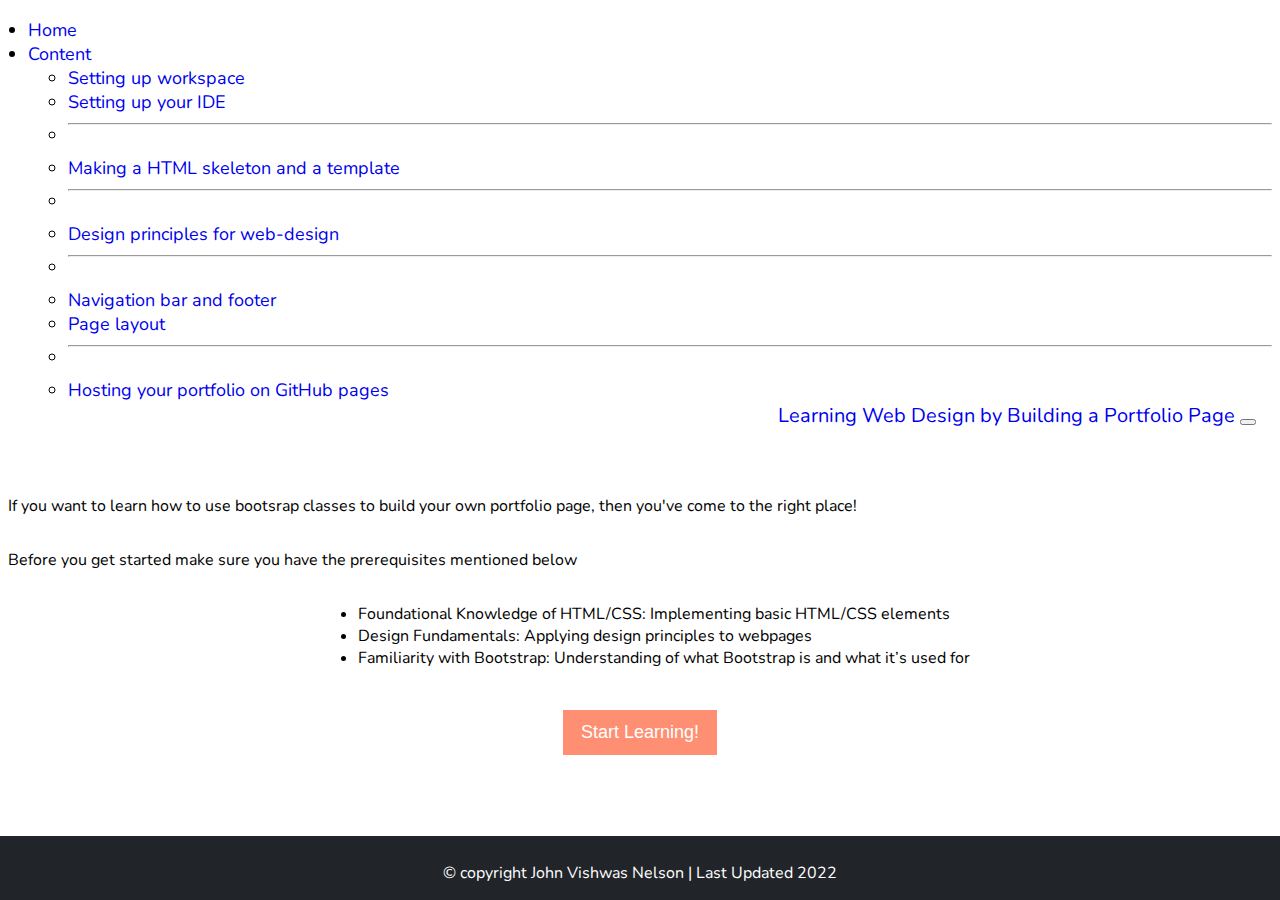
<file: index.html>
<!doctype html>

<html lang="en">

  <head>
    <!-- Required meta tags -->
    <meta charset="utf-8">
    <meta name="viewport" content="width=device-width, initial-scale=1">

    <!--Fonts-->

    <link rel="preconnect" href="https://fonts.googleapis.com">
    <link rel="preconnect" href="https://fonts.gstatic.com" crossorigin>
    <link href="https://fonts.googleapis.com/css2?family=Nunito:ital,wght@0,200;0,300;0,400;0,500;0,600;0,700;0,800;0,900;1,200;1,300;1,400;1,500;1,600;1,700;1,800;1,900&display=swap" rel="stylesheet"> 

    <!-- Bootstrap CSS -->
    <link href="https://cdn.jsdelivr.net/npm/bootstrap@5.1.1/dist/css/bootstrap.min.css" rel="stylesheet" integrity="sha384-F3w7mX95PdgyTmZZMECAngseQB83DfGTowi0iMjiWaeVhAn4FJkqJByhZMI3AhiU" crossorigin="anonymous">
    <link href="css/stylesheet.css" rel="stylesheet">

    <!-- Favicon -->

    

    <title>Learning Web Design by Building a Portfolio Page</title>

  </head>

  <body>

    <nav class="navbar navbar-expand-lg navbar-dark bg-dark">
      <div class="container-fluid">
        
        <div class="collapse navbar-collapse" id="navbarScroll">
          <ul class="navbar-nav me-auto my-2 my-lg-0 navbar-nav-scroll" style="--bs-scroll-height: 100px;">
            <li class="nav-item">
              <a class="nav-link active" aria-current="page" href="#">Home</a>
            </li>
            <li class="nav-item dropdown">
              <a class="nav-link dropdown-toggle" href="#" id="navbarScrollingDropdown" role="button" data-bs-toggle="dropdown" aria-expanded="false">
                Content
              </a>
              <ul class="dropdown-menu" aria-labelledby="navbarScrollingDropdown">
                <li><a class="dropdown-item" href="Pages/p1.html">Setting up workspace</a></li>
                <li><a class="dropdown-item" href="Pages/p2.html">Setting up your IDE</a></li>
                <li><hr class="dropdown-divider"></li>
                <li><a class="dropdown-item" href="Pages/p3.html">Making a HTML skeleton and a template</a></li>
                <li><hr class="dropdown-divider"></li>
                <li><a class="dropdown-item" href="Pages/p4.html">Design principles for web-design</a></li>
                <li><hr class="dropdown-divider"></li>
                <li><a class="dropdown-item" href="Pages/p5.html">Navigation bar and footer</a></li>
                <li><a class="dropdown-item" href="#">Page layout</a></li>
                <li><hr class="dropdown-divider"></li>
                <li><a class="dropdown-item" href="#">Hosting your portfolio on GitHub pages</a></li>
              </ul>
            </li>

            <a class="navbar-brand" href="#">Learning Web Design by Building a Portfolio Page</a>
        <button class="navbar-toggler" type="button" data-bs-toggle="collapse" data-bs-target="#navbarScroll" aria-controls="navbarScroll" aria-expanded="false" aria-label="Toggle navigation">
          <span class="navbar-toggler-icon"></span>
        </button>
          </ul>
        </div>
      </div>
    </nav>

    <div class="container">

      <p>If you want to learn how to use bootsrap classes to build your own portfolio page, then you've come to the right place!</p>
      <p>Before you get started make sure you have the prerequisites mentioned below</p>
      <ul class="full-width pre-reqs">
        <li>Foundational Knowledge of HTML/CSS: Implementing basic HTML/CSS elements</li>
        <li>Design Fundamentals: Applying design principles to webpages</li>
        <li>Familiarity with Bootstrap: Understanding of what Bootstrap is and what it’s used for</li>
      </ul>

      <a href="Pages/p1.html"><button class="button2 center"><span>Start Learning!</span></button></a>

    </div>

    <footer class="footer-fixed">

        <p class="footer-text">© copyright John Vishwas Nelson | Last Updated 2022</p>

    </footer>

    <!-- Optional JavaScript; choose one of the two! -->

    <!-- Option 1: Bootstrap Bundle with Popper -->
    <script src="https://cdn.jsdelivr.net/npm/bootstrap@5.1.1/dist/js/bootstrap.bundle.min.js" integrity="sha384-/bQdsTh/da6pkI1MST/rWKFNjaCP5gBSY4sEBT38Q/9RBh9AH40zEOg7Hlq2THRZ" crossorigin="anonymous"></script>

    <!-- Option 2: Separate Popper and Bootstrap JS -->
    <!--
    <script src="https://cdn.jsdelivr.net/npm/@popperjs/core@2.9.3/dist/umd/popper.min.js" integrity="sha384-W8fXfP3gkOKtndU4JGtKDvXbO53Wy8SZCQHczT5FMiiqmQfUpWbYdTil/SxwZgAN" crossorigin="anonymous"></script>
    <script src="https://cdn.jsdelivr.net/npm/bootstrap@5.1.1/dist/js/bootstrap.min.js" integrity="sha384-skAcpIdS7UcVUC05LJ9Dxay8AXcDYfBJqt1CJ85S/CFujBsIzCIv+l9liuYLaMQ/" crossorigin="anonymous"></script>
    -->
  </body>

</html>
</file>
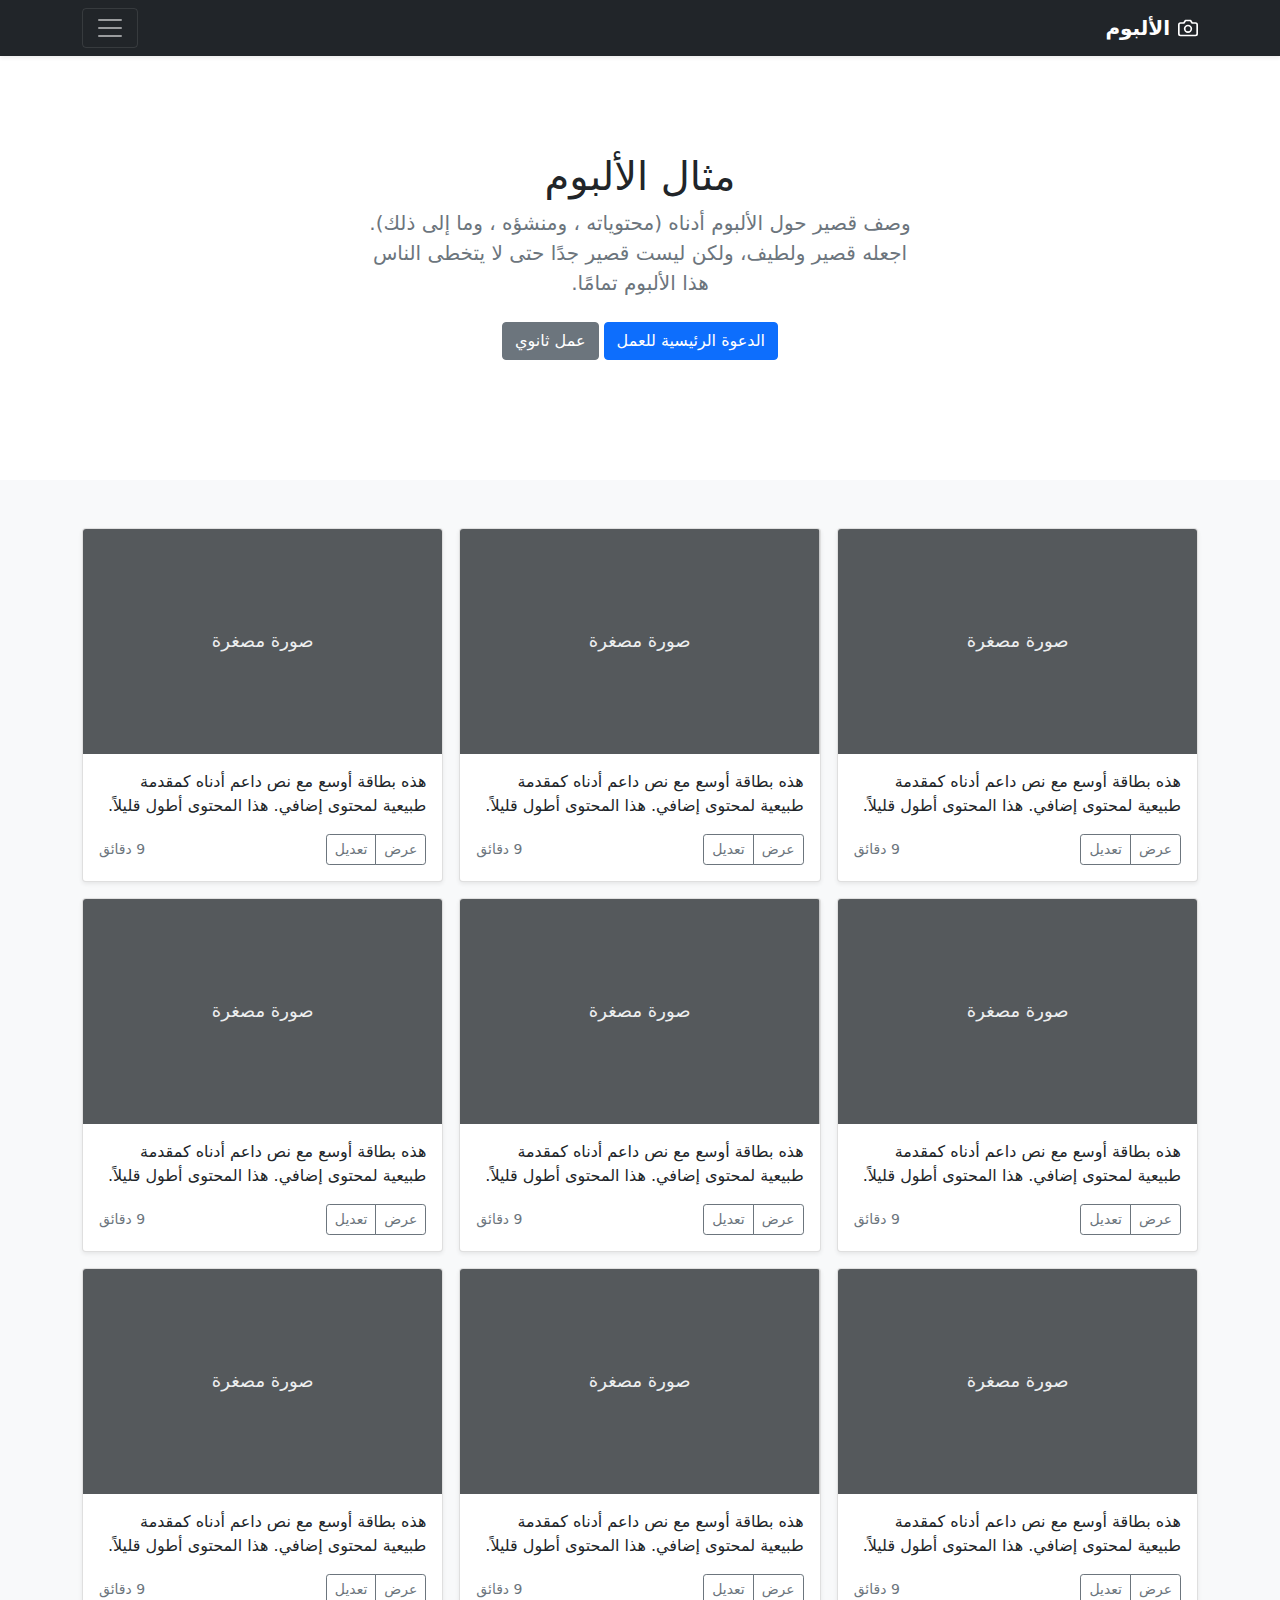
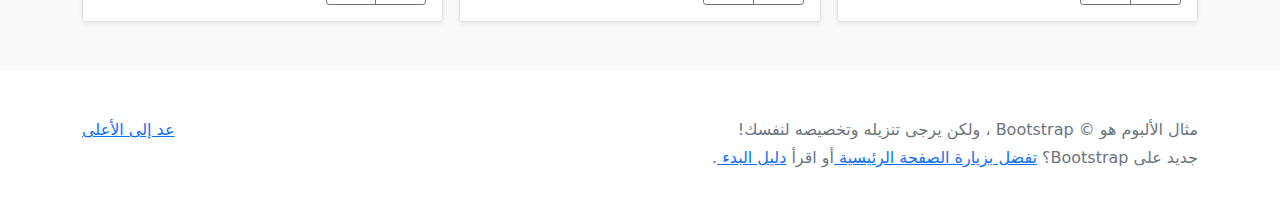
<file: bootstrap-5.1.3-examples/album-rtl/index.html>
<!doctype html>
<html lang="ar" dir="rtl">
  <head>
    <meta charset="utf-8">
    <meta name="viewport" content="width=device-width, initial-scale=1">
    <meta name="description" content="">
    <meta name="author" content="Mark Otto, Jacob Thornton, and Bootstrap contributors">
    <meta name="generator" content="Hugo 0.88.1">
    <title>مثال الألبوم · Bootstrap v5.1</title>

    <link rel="canonical" href="https://getbootstrap.com/docs/5.1/examples/album-rtl/">

    

    <!-- Bootstrap core CSS -->
<link href="../assets/dist/css/bootstrap.rtl.min.css" rel="stylesheet">

    <style>
      .bd-placeholder-img {
        font-size: 1.125rem;
        text-anchor: middle;
        -webkit-user-select: none;
        -moz-user-select: none;
        user-select: none;
      }

      @media (min-width: 768px) {
        .bd-placeholder-img-lg {
          font-size: 3.5rem;
        }
      }
    </style>

    
  </head>
  <body>
    
<header>
  <div class="collapse bg-dark" id="navbarHeader">
    <div class="container">
      <div class="row">
        <div class="col-sm-8 col-md-7 py-4">
          <h4 class="text-white">حول</h4>
          <p class="text-muted">أضف بعض المعلومات حول الألبوم، المؤلف، أو أي سياق خلفية آخر. اجعلها بضع جمل حتى يتمكن الزوار من التقاط بعض التلميحات المفيدة. ثم اربطها ببعض مواقع التواصل الاجتماعي أو معلومات الاتصال.</p>
        </div>
        <div class="col-sm-4 offset-md-1 py-4">
          <h4 class="text-white">تواصل معي</h4>
          <ul class="list-unstyled">
            <li><a href="#" class="text-white">تابعني على تويتر</a></li>
            <li><a href="#" class="text-white">شاركني الإعجاب في فيسبوك</a></li>
            <li><a href="#" class="text-white">راسلني على البريد الإلكتروني</a></li>
          </ul>
        </div>
      </div>
    </div>
  </div>
  <div class="navbar navbar-dark bg-dark shadow-sm">
    <div class="container">
      <a href="#" class="navbar-brand d-flex align-items-center">
        <svg xmlns="http://www.w3.org/2000/svg" width="20" height="20" fill="none" stroke="currentColor" stroke-linecap="round" stroke-linejoin="round" stroke-width="2" aria-hidden="true" class="me-2" viewBox="0 0 24 24"><path d="M23 19a2 2 0 0 1-2 2H3a2 2 0 0 1-2-2V8a2 2 0 0 1 2-2h4l2-3h6l2 3h4a2 2 0 0 1 2 2z"/><circle cx="12" cy="13" r="4"/></svg>
        <strong>الألبوم</strong>
      </a>
      <button class="navbar-toggler" type="button" data-bs-toggle="collapse" data-bs-target="#navbarHeader" aria-controls="navbarHeader" aria-expanded="false" aria-label="تبديل التنقل">
        <span class="navbar-toggler-icon"></span>
      </button>
    </div>
  </div>
</header>

<main>

  <section class="py-5 text-center container">
    <div class="row py-lg-5">
      <div class="col-lg-6 col-md-8 mx-auto">
        <h1 class="fw-light">مثال الألبوم</h1>
        <p class="lead text-muted">وصف قصير حول الألبوم أدناه (محتوياته ، ومنشؤه ، وما إلى ذلك). اجعله قصير ولطيف، ولكن ليست قصير جدًا حتى لا يتخطى الناس هذا الألبوم تمامًا.</p>
        <p>
          <a href="#" class="btn btn-primary my-2">الدعوة الرئيسية للعمل</a>
          <a href="#" class="btn btn-secondary my-2">عمل ثانوي</a>
        </p>
      </div>
    </div>
  </section>

  <div class="album py-5 bg-light">
    <div class="container">

      <div class="row row-cols-1 row-cols-sm-2 row-cols-md-3 g-3">
        <div class="col">
          <div class="card shadow-sm">
            <svg class="bd-placeholder-img card-img-top" width="100%" height="225" xmlns="http://www.w3.org/2000/svg" role="img" aria-label="Placeholder: صورة مصغرة" preserveAspectRatio="xMidYMid slice" focusable="false"><title>Placeholder</title><rect width="100%" height="100%" fill="#55595c"/><text x="50%" y="50%" fill="#eceeef" dy=".3em">صورة مصغرة</text></svg>

            <div class="card-body">
              <p class="card-text">هذه بطاقة أوسع مع نص داعم أدناه كمقدمة طبيعية لمحتوى إضافي. هذا المحتوى أطول قليلاً.</p>
              <div class="d-flex justify-content-between align-items-center">
                <div class="btn-group">
                  <button type="button" class="btn btn-sm btn-outline-secondary">عرض</button>
                  <button type="button" class="btn btn-sm btn-outline-secondary">تعديل</button>
                </div>
                <small class="text-muted">9 دقائق</small>
              </div>
            </div>
          </div>
        </div>
        <div class="col">
          <div class="card shadow-sm">
            <svg class="bd-placeholder-img card-img-top" width="100%" height="225" xmlns="http://www.w3.org/2000/svg" role="img" aria-label="Placeholder: صورة مصغرة" preserveAspectRatio="xMidYMid slice" focusable="false"><title>Placeholder</title><rect width="100%" height="100%" fill="#55595c"/><text x="50%" y="50%" fill="#eceeef" dy=".3em">صورة مصغرة</text></svg>

            <div class="card-body">
              <p class="card-text">هذه بطاقة أوسع مع نص داعم أدناه كمقدمة طبيعية لمحتوى إضافي. هذا المحتوى أطول قليلاً.</p>
              <div class="d-flex justify-content-between align-items-center">
                <div class="btn-group">
                  <button type="button" class="btn btn-sm btn-outline-secondary">عرض</button>
                  <button type="button" class="btn btn-sm btn-outline-secondary">تعديل</button>
                </div>
                <small class="text-muted">9 دقائق</small>
              </div>
            </div>
          </div>
        </div>
        <div class="col">
          <div class="card shadow-sm">
            <svg class="bd-placeholder-img card-img-top" width="100%" height="225" xmlns="http://www.w3.org/2000/svg" role="img" aria-label="Placeholder: صورة مصغرة" preserveAspectRatio="xMidYMid slice" focusable="false"><title>Placeholder</title><rect width="100%" height="100%" fill="#55595c"/><text x="50%" y="50%" fill="#eceeef" dy=".3em">صورة مصغرة</text></svg>

            <div class="card-body">
              <p class="card-text">هذه بطاقة أوسع مع نص داعم أدناه كمقدمة طبيعية لمحتوى إضافي. هذا المحتوى أطول قليلاً.</p>
              <div class="d-flex justify-content-between align-items-center">
                <div class="btn-group">
                  <button type="button" class="btn btn-sm btn-outline-secondary">عرض</button>
                  <button type="button" class="btn btn-sm btn-outline-secondary">تعديل</button>
                </div>
                <small class="text-muted">9 دقائق</small>
              </div>
            </div>
          </div>
        </div>

        <div class="col">
          <div class="card shadow-sm">
            <svg class="bd-placeholder-img card-img-top" width="100%" height="225" xmlns="http://www.w3.org/2000/svg" role="img" aria-label="Placeholder: صورة مصغرة" preserveAspectRatio="xMidYMid slice" focusable="false"><title>Placeholder</title><rect width="100%" height="100%" fill="#55595c"/><text x="50%" y="50%" fill="#eceeef" dy=".3em">صورة مصغرة</text></svg>

            <div class="card-body">
              <p class="card-text">هذه بطاقة أوسع مع نص داعم أدناه كمقدمة طبيعية لمحتوى إضافي. هذا المحتوى أطول قليلاً.</p>
              <div class="d-flex justify-content-between align-items-center">
                <div class="btn-group">
                  <button type="button" class="btn btn-sm btn-outline-secondary">عرض</button>
                  <button type="button" class="btn btn-sm btn-outline-secondary">تعديل</button>
                </div>
                <small class="text-muted">9 دقائق</small>
              </div>
            </div>
          </div>
        </div>
        <div class="col">
          <div class="card shadow-sm">
            <svg class="bd-placeholder-img card-img-top" width="100%" height="225" xmlns="http://www.w3.org/2000/svg" role="img" aria-label="Placeholder: صورة مصغرة" preserveAspectRatio="xMidYMid slice" focusable="false"><title>Placeholder</title><rect width="100%" height="100%" fill="#55595c"/><text x="50%" y="50%" fill="#eceeef" dy=".3em">صورة مصغرة</text></svg>

            <div class="card-body">
              <p class="card-text">هذه بطاقة أوسع مع نص داعم أدناه كمقدمة طبيعية لمحتوى إضافي. هذا المحتوى أطول قليلاً.</p>
              <div class="d-flex justify-content-between align-items-center">
                <div class="btn-group">
                  <button type="button" class="btn btn-sm btn-outline-secondary">عرض</button>
                  <button type="button" class="btn btn-sm btn-outline-secondary">تعديل</button>
                </div>
                <small class="text-muted">9 دقائق</small>
              </div>
            </div>
          </div>
        </div>
        <div class="col">
          <div class="card shadow-sm">
            <svg class="bd-placeholder-img card-img-top" width="100%" height="225" xmlns="http://www.w3.org/2000/svg" role="img" aria-label="Placeholder: صورة مصغرة" preserveAspectRatio="xMidYMid slice" focusable="false"><title>Placeholder</title><rect width="100%" height="100%" fill="#55595c"/><text x="50%" y="50%" fill="#eceeef" dy=".3em">صورة مصغرة</text></svg>

            <div class="card-body">
              <p class="card-text">هذه بطاقة أوسع مع نص داعم أدناه كمقدمة طبيعية لمحتوى إضافي. هذا المحتوى أطول قليلاً.</p>
              <div class="d-flex justify-content-between align-items-center">
                <div class="btn-group">
                  <button type="button" class="btn btn-sm btn-outline-secondary">عرض</button>
                  <button type="button" class="btn btn-sm btn-outline-secondary">تعديل</button>
                </div>
                <small class="text-muted">9 دقائق</small>
              </div>
            </div>
          </div>
        </div>

        <div class="col">
          <div class="card shadow-sm">
            <svg class="bd-placeholder-img card-img-top" width="100%" height="225" xmlns="http://www.w3.org/2000/svg" role="img" aria-label="Placeholder: صورة مصغرة" preserveAspectRatio="xMidYMid slice" focusable="false"><title>Placeholder</title><rect width="100%" height="100%" fill="#55595c"/><text x="50%" y="50%" fill="#eceeef" dy=".3em">صورة مصغرة</text></svg>

            <div class="card-body">
              <p class="card-text">هذه بطاقة أوسع مع نص داعم أدناه كمقدمة طبيعية لمحتوى إضافي. هذا المحتوى أطول قليلاً.</p>
              <div class="d-flex justify-content-between align-items-center">
                <div class="btn-group">
                  <button type="button" class="btn btn-sm btn-outline-secondary">عرض</button>
                  <button type="button" class="btn btn-sm btn-outline-secondary">تعديل</button>
                </div>
                <small class="text-muted">9 دقائق</small>
              </div>
            </div>
          </div>
        </div>
        <div class="col">
          <div class="card shadow-sm">
            <svg class="bd-placeholder-img card-img-top" width="100%" height="225" xmlns="http://www.w3.org/2000/svg" role="img" aria-label="Placeholder: صورة مصغرة" preserveAspectRatio="xMidYMid slice" focusable="false"><title>Placeholder</title><rect width="100%" height="100%" fill="#55595c"/><text x="50%" y="50%" fill="#eceeef" dy=".3em">صورة مصغرة</text></svg>

            <div class="card-body">
              <p class="card-text">هذه بطاقة أوسع مع نص داعم أدناه كمقدمة طبيعية لمحتوى إضافي. هذا المحتوى أطول قليلاً.</p>
              <div class="d-flex justify-content-between align-items-center">
                <div class="btn-group">
                  <button type="button" class="btn btn-sm btn-outline-secondary">عرض</button>
                  <button type="button" class="btn btn-sm btn-outline-secondary">تعديل</button>
                </div>
                <small class="text-muted">9 دقائق</small>
              </div>
            </div>
          </div>
        </div>
        <div class="col">
          <div class="card shadow-sm">
            <svg class="bd-placeholder-img card-img-top" width="100%" height="225" xmlns="http://www.w3.org/2000/svg" role="img" aria-label="Placeholder: صورة مصغرة" preserveAspectRatio="xMidYMid slice" focusable="false"><title>Placeholder</title><rect width="100%" height="100%" fill="#55595c"/><text x="50%" y="50%" fill="#eceeef" dy=".3em">صورة مصغرة</text></svg>

            <div class="card-body">
              <p class="card-text">هذه بطاقة أوسع مع نص داعم أدناه كمقدمة طبيعية لمحتوى إضافي. هذا المحتوى أطول قليلاً.</p>
              <div class="d-flex justify-content-between align-items-center">
                <div class="btn-group">
                  <button type="button" class="btn btn-sm btn-outline-secondary">عرض</button>
                  <button type="button" class="btn btn-sm btn-outline-secondary">تعديل</button>
                </div>
                <small class="text-muted">9 دقائق</small>
              </div>
            </div>
          </div>
        </div>
      </div>
    </div>
  </div>

</main>

<footer class="text-muted py-5">
  <div class="container">
    <p class="float-end mb-1">
      <a href="#">عد إلى الأعلى</a>
    </p>
    <p class="mb-1">مثال الألبوم هو © Bootstrap ، ولكن يرجى تنزيله وتخصيصه لنفسك!</p>
    <p class="mb-0">جديد على Bootstrap؟ <a href="/"> تفضل بزيارة الصفحة الرئيسية </a> أو اقرأ <a href="../getting-started/introduction/ "> دليل البدء </a>.</p>
  </div>
</footer>


    <script src="../assets/dist/js/bootstrap.bundle.min.js"></script>

      
  </body>
</html>
</file>
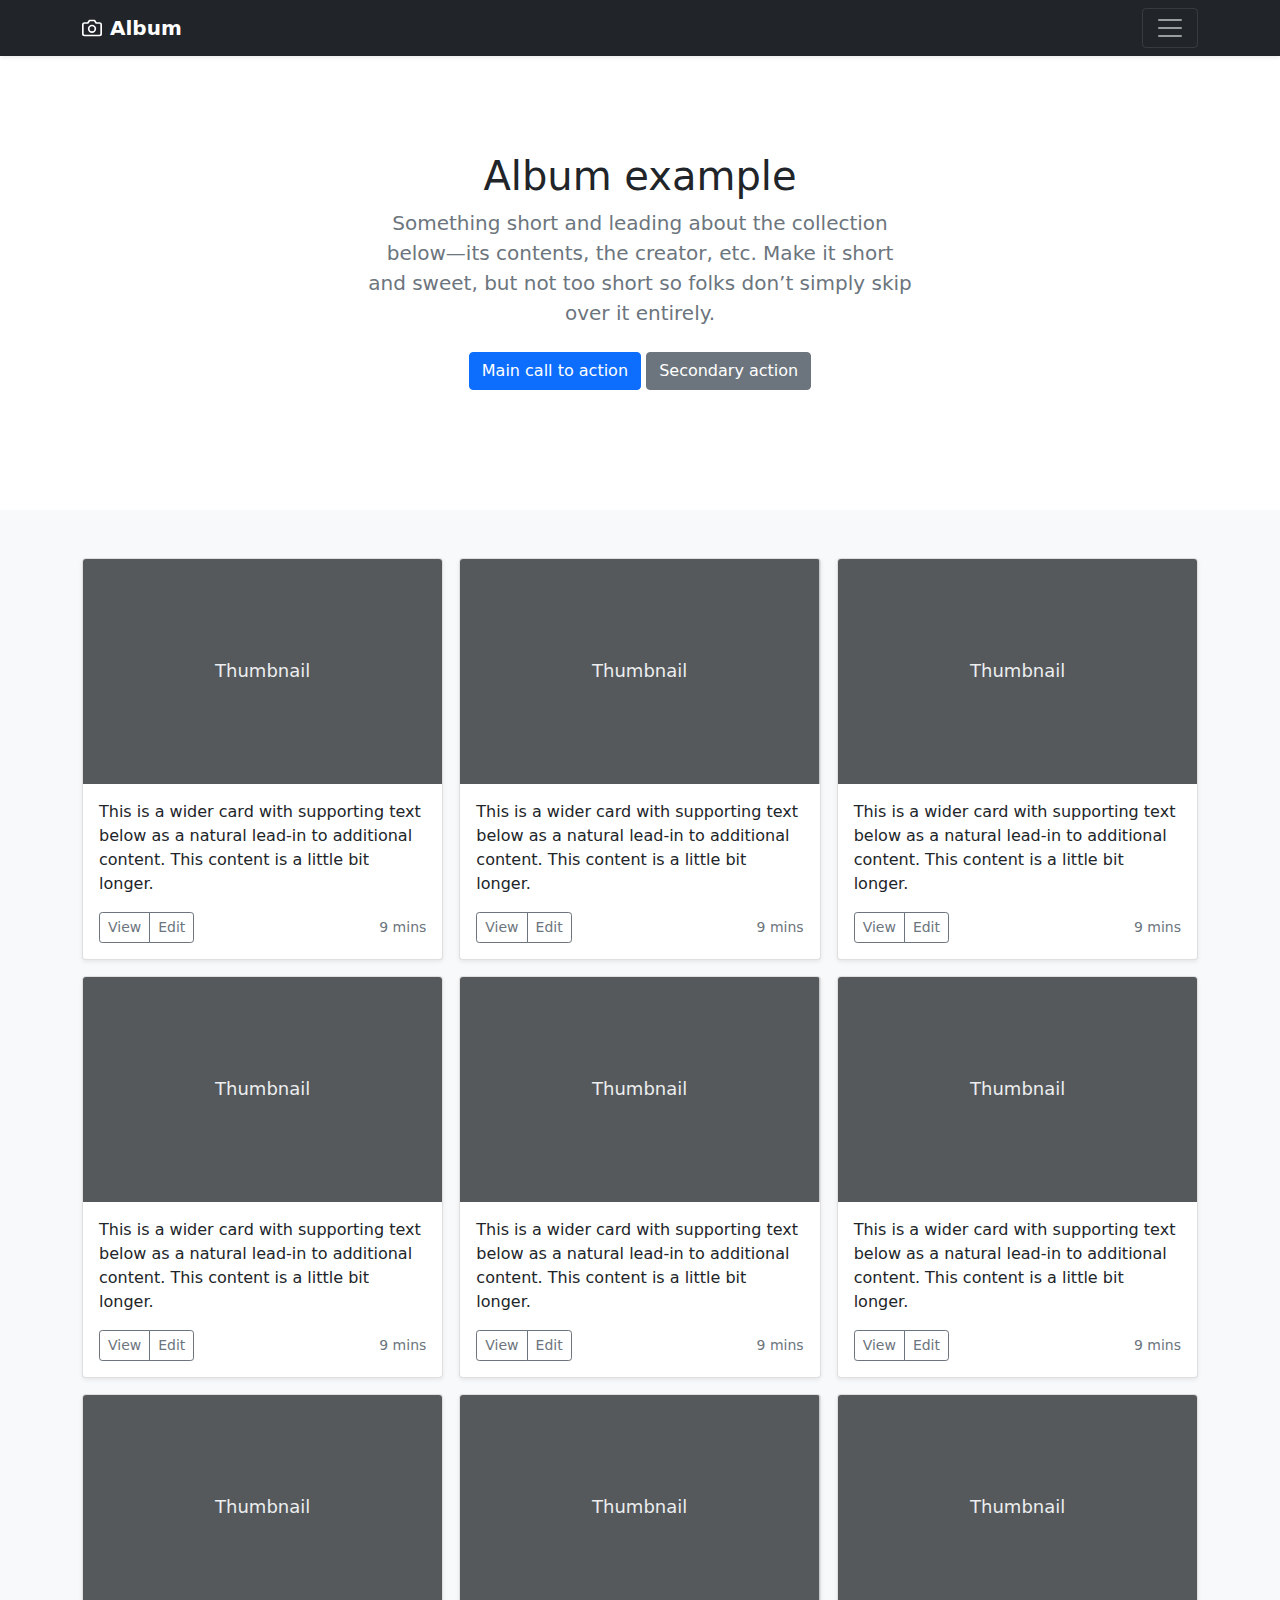
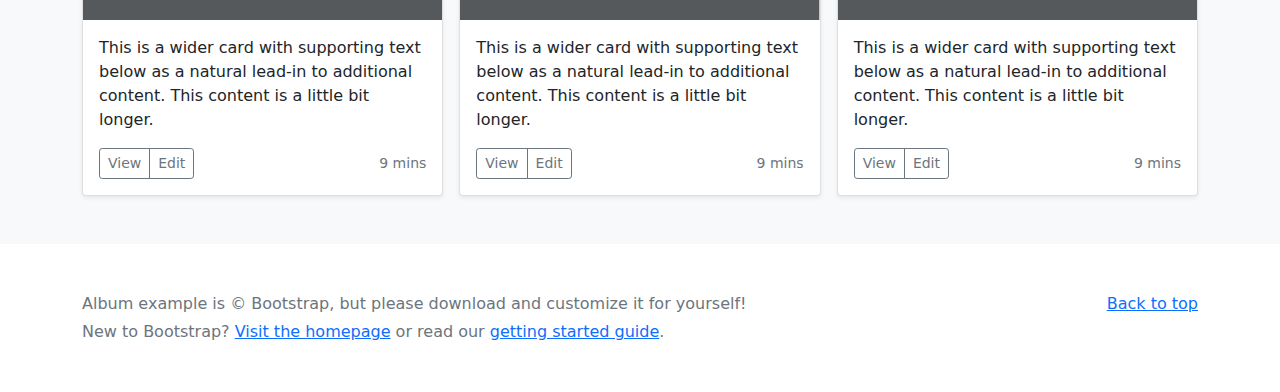
<file: bootstrap-5.1.3-examples/album/index.html>
<!doctype html>
<html lang="en">
  <head>
    <meta charset="utf-8">
    <meta name="viewport" content="width=device-width, initial-scale=1">
    <meta name="description" content="">
    <meta name="author" content="Mark Otto, Jacob Thornton, and Bootstrap contributors">
    <meta name="generator" content="Hugo 0.88.1">
    <title>Album example · Bootstrap v5.1</title>

    <link rel="canonical" href="https://getbootstrap.com/docs/5.1/examples/album/">

    

    <!-- Bootstrap core CSS -->
<link href="../assets/dist/css/bootstrap.min.css" rel="stylesheet">

    <style>
      .bd-placeholder-img {
        font-size: 1.125rem;
        text-anchor: middle;
        -webkit-user-select: none;
        -moz-user-select: none;
        user-select: none;
      }

      @media (min-width: 768px) {
        .bd-placeholder-img-lg {
          font-size: 3.5rem;
        }
      }
    </style>

    
  </head>
  <body>
    
<header>
  <div class="collapse bg-dark" id="navbarHeader">
    <div class="container">
      <div class="row">
        <div class="col-sm-8 col-md-7 py-4">
          <h4 class="text-white">About</h4>
          <p class="text-muted">Add some information about the album below, the author, or any other background context. Make it a few sentences long so folks can pick up some informative tidbits. Then, link them off to some social networking sites or contact information.</p>
        </div>
        <div class="col-sm-4 offset-md-1 py-4">
          <h4 class="text-white">Contact</h4>
          <ul class="list-unstyled">
            <li><a href="#" class="text-white">Follow on Twitter</a></li>
            <li><a href="#" class="text-white">Like on Facebook</a></li>
            <li><a href="#" class="text-white">Email me</a></li>
          </ul>
        </div>
      </div>
    </div>
  </div>
  <div class="navbar navbar-dark bg-dark shadow-sm">
    <div class="container">
      <a href="#" class="navbar-brand d-flex align-items-center">
        <svg xmlns="http://www.w3.org/2000/svg" width="20" height="20" fill="none" stroke="currentColor" stroke-linecap="round" stroke-linejoin="round" stroke-width="2" aria-hidden="true" class="me-2" viewBox="0 0 24 24"><path d="M23 19a2 2 0 0 1-2 2H3a2 2 0 0 1-2-2V8a2 2 0 0 1 2-2h4l2-3h6l2 3h4a2 2 0 0 1 2 2z"/><circle cx="12" cy="13" r="4"/></svg>
        <strong>Album</strong>
      </a>
      <button class="navbar-toggler" type="button" data-bs-toggle="collapse" data-bs-target="#navbarHeader" aria-controls="navbarHeader" aria-expanded="false" aria-label="Toggle navigation">
        <span class="navbar-toggler-icon"></span>
      </button>
    </div>
  </div>
</header>

<main>

  <section class="py-5 text-center container">
    <div class="row py-lg-5">
      <div class="col-lg-6 col-md-8 mx-auto">
        <h1 class="fw-light">Album example</h1>
        <p class="lead text-muted">Something short and leading about the collection below—its contents, the creator, etc. Make it short and sweet, but not too short so folks don’t simply skip over it entirely.</p>
        <p>
          <a href="#" class="btn btn-primary my-2">Main call to action</a>
          <a href="#" class="btn btn-secondary my-2">Secondary action</a>
        </p>
      </div>
    </div>
  </section>

  <div class="album py-5 bg-light">
    <div class="container">

      <div class="row row-cols-1 row-cols-sm-2 row-cols-md-3 g-3">
        <div class="col">
          <div class="card shadow-sm">
            <svg class="bd-placeholder-img card-img-top" width="100%" height="225" xmlns="http://www.w3.org/2000/svg" role="img" aria-label="Placeholder: Thumbnail" preserveAspectRatio="xMidYMid slice" focusable="false"><title>Placeholder</title><rect width="100%" height="100%" fill="#55595c"/><text x="50%" y="50%" fill="#eceeef" dy=".3em">Thumbnail</text></svg>

            <div class="card-body">
              <p class="card-text">This is a wider card with supporting text below as a natural lead-in to additional content. This content is a little bit longer.</p>
              <div class="d-flex justify-content-between align-items-center">
                <div class="btn-group">
                  <button type="button" class="btn btn-sm btn-outline-secondary">View</button>
                  <button type="button" class="btn btn-sm btn-outline-secondary">Edit</button>
                </div>
                <small class="text-muted">9 mins</small>
              </div>
            </div>
          </div>
        </div>
        <div class="col">
          <div class="card shadow-sm">
            <svg class="bd-placeholder-img card-img-top" width="100%" height="225" xmlns="http://www.w3.org/2000/svg" role="img" aria-label="Placeholder: Thumbnail" preserveAspectRatio="xMidYMid slice" focusable="false"><title>Placeholder</title><rect width="100%" height="100%" fill="#55595c"/><text x="50%" y="50%" fill="#eceeef" dy=".3em">Thumbnail</text></svg>

            <div class="card-body">
              <p class="card-text">This is a wider card with supporting text below as a natural lead-in to additional content. This content is a little bit longer.</p>
              <div class="d-flex justify-content-between align-items-center">
                <div class="btn-group">
                  <button type="button" class="btn btn-sm btn-outline-secondary">View</button>
                  <button type="button" class="btn btn-sm btn-outline-secondary">Edit</button>
                </div>
                <small class="text-muted">9 mins</small>
              </div>
            </div>
          </div>
        </div>
        <div class="col">
          <div class="card shadow-sm">
            <svg class="bd-placeholder-img card-img-top" width="100%" height="225" xmlns="http://www.w3.org/2000/svg" role="img" aria-label="Placeholder: Thumbnail" preserveAspectRatio="xMidYMid slice" focusable="false"><title>Placeholder</title><rect width="100%" height="100%" fill="#55595c"/><text x="50%" y="50%" fill="#eceeef" dy=".3em">Thumbnail</text></svg>

            <div class="card-body">
              <p class="card-text">This is a wider card with supporting text below as a natural lead-in to additional content. This content is a little bit longer.</p>
              <div class="d-flex justify-content-between align-items-center">
                <div class="btn-group">
                  <button type="button" class="btn btn-sm btn-outline-secondary">View</button>
                  <button type="button" class="btn btn-sm btn-outline-secondary">Edit</button>
                </div>
                <small class="text-muted">9 mins</small>
              </div>
            </div>
          </div>
        </div>

        <div class="col">
          <div class="card shadow-sm">
            <svg class="bd-placeholder-img card-img-top" width="100%" height="225" xmlns="http://www.w3.org/2000/svg" role="img" aria-label="Placeholder: Thumbnail" preserveAspectRatio="xMidYMid slice" focusable="false"><title>Placeholder</title><rect width="100%" height="100%" fill="#55595c"/><text x="50%" y="50%" fill="#eceeef" dy=".3em">Thumbnail</text></svg>

            <div class="card-body">
              <p class="card-text">This is a wider card with supporting text below as a natural lead-in to additional content. This content is a little bit longer.</p>
              <div class="d-flex justify-content-between align-items-center">
                <div class="btn-group">
                  <button type="button" class="btn btn-sm btn-outline-secondary">View</button>
                  <button type="button" class="btn btn-sm btn-outline-secondary">Edit</button>
                </div>
                <small class="text-muted">9 mins</small>
              </div>
            </div>
          </div>
        </div>
        <div class="col">
          <div class="card shadow-sm">
            <svg class="bd-placeholder-img card-img-top" width="100%" height="225" xmlns="http://www.w3.org/2000/svg" role="img" aria-label="Placeholder: Thumbnail" preserveAspectRatio="xMidYMid slice" focusable="false"><title>Placeholder</title><rect width="100%" height="100%" fill="#55595c"/><text x="50%" y="50%" fill="#eceeef" dy=".3em">Thumbnail</text></svg>

            <div class="card-body">
              <p class="card-text">This is a wider card with supporting text below as a natural lead-in to additional content. This content is a little bit longer.</p>
              <div class="d-flex justify-content-between align-items-center">
                <div class="btn-group">
                  <button type="button" class="btn btn-sm btn-outline-secondary">View</button>
                  <button type="button" class="btn btn-sm btn-outline-secondary">Edit</button>
                </div>
                <small class="text-muted">9 mins</small>
              </div>
            </div>
          </div>
        </div>
        <div class="col">
          <div class="card shadow-sm">
            <svg class="bd-placeholder-img card-img-top" width="100%" height="225" xmlns="http://www.w3.org/2000/svg" role="img" aria-label="Placeholder: Thumbnail" preserveAspectRatio="xMidYMid slice" focusable="false"><title>Placeholder</title><rect width="100%" height="100%" fill="#55595c"/><text x="50%" y="50%" fill="#eceeef" dy=".3em">Thumbnail</text></svg>

            <div class="card-body">
              <p class="card-text">This is a wider card with supporting text below as a natural lead-in to additional content. This content is a little bit longer.</p>
              <div class="d-flex justify-content-between align-items-center">
                <div class="btn-group">
                  <button type="button" class="btn btn-sm btn-outline-secondary">View</button>
                  <button type="button" class="btn btn-sm btn-outline-secondary">Edit</button>
                </div>
                <small class="text-muted">9 mins</small>
              </div>
            </div>
          </div>
        </div>

        <div class="col">
          <div class="card shadow-sm">
            <svg class="bd-placeholder-img card-img-top" width="100%" height="225" xmlns="http://www.w3.org/2000/svg" role="img" aria-label="Placeholder: Thumbnail" preserveAspectRatio="xMidYMid slice" focusable="false"><title>Placeholder</title><rect width="100%" height="100%" fill="#55595c"/><text x="50%" y="50%" fill="#eceeef" dy=".3em">Thumbnail</text></svg>

            <div class="card-body">
              <p class="card-text">This is a wider card with supporting text below as a natural lead-in to additional content. This content is a little bit longer.</p>
              <div class="d-flex justify-content-between align-items-center">
                <div class="btn-group">
                  <button type="button" class="btn btn-sm btn-outline-secondary">View</button>
                  <button type="button" class="btn btn-sm btn-outline-secondary">Edit</button>
                </div>
                <small class="text-muted">9 mins</small>
              </div>
            </div>
          </div>
        </div>
        <div class="col">
          <div class="card shadow-sm">
            <svg class="bd-placeholder-img card-img-top" width="100%" height="225" xmlns="http://www.w3.org/2000/svg" role="img" aria-label="Placeholder: Thumbnail" preserveAspectRatio="xMidYMid slice" focusable="false"><title>Placeholder</title><rect width="100%" height="100%" fill="#55595c"/><text x="50%" y="50%" fill="#eceeef" dy=".3em">Thumbnail</text></svg>

            <div class="card-body">
              <p class="card-text">This is a wider card with supporting text below as a natural lead-in to additional content. This content is a little bit longer.</p>
              <div class="d-flex justify-content-between align-items-center">
                <div class="btn-group">
                  <button type="button" class="btn btn-sm btn-outline-secondary">View</button>
                  <button type="button" class="btn btn-sm btn-outline-secondary">Edit</button>
                </div>
                <small class="text-muted">9 mins</small>
              </div>
            </div>
          </div>
        </div>
        <div class="col">
          <div class="card shadow-sm">
            <svg class="bd-placeholder-img card-img-top" width="100%" height="225" xmlns="http://www.w3.org/2000/svg" role="img" aria-label="Placeholder: Thumbnail" preserveAspectRatio="xMidYMid slice" focusable="false"><title>Placeholder</title><rect width="100%" height="100%" fill="#55595c"/><text x="50%" y="50%" fill="#eceeef" dy=".3em">Thumbnail</text></svg>

            <div class="card-body">
              <p class="card-text">This is a wider card with supporting text below as a natural lead-in to additional content. This content is a little bit longer.</p>
              <div class="d-flex justify-content-between align-items-center">
                <div class="btn-group">
                  <button type="button" class="btn btn-sm btn-outline-secondary">View</button>
                  <button type="button" class="btn btn-sm btn-outline-secondary">Edit</button>
                </div>
                <small class="text-muted">9 mins</small>
              </div>
            </div>
          </div>
        </div>
      </div>
    </div>
  </div>

</main>

<footer class="text-muted py-5">
  <div class="container">
    <p class="float-end mb-1">
      <a href="#">Back to top</a>
    </p>
    <p class="mb-1">Album example is &copy; Bootstrap, but please download and customize it for yourself!</p>
    <p class="mb-0">New to Bootstrap? <a href="/">Visit the homepage</a> or read our <a href="../getting-started/introduction/">getting started guide</a>.</p>
  </div>
</footer>


    <script src="../assets/dist/js/bootstrap.bundle.min.js"></script>

      
  </body>
</html>
</file>
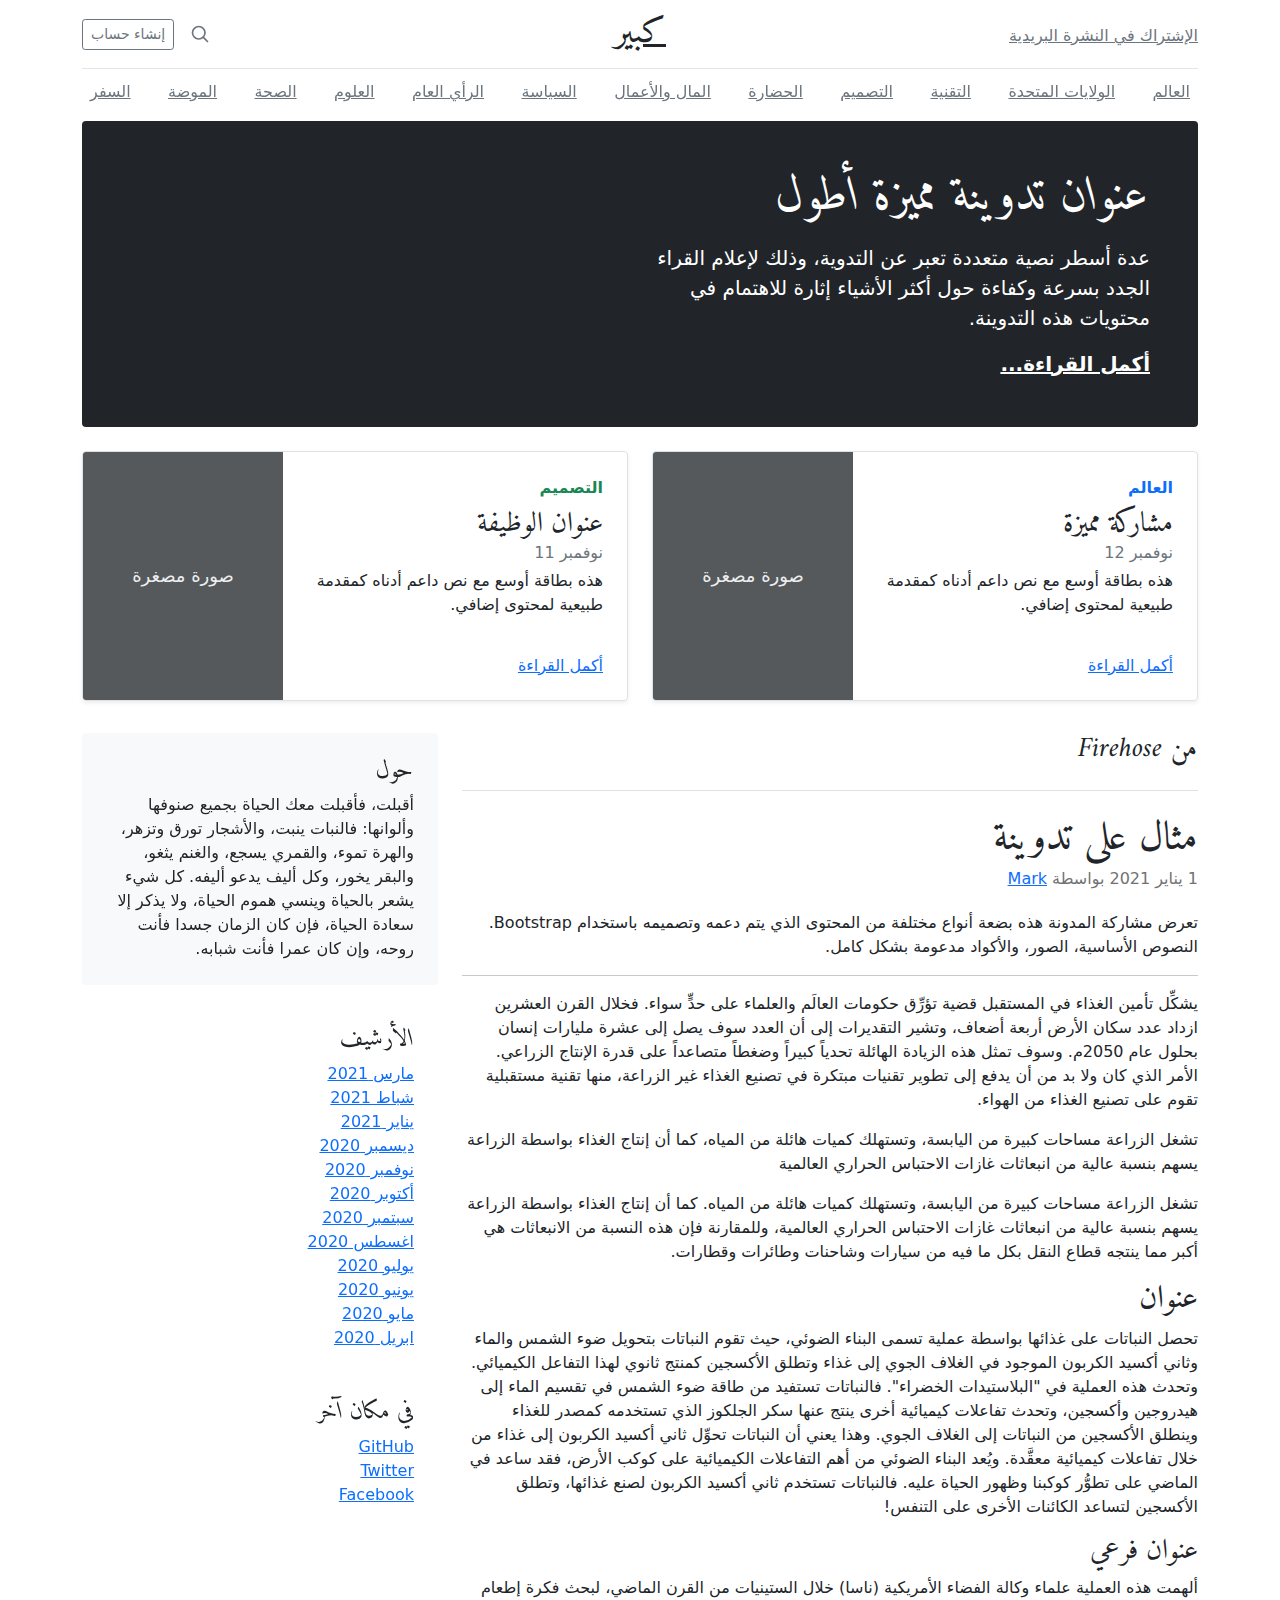
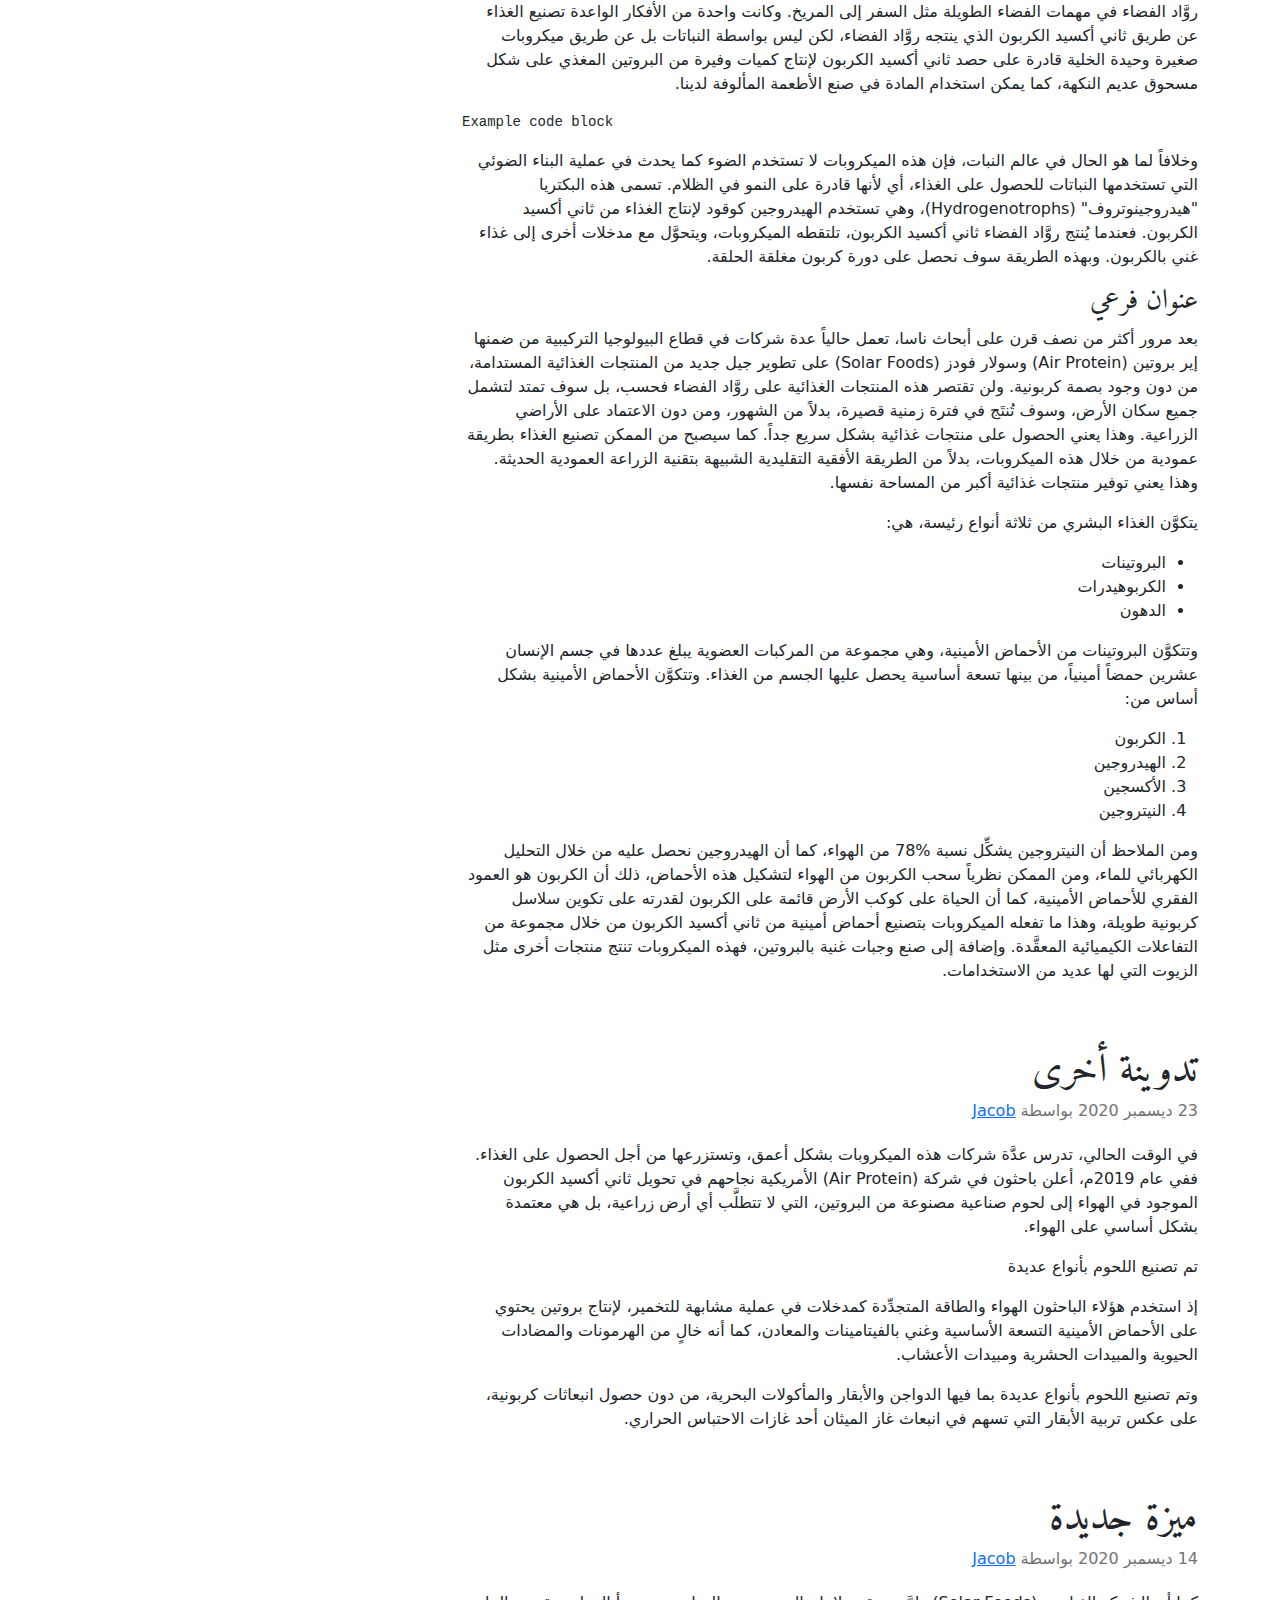
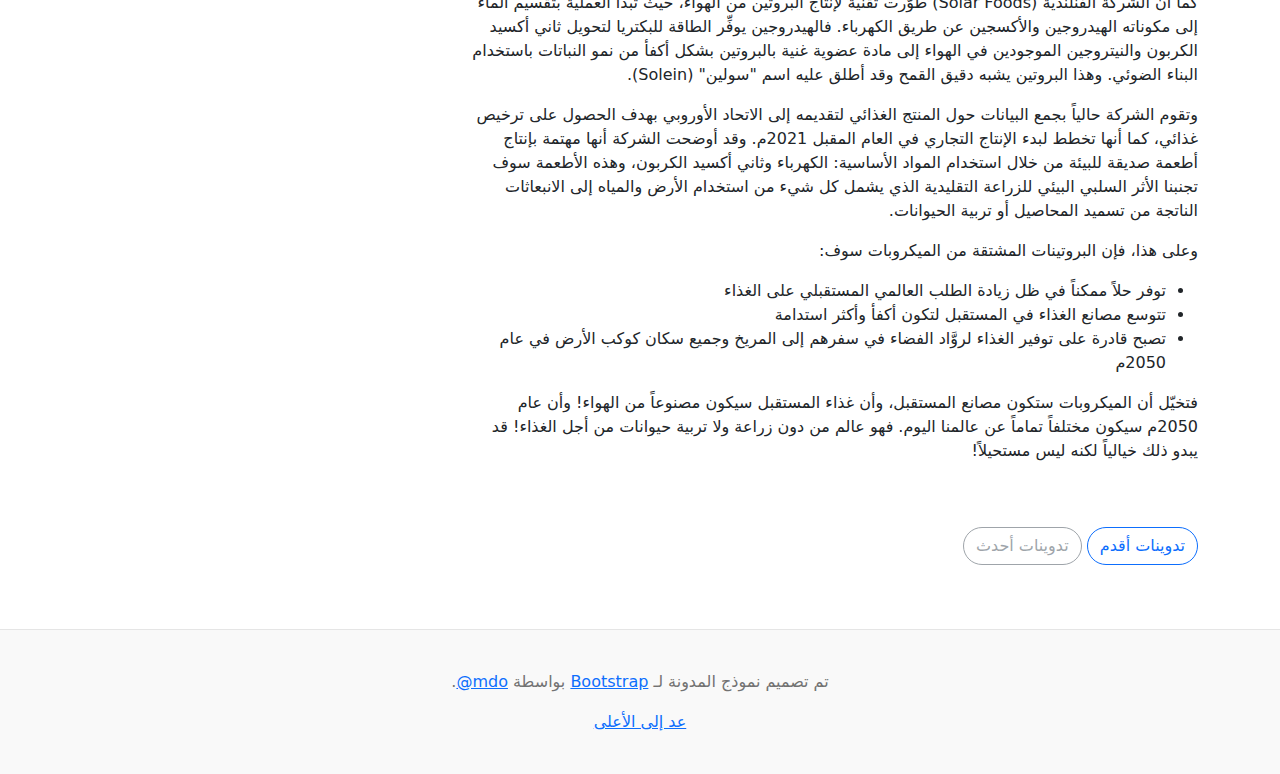
<file: bootstrap-5.1.3-examples/blog-rtl/index.html>
<!doctype html>
<html lang="ar" dir="rtl">
  <head>
    <meta charset="utf-8">
    <meta name="viewport" content="width=device-width, initial-scale=1">
    <meta name="description" content="">
    <meta name="author" content="Mark Otto, Jacob Thornton, and Bootstrap contributors">
    <meta name="generator" content="Hugo 0.88.1">
    <title>قالب المدونة · Bootstrap v5.1</title>

    <link rel="canonical" href="https://getbootstrap.com/docs/5.1/examples/blog-rtl/">

    

    <!-- Bootstrap core CSS -->
<link href="../assets/dist/css/bootstrap.rtl.min.css" rel="stylesheet">

    <style>
      .bd-placeholder-img {
        font-size: 1.125rem;
        text-anchor: middle;
        -webkit-user-select: none;
        -moz-user-select: none;
        user-select: none;
      }

      @media (min-width: 768px) {
        .bd-placeholder-img-lg {
          font-size: 3.5rem;
        }
      }
    </style>

    
    <!-- Custom styles for this template -->
    <link href="https://fonts.googleapis.com/css?family=Amiri:wght@400;700&amp;display=swap" rel="stylesheet">
    <!-- Custom styles for this template -->
    <link href="../blog/blog.rtl.css" rel="stylesheet">
  </head>
  <body>
    
<div class="container">
  <header class="blog-header py-3">
    <div class="row flex-nowrap justify-content-between align-items-center">
      <div class="col-4 pt-1">
        <a class="link-secondary" href="#">الإشتراك في النشرة البريدية</a>
      </div>
      <div class="col-4 text-center">
        <a class="blog-header-logo text-dark" href="#">كبير</a>
      </div>
      <div class="col-4 d-flex justify-content-end align-items-center">
        <a class="link-secondary" href="#" aria-label="بحث">
          <svg xmlns="http://www.w3.org/2000/svg" width="20" height="20" fill="none" stroke="currentColor" stroke-linecap="round" stroke-linejoin="round" stroke-width="2" class="mx-3" role="img" viewBox="0 0 24 24"><title>بحث</title><circle cx="10.5" cy="10.5" r="7.5"/><path d="M21 21l-5.2-5.2"/></svg>
        </a>
        <a class="btn btn-sm btn-outline-secondary" href="#">إنشاء حساب</a>
      </div>
    </div>
  </header>

  <div class="nav-scroller py-1 mb-2">
    <nav class="nav d-flex justify-content-between">
      <a class="p-2 link-secondary" href="#">العالم</a>
      <a class="p-2 link-secondary" href="#">الولايات المتحدة</a>
      <a class="p-2 link-secondary" href="#">التقنية</a>
      <a class="p-2 link-secondary" href="#">التصميم</a>
      <a class="p-2 link-secondary" href="#">الحضارة</a>
      <a class="p-2 link-secondary" href="#">المال والأعمال</a>
      <a class="p-2 link-secondary" href="#">السياسة</a>
      <a class="p-2 link-secondary" href="#">الرأي العام</a>
      <a class="p-2 link-secondary" href="#">العلوم</a>
      <a class="p-2 link-secondary" href="#">الصحة</a>
      <a class="p-2 link-secondary" href="#">الموضة</a>
      <a class="p-2 link-secondary" href="#">السفر</a>
    </nav>
  </div>
</div>

<main class="container">
  <div class="p-4 p-md-5 mb-4 text-white rounded bg-dark">
    <div class="col-md-6 px-0">
      <h1 class="display-4 fst-italic">عنوان تدوينة مميزة أطول</h1>
      <p class="lead my-3">عدة أسطر نصية متعددة تعبر عن التدوية، وذلك لإعلام القراء الجدد بسرعة وكفاءة حول أكثر الأشياء إثارة للاهتمام في محتويات هذه التدوينة.</p>
      <p class="lead mb-0"><a href="#" class="text-white fw-bold">أكمل القراءة...</a></p>
    </div>
  </div>

  <div class="row mb-2">
    <div class="col-md-6">
      <div class="row g-0 border rounded overflow-hidden flex-md-row mb-4 shadow-sm h-md-250 position-relative">
        <div class="col p-4 d-flex flex-column position-static">
          <strong class="d-inline-block mb-2 text-primary">العالم</strong>
          <h3 class="mb-0">مشاركة مميزة</h3>
          <div class="mb-1 text-muted">نوفمبر 12</div>
          <p class="card-text mb-auto">هذه بطاقة أوسع مع نص داعم أدناه كمقدمة طبيعية لمحتوى إضافي.</p>
          <a href="#" class="stretched-link">أكمل القراءة</a>
        </div>
        <div class="col-auto d-none d-lg-block">
          <svg class="bd-placeholder-img" width="200" height="250" xmlns="http://www.w3.org/2000/svg" role="img" aria-label="Placeholder: صورة مصغرة" preserveAspectRatio="xMidYMid slice" focusable="false"><title>Placeholder</title><rect width="100%" height="100%" fill="#55595c"/><text x="50%" y="50%" fill="#eceeef" dy=".3em">صورة مصغرة</text></svg>

        </div>
      </div>
    </div>
    <div class="col-md-6">
      <div class="row g-0 border rounded overflow-hidden flex-md-row mb-4 shadow-sm h-md-250 position-relative">
        <div class="col p-4 d-flex flex-column position-static">
          <strong class="d-inline-block mb-2 text-success">التصميم</strong>
          <h3 class="mb-0">عنوان الوظيفة</h3>
          <div class="mb-1 text-muted">نوفمبر 11</div>
          <p class="mb-auto">هذه بطاقة أوسع مع نص داعم أدناه كمقدمة طبيعية لمحتوى إضافي.</p>
          <a href="#" class="stretched-link">أكمل القراءة</a>
        </div>
        <div class="col-auto d-none d-lg-block">
          <svg class="bd-placeholder-img" width="200" height="250" xmlns="http://www.w3.org/2000/svg" role="img" aria-label="Placeholder: صورة مصغرة" preserveAspectRatio="xMidYMid slice" focusable="false"><title>Placeholder</title><rect width="100%" height="100%" fill="#55595c"/><text x="50%" y="50%" fill="#eceeef" dy=".3em">صورة مصغرة</text></svg>

        </div>
      </div>
    </div>
  </div>

  <div class="row">
    <div class="col-md-8">
      <h3 class="pb-4 mb-4 fst-italic border-bottom">
        من Firehose
      </h3>

      <article class="blog-post">
        <h2 class="blog-post-title">مثال على تدوينة</h2>
        <p class="blog-post-meta">1 يناير 2021 بواسطة <a href="#"> Mark </a></p>

        <p>تعرض مشاركة المدونة هذه بضعة أنواع مختلفة من المحتوى الذي يتم دعمه وتصميمه باستخدام Bootstrap. النصوص الأساسية، الصور، والأكواد مدعومة بشكل كامل.</p>
        <hr>
        <p>يشكِّل تأمين الغذاء في المستقبل قضية تؤرِّق حكومات العالَم والعلماء على حدٍّ سواء. فخلال القرن العشرين ازداد عدد سكان الأرض أربعة أضعاف، وتشير التقديرات إلى أن العدد سوف يصل إلى عشرة مليارات إنسان بحلول عام 2050م. وسوف تمثل هذه الزيادة الهائلة تحدياً كبيراً وضغطاً متصاعداً على قدرة الإنتاج الزراعي. الأمر الذي كان ولا بد من أن يدفع إلى تطوير تقنيات مبتكرة في تصنيع الغذاء غير الزراعة، منها تقنية مستقبلية تقوم على تصنيع الغذاء من الهواء.</p>
        <blockquote>
          <p>تشغل الزراعة مساحات كبيرة من اليابسة، وتستهلك كميات هائلة من المياه، كما أن إنتاج الغذاء بواسطة الزراعة يسهم بنسبة عالية من انبعاثات غازات الاحتباس الحراري العالمية</p>
        </blockquote>
        <p>تشغل الزراعة مساحات كبيرة من اليابسة، وتستهلك كميات هائلة من المياه. كما أن إنتاج الغذاء بواسطة الزراعة يسهم بنسبة عالية من انبعاثات غازات الاحتباس الحراري العالمية، وللمقارنة فإن هذه النسبة من الانبعاثات هي أكبر مما ينتجه قطاع النقل بكل ما فيه من سيارات وشاحنات وطائرات وقطارات.</p>
        <h2>عنوان</h2>
        <p>تحصل النباتات على غذائها بواسطة عملية تسمى البناء الضوئي، حيث تقوم النباتات بتحويل ضوء الشمس والماء وثاني أكسيد الكربون الموجود في الغلاف الجوي إلى غذاء وتطلق الأكسجين كمنتج ثانوي لهذا التفاعل الكيميائي. وتحدث هذه العملية في "البلاستيدات الخضراء". فالنباتات تستفيد من طاقة ضوء الشمس في تقسيم الماء إلى هيدروجين وأكسجين، وتحدث تفاعلات كيميائية أخرى ينتج عنها سكر الجلكوز الذي تستخدمه كمصدر للغذاء وينطلق الأكسجين من النباتات إلى الغلاف الجوي. وهذا يعني أن النباتات تحوِّل ثاني أكسيد الكربون إلى غذاء من خلال تفاعلات كيميائية معقَّدة. ويُعد البناء الضوئي من أهم التفاعلات الكيميائية على كوكب الأرض، فقد ساعد في الماضي على تطوُّر كوكبنا وظهور الحياة عليه. فالنباتات تستخدم ثاني أكسيد الكربون لصنع غذائها، وتطلق الأكسجين لتساعد الكائنات الأخرى على التنفس!</p>
        <h3>عنوان فرعي</h3>
        <p>ألهمت هذه العملية علماء وكالة الفضاء الأمريكية (ناسا) خلال الستينيات من القرن الماضي، لبحث فكرة إطعام روَّاد الفضاء في مهمات الفضاء الطويلة مثل السفر إلى المريخ. وكانت واحدة من الأفكار الواعدة تصنيع الغذاء عن طريق ثاني أكسيد الكربون الذي ينتجه روَّاد الفضاء، لكن ليس بواسطة النباتات بل عن طريق ميكروبات صغيرة وحيدة الخلية قادرة على حصد ثاني أكسيد الكربون لإنتاج كميات وفيرة من البروتين المغذي على شكل مسحوق عديم النكهة، كما يمكن استخدام المادة في صنع الأطعمة المألوفة لدينا.</p>
        <pre><code>Example code block</code></pre>
        <p>وخلافاً لما هو الحال في عالم النبات، فإن هذه الميكروبات لا تستخدم الضوء كما يحدث في عملية البناء الضوئي التي تستخدمها النباتات للحصول على الغذاء، أي لأنها قادرة على النمو في الظلام. تسمى هذه البكتريا "هيدروجينوتروف" (Hydrogenotrophs)، وهي تستخدم الهيدروجين كوقود لإنتاج الغذاء من ثاني أكسيد الكربون. فعندما يُنتج روَّاد الفضاء ثاني أكسيد الكربون، تلتقطه الميكروبات، ويتحوَّل مع مدخلات أخرى إلى غذاء غني بالكربون. وبهذه الطريقة سوف نحصل على دورة كربون مغلقة الحلقة.</p>
        <h3>عنوان فرعي</h3>
        <p>بعد مرور أكثر من نصف قرن على أبحاث ناسا، تعمل حالياً عدة شركات في قطاع البيولوجيا التركيبية من ضمنها إير بروتين (Air Protein) وسولار فودز (Solar Foods) على تطوير جيل جديد من المنتجات الغذائية المستدامة، من دون وجود بصمة كربونية. ولن تقتصر هذه المنتجات الغذائية على روَّاد الفضاء فحسب، بل سوف تمتد لتشمل جميع سكان الأرض، وسوف تُنتَج في فترة زمنية قصيرة، بدلاً من الشهور، ومن دون الاعتماد على الأراضي الزراعية. وهذا يعني الحصول على منتجات غذائية بشكل سريع جداً. كما سيصبح من الممكن تصنيع الغذاء بطريقة عمودية من خلال هذه الميكروبات، بدلاً من الطريقة الأفقية التقليدية الشبيهة بتقنية الزراعة العمودية الحديثة. وهذا يعني توفير منتجات غذائية أكبر من المساحة نفسها.</p>
        <p>يتكوَّن الغذاء البشري من ثلاثة أنواع رئيسة، هي:</p>
        <ul>
          <li>البروتينات</li>
          <li>الكربوهيدرات</li>
          <li>الدهون</li>
        </ul>
        <p>وتتكوَّن البروتينات من الأحماض الأمينية، وهي مجموعة من المركبات العضوية يبلغ عددها في جسم الإنسان عشرين حمضاً أمينياً، من بينها تسعة أساسية يحصل عليها الجسم من الغذاء. وتتكوَّن الأحماض الأمينية بشكل أساس من:</p>
        <ol>
          <li>الكربون</li>
          <li>الهيدروجين</li>
          <li>الأكسجين</li>
          <li>النيتروجين</li>
        </ol>
        <p>ومن الملاحظ أن النيتروجين يشكِّل نسبة %78 من الهواء، كما أن الهيدروجين نحصل عليه من خلال التحليل الكهربائي للماء، ومن الممكن نظرياً سحب الكربون من الهواء لتشكيل هذه الأحماض، ذلك أن الكربون هو العمود الفقري للأحماض الأمينية، كما أن الحياة على كوكب الأرض قائمة على الكربون لقدرته على تكوين سلاسل كربونية طويلة، وهذا ما تفعله الميكروبات بتصنيع أحماض أمينية من ثاني أكسيد الكربون من خلال مجموعة من التفاعلات الكيميائية المعقَّدة. وإضافة إلى صنع وجبات غنية بالبروتين، فهذه الميكروبات تنتج منتجات أخرى مثل الزيوت التي لها عديد من الاستخدامات.</p>
      </article>

      <article class="blog-post">
        <h2 class="blog-post-title">تدوينة أخرى</h2>
        <p class="blog-post-meta">23 ديسمبر 2020 بواسطة <a href="#">Jacob</a></p>

        <p>في الوقت الحالي، تدرس عدَّة شركات هذه الميكروبات بشكل أعمق، وتستزرعها من أجل الحصول على الغذاء. ففي عام 2019م، أعلن باحثون في شركة (Air Protein) الأمريكية نجاحهم في تحويل ثاني أكسيد الكربون الموجود في الهواء إلى لحوم صناعية مصنوعة من البروتين، التي لا تتطلَّب أي أرض زراعية، بل هي معتمدة بشكل أساسي على الهواء.</p>
        <blockquote>
          <p>تم تصنيع اللحوم بأنواع عديدة</p>
        </blockquote>
        <p>إذ استخدم هؤلاء الباحثون الهواء والطاقة المتجدِّدة كمدخلات في عملية مشابهة للتخمير، لإنتاج بروتين يحتوي على الأحماض الأمينية التسعة الأساسية وغني بالفيتامينات والمعادن، كما أنه خالٍ من الهرمونات والمضادات الحيوية والمبيدات الحشرية ومبيدات الأعشاب.</p>
        <p> وتم تصنيع اللحوم بأنواع عديدة بما فيها الدواجن والأبقار والمأكولات البحرية، من دون حصول انبعاثات كربونية، على عكس تربية الأبقار التي تسهم في انبعاث غاز الميثان أحد غازات الاحتباس الحراري.</p>
      </article>

      <article class="blog-post">
        <h2 class="blog-post-title">ميزة جديدة</h2>
        <p class="blog-post-meta">14 ديسمبر 2020 بواسطة <a href="#">Jacob</a></p>

        <p>كما أن الشركة الفنلندية (Solar Foods) طوَّرت تقنية لإنتاج البروتين من الهواء، حيث تبدأ العملية بتقسيم الماء إلى مكوناته الهيدروجين والأكسجين عن طريق الكهرباء. فالهيدروجين يوفِّر الطاقة للبكتريا لتحويل ثاني أكسيد الكربون والنيتروجين الموجودين في الهواء إلى مادة عضوية غنية بالبروتين بشكل أكفأ من نمو النباتات باستخدام البناء الضوئي. وهذا البروتين يشبه دقيق القمح وقد أطلق عليه اسم "سولين" (Solein).</p>
        <p>وتقوم الشركة حالياً بجمع البيانات حول المنتج الغذائي لتقديمه إلى الاتحاد الأوروبي بهدف الحصول على ترخيص غذائي، كما أنها تخطط لبدء الإنتاج التجاري في العام المقبل 2021م. وقد أوضحت الشركة أنها مهتمة بإنتاج أطعمة صديقة للبيئة من خلال استخدام المواد الأساسية: الكهرباء وثاني أكسيد الكربون، وهذه الأطعمة سوف تجنبنا الأثر السلبي البيئي للزراعة التقليدية الذي يشمل كل شيء من استخدام الأرض والمياه إلى الانبعاثات الناتجة من تسميد المحاصيل أو تربية الحيوانات.</p>
        <p>وعلى هذا، فإن البروتينات المشتقة من الميكروبات سوف:</p>
        <ul>
          <li>توفر حلاً ممكناً في ظل زيادة الطلب العالمي المستقبلي على الغذاء</li>
          <li>تتوسع مصانع الغذاء في المستقبل لتكون أكفأ وأكثر استدامة</li>
          <li>تصبح قادرة على توفير الغذاء لروَّاد الفضاء في سفرهم إلى المريخ وجميع سكان كوكب الأرض في عام 2050م</li>
        </ul>
        <p>فتخيّل أن الميكروبات ستكون مصانع المستقبل، وأن غذاء المستقبل سيكون مصنوعاً من الهواء! وأن عام 2050م سيكون مختلفاً تماماً عن عالمنا اليوم. فهو عالم من دون زراعة ولا تربية حيوانات من أجل الغذاء! قد يبدو ذلك خيالياً لكنه ليس مستحيلاً!</p>
      </article>

      <nav class="blog-pagination" aria-label="Pagination">
        <a class="btn btn-outline-primary" href="#">تدوينات أقدم</a>
        <a class="btn btn-outline-secondary disabled">تدوينات أحدث</a>
      </nav>

    </div>

    <div class="col-md-4">
      <div class="position-sticky" style="top: 2rem;">
        <div class="p-4 mb-3 bg-light rounded">
          <h4 class="fst-italic">حول</h4>
          <p class="mb-0">أقبلت، فأقبلت معك الحياة بجميع صنوفها وألوانها: فالنبات ينبت، والأشجار تورق وتزهر، والهرة تموء، والقمري يسجع، والغنم يثغو، والبقر يخور، وكل أليف يدعو أليفه. كل شيء يشعر بالحياة وينسي هموم الحياة، ولا يذكر إلا سعادة الحياة، فإن كان الزمان جسدا فأنت روحه، وإن كان عمرا فأنت شبابه.</p>
        </div>

        <div class="p-4">
          <h4 class="fst-italic">الأرشيف</h4>
          <ol class="list-unstyled mb-0">
            <li><a href="#">مارس 2021</a></li>
            <li><a href="#">شباط 2021</a></li>
            <li><a href="#">يناير 2021</a></li>
            <li><a href="#">ديسمبر 2020</a></li>
            <li><a href="#">نوفمبر 2020</a></li>
            <li><a href="#">أكتوبر 2020</a></li>
            <li><a href="#">سبتمبر 2020</a></li>
            <li><a href="#">اغسطس 2020</a></li>
            <li><a href="#">يوليو 2020</a></li>
            <li><a href="#">يونيو 2020</a></li>
            <li><a href="#">مايو 2020</a></li>
            <li><a href="#">ابريل 2020</a></li>
          </ol>
        </div>

        <div class="p-4">
          <h4 class="fst-italic">في مكان آخر</h4>
          <ol class="list-unstyled">
            <li><a href="#">GitHub</a></li>
            <li><a href="#">Twitter</a></li>
            <li><a href="#">Facebook</a></li>
          </ol>
        </div>
      </div>
    </div>
  </div>

</main>

<footer class="blog-footer">
  <p>تم تصميم نموذج المدونة لـ <a href="https://getbootstrap.com/">Bootstrap</a> بواسطة <a href="https://twitter.com/mdo"><bdi lang="en" dir="ltr">@mdo</bdi></a>.</p>
  <p>
    <a href="#">عد إلى الأعلى</a>
  </p>
</footer>


    
  </body>
</html>
</file>
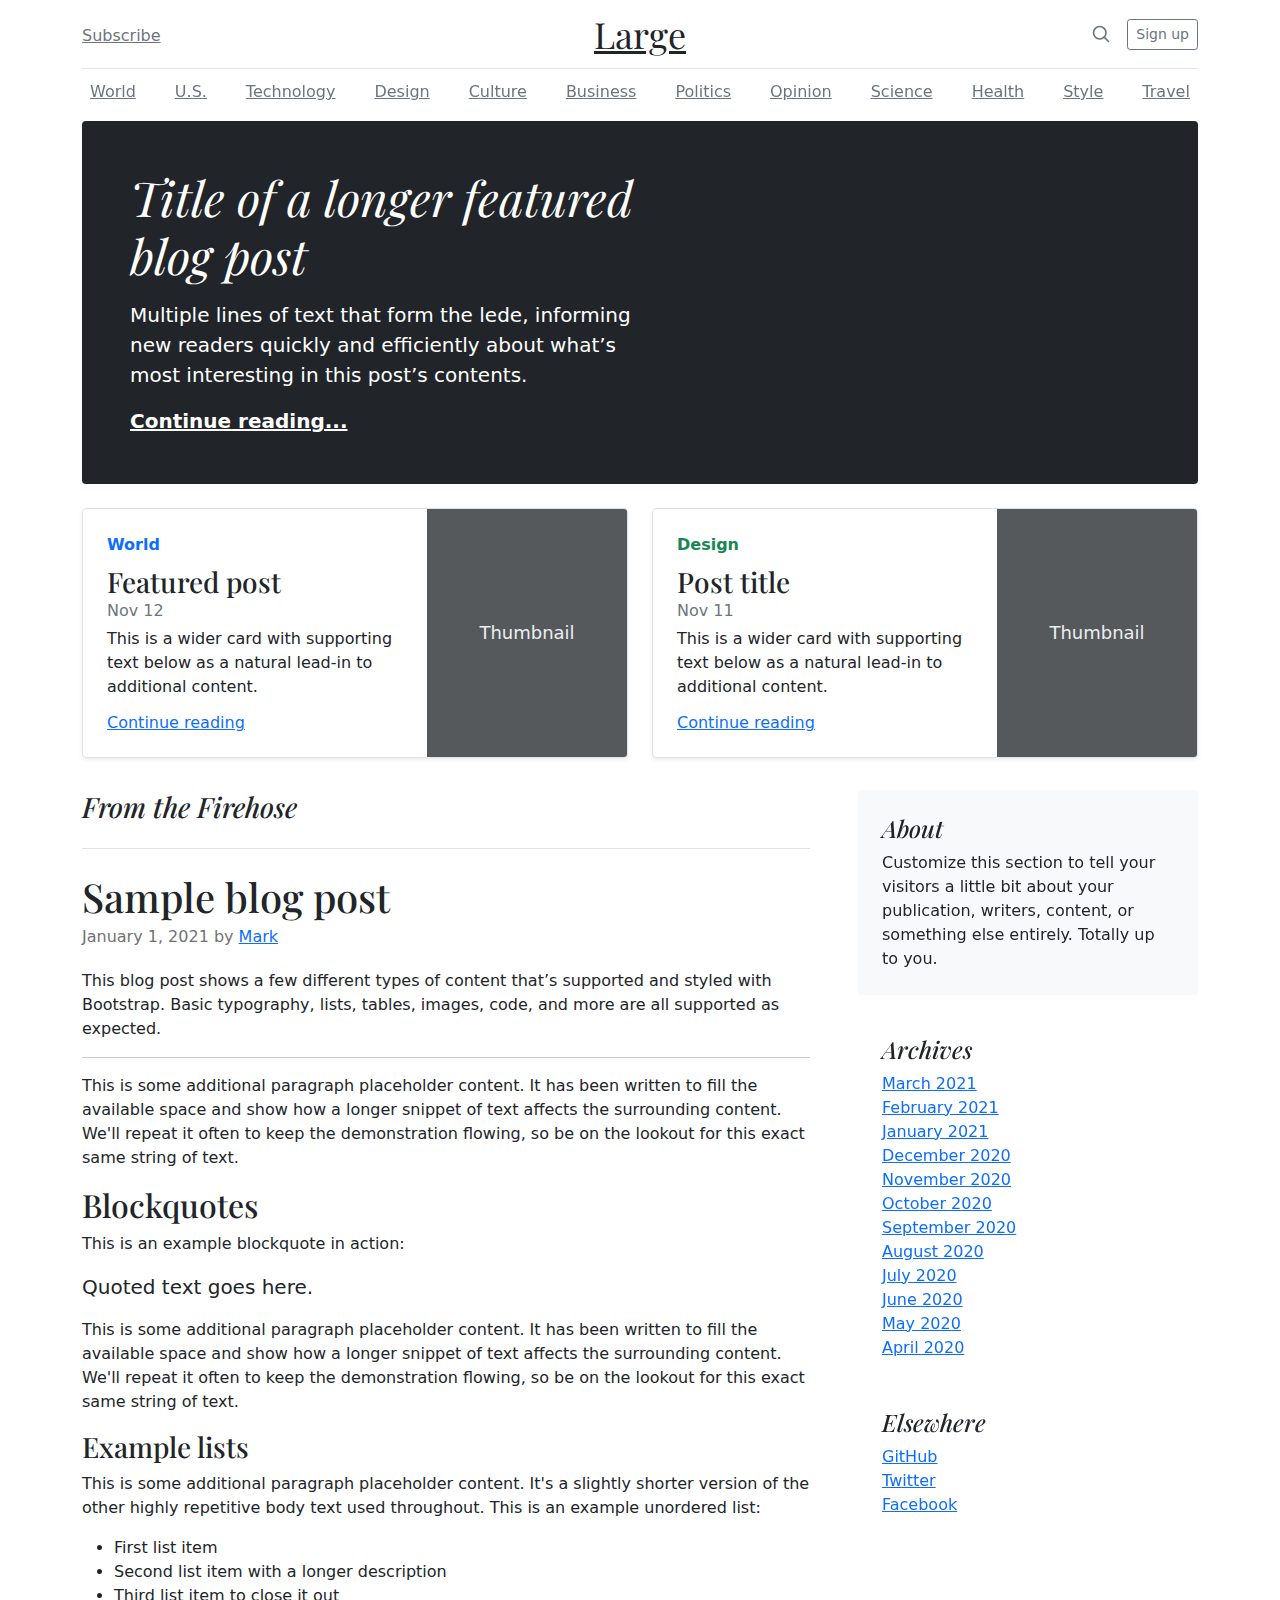
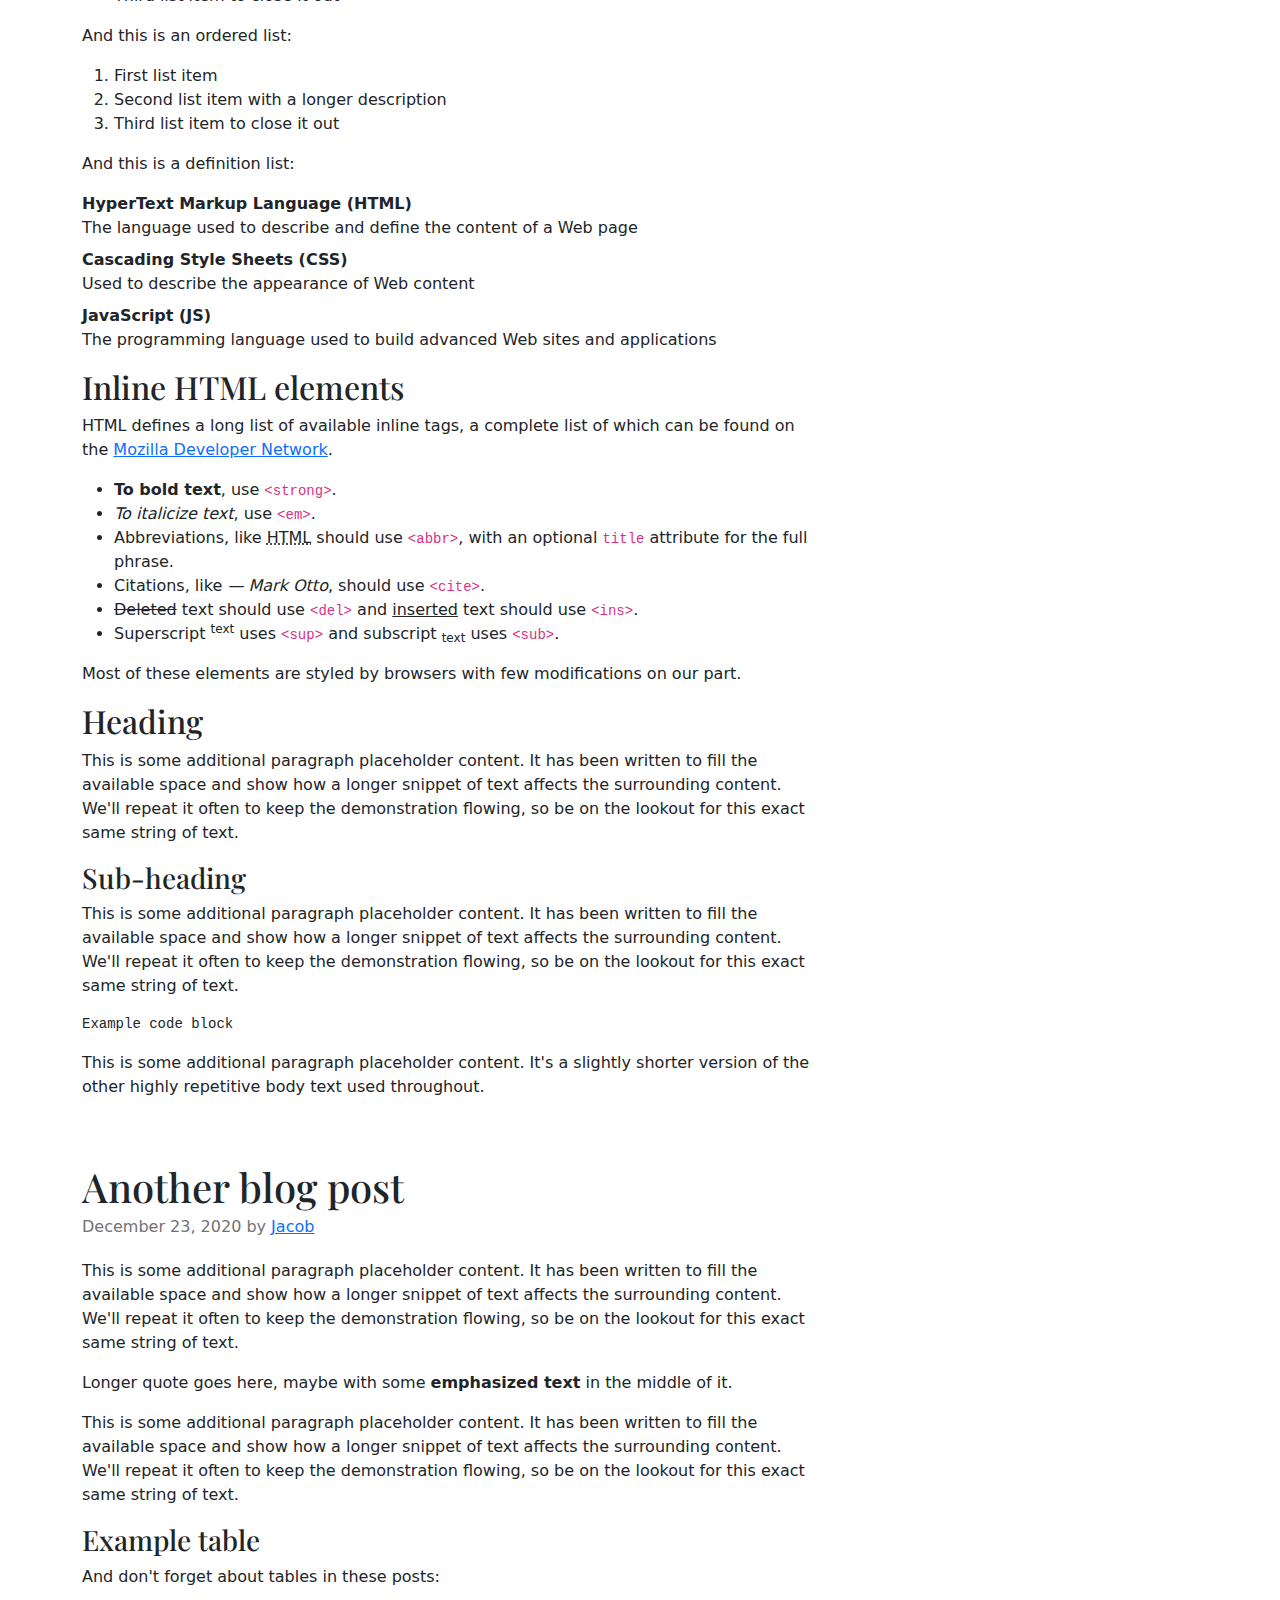
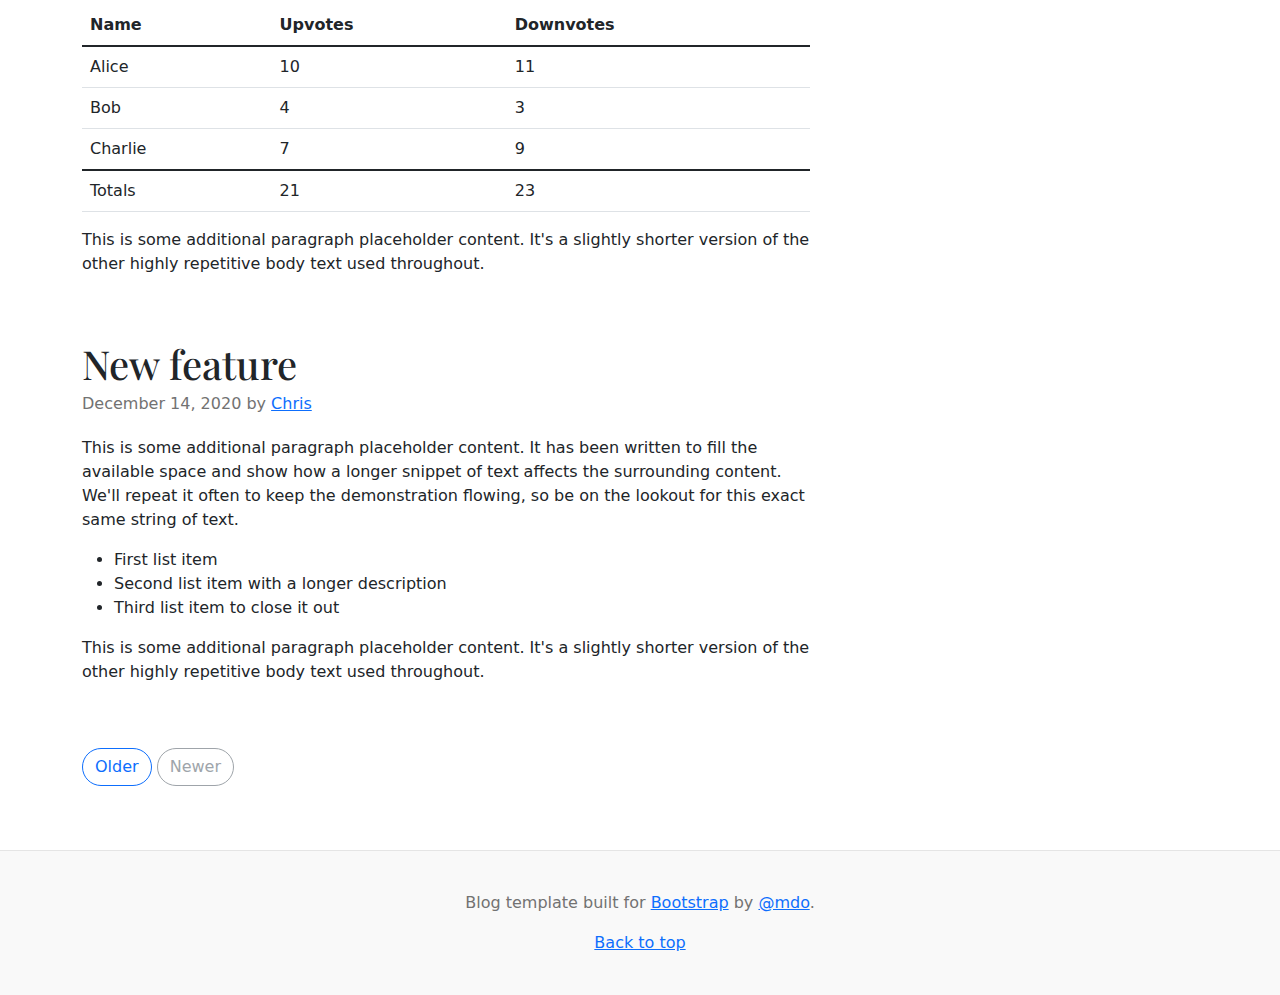
<file: bootstrap-5.1.3-examples/blog/index.html>
<!doctype html>
<html lang="en">
  <head>
    <meta charset="utf-8">
    <meta name="viewport" content="width=device-width, initial-scale=1">
    <meta name="description" content="">
    <meta name="author" content="Mark Otto, Jacob Thornton, and Bootstrap contributors">
    <meta name="generator" content="Hugo 0.88.1">
    <title>Blog Template · Bootstrap v5.1</title>

    <link rel="canonical" href="https://getbootstrap.com/docs/5.1/examples/blog/">

    

    <!-- Bootstrap core CSS -->
<link href="../assets/dist/css/bootstrap.min.css" rel="stylesheet">

    <style>
      .bd-placeholder-img {
        font-size: 1.125rem;
        text-anchor: middle;
        -webkit-user-select: none;
        -moz-user-select: none;
        user-select: none;
      }

      @media (min-width: 768px) {
        .bd-placeholder-img-lg {
          font-size: 3.5rem;
        }
      }
    </style>

    
    <!-- Custom styles for this template -->
    <link href="https://fonts.googleapis.com/css?family=Playfair&#43;Display:700,900&amp;display=swap" rel="stylesheet">
    <!-- Custom styles for this template -->
    <link href="blog.css" rel="stylesheet">
  </head>
  <body>
    
<div class="container">
  <header class="blog-header py-3">
    <div class="row flex-nowrap justify-content-between align-items-center">
      <div class="col-4 pt-1">
        <a class="link-secondary" href="#">Subscribe</a>
      </div>
      <div class="col-4 text-center">
        <a class="blog-header-logo text-dark" href="#">Large</a>
      </div>
      <div class="col-4 d-flex justify-content-end align-items-center">
        <a class="link-secondary" href="#" aria-label="Search">
          <svg xmlns="http://www.w3.org/2000/svg" width="20" height="20" fill="none" stroke="currentColor" stroke-linecap="round" stroke-linejoin="round" stroke-width="2" class="mx-3" role="img" viewBox="0 0 24 24"><title>Search</title><circle cx="10.5" cy="10.5" r="7.5"/><path d="M21 21l-5.2-5.2"/></svg>
        </a>
        <a class="btn btn-sm btn-outline-secondary" href="#">Sign up</a>
      </div>
    </div>
  </header>

  <div class="nav-scroller py-1 mb-2">
    <nav class="nav d-flex justify-content-between">
      <a class="p-2 link-secondary" href="#">World</a>
      <a class="p-2 link-secondary" href="#">U.S.</a>
      <a class="p-2 link-secondary" href="#">Technology</a>
      <a class="p-2 link-secondary" href="#">Design</a>
      <a class="p-2 link-secondary" href="#">Culture</a>
      <a class="p-2 link-secondary" href="#">Business</a>
      <a class="p-2 link-secondary" href="#">Politics</a>
      <a class="p-2 link-secondary" href="#">Opinion</a>
      <a class="p-2 link-secondary" href="#">Science</a>
      <a class="p-2 link-secondary" href="#">Health</a>
      <a class="p-2 link-secondary" href="#">Style</a>
      <a class="p-2 link-secondary" href="#">Travel</a>
    </nav>
  </div>
</div>

<main class="container">
  <div class="p-4 p-md-5 mb-4 text-white rounded bg-dark">
    <div class="col-md-6 px-0">
      <h1 class="display-4 fst-italic">Title of a longer featured blog post</h1>
      <p class="lead my-3">Multiple lines of text that form the lede, informing new readers quickly and efficiently about what’s most interesting in this post’s contents.</p>
      <p class="lead mb-0"><a href="#" class="text-white fw-bold">Continue reading...</a></p>
    </div>
  </div>

  <div class="row mb-2">
    <div class="col-md-6">
      <div class="row g-0 border rounded overflow-hidden flex-md-row mb-4 shadow-sm h-md-250 position-relative">
        <div class="col p-4 d-flex flex-column position-static">
          <strong class="d-inline-block mb-2 text-primary">World</strong>
          <h3 class="mb-0">Featured post</h3>
          <div class="mb-1 text-muted">Nov 12</div>
          <p class="card-text mb-auto">This is a wider card with supporting text below as a natural lead-in to additional content.</p>
          <a href="#" class="stretched-link">Continue reading</a>
        </div>
        <div class="col-auto d-none d-lg-block">
          <svg class="bd-placeholder-img" width="200" height="250" xmlns="http://www.w3.org/2000/svg" role="img" aria-label="Placeholder: Thumbnail" preserveAspectRatio="xMidYMid slice" focusable="false"><title>Placeholder</title><rect width="100%" height="100%" fill="#55595c"/><text x="50%" y="50%" fill="#eceeef" dy=".3em">Thumbnail</text></svg>

        </div>
      </div>
    </div>
    <div class="col-md-6">
      <div class="row g-0 border rounded overflow-hidden flex-md-row mb-4 shadow-sm h-md-250 position-relative">
        <div class="col p-4 d-flex flex-column position-static">
          <strong class="d-inline-block mb-2 text-success">Design</strong>
          <h3 class="mb-0">Post title</h3>
          <div class="mb-1 text-muted">Nov 11</div>
          <p class="mb-auto">This is a wider card with supporting text below as a natural lead-in to additional content.</p>
          <a href="#" class="stretched-link">Continue reading</a>
        </div>
        <div class="col-auto d-none d-lg-block">
          <svg class="bd-placeholder-img" width="200" height="250" xmlns="http://www.w3.org/2000/svg" role="img" aria-label="Placeholder: Thumbnail" preserveAspectRatio="xMidYMid slice" focusable="false"><title>Placeholder</title><rect width="100%" height="100%" fill="#55595c"/><text x="50%" y="50%" fill="#eceeef" dy=".3em">Thumbnail</text></svg>

        </div>
      </div>
    </div>
  </div>

  <div class="row g-5">
    <div class="col-md-8">
      <h3 class="pb-4 mb-4 fst-italic border-bottom">
        From the Firehose
      </h3>

      <article class="blog-post">
        <h2 class="blog-post-title">Sample blog post</h2>
        <p class="blog-post-meta">January 1, 2021 by <a href="#">Mark</a></p>

        <p>This blog post shows a few different types of content that’s supported and styled with Bootstrap. Basic typography, lists, tables, images, code, and more are all supported as expected.</p>
        <hr>
        <p>This is some additional paragraph placeholder content. It has been written to fill the available space and show how a longer snippet of text affects the surrounding content. We'll repeat it often to keep the demonstration flowing, so be on the lookout for this exact same string of text.</p>
        <h2>Blockquotes</h2>
        <p>This is an example blockquote in action:</p>
        <blockquote class="blockquote">
          <p>Quoted text goes here.</p>
        </blockquote>
        <p>This is some additional paragraph placeholder content. It has been written to fill the available space and show how a longer snippet of text affects the surrounding content. We'll repeat it often to keep the demonstration flowing, so be on the lookout for this exact same string of text.</p>
        <h3>Example lists</h3>
        <p>This is some additional paragraph placeholder content. It's a slightly shorter version of the other highly repetitive body text used throughout. This is an example unordered list:</p>
        <ul>
          <li>First list item</li>
          <li>Second list item with a longer description</li>
          <li>Third list item to close it out</li>
        </ul>
        <p>And this is an ordered list:</p>
        <ol>
          <li>First list item</li>
          <li>Second list item with a longer description</li>
          <li>Third list item to close it out</li>
        </ol>
        <p>And this is a definition list:</p>
        <dl>
          <dt>HyperText Markup Language (HTML)</dt>
          <dd>The language used to describe and define the content of a Web page</dd>
          <dt>Cascading Style Sheets (CSS)</dt>
          <dd>Used to describe the appearance of Web content</dd>
          <dt>JavaScript (JS)</dt>
          <dd>The programming language used to build advanced Web sites and applications</dd>
        </dl>
        <h2>Inline HTML elements</h2>
        <p>HTML defines a long list of available inline tags, a complete list of which can be found on the <a href="https://developer.mozilla.org/en-US/docs/Web/HTML/Element">Mozilla Developer Network</a>.</p>
        <ul>
          <li><strong>To bold text</strong>, use <code class="language-plaintext highlighter-rouge">&lt;strong&gt;</code>.</li>
          <li><em>To italicize text</em>, use <code class="language-plaintext highlighter-rouge">&lt;em&gt;</code>.</li>
          <li>Abbreviations, like <abbr title="HyperText Markup Langage">HTML</abbr> should use <code class="language-plaintext highlighter-rouge">&lt;abbr&gt;</code>, with an optional <code class="language-plaintext highlighter-rouge">title</code> attribute for the full phrase.</li>
          <li>Citations, like <cite>— Mark Otto</cite>, should use <code class="language-plaintext highlighter-rouge">&lt;cite&gt;</code>.</li>
          <li><del>Deleted</del> text should use <code class="language-plaintext highlighter-rouge">&lt;del&gt;</code> and <ins>inserted</ins> text should use <code class="language-plaintext highlighter-rouge">&lt;ins&gt;</code>.</li>
          <li>Superscript <sup>text</sup> uses <code class="language-plaintext highlighter-rouge">&lt;sup&gt;</code> and subscript <sub>text</sub> uses <code class="language-plaintext highlighter-rouge">&lt;sub&gt;</code>.</li>
        </ul>
        <p>Most of these elements are styled by browsers with few modifications on our part.</p>
        <h2>Heading</h2>
        <p>This is some additional paragraph placeholder content. It has been written to fill the available space and show how a longer snippet of text affects the surrounding content. We'll repeat it often to keep the demonstration flowing, so be on the lookout for this exact same string of text.</p>
        <h3>Sub-heading</h3>
        <p>This is some additional paragraph placeholder content. It has been written to fill the available space and show how a longer snippet of text affects the surrounding content. We'll repeat it often to keep the demonstration flowing, so be on the lookout for this exact same string of text.</p>
        <pre><code>Example code block</code></pre>
        <p>This is some additional paragraph placeholder content. It's a slightly shorter version of the other highly repetitive body text used throughout.</p>
      </article>

      <article class="blog-post">
        <h2 class="blog-post-title">Another blog post</h2>
        <p class="blog-post-meta">December 23, 2020 by <a href="#">Jacob</a></p>

        <p>This is some additional paragraph placeholder content. It has been written to fill the available space and show how a longer snippet of text affects the surrounding content. We'll repeat it often to keep the demonstration flowing, so be on the lookout for this exact same string of text.</p>
        <blockquote>
          <p>Longer quote goes here, maybe with some <strong>emphasized text</strong> in the middle of it.</p>
        </blockquote>
        <p>This is some additional paragraph placeholder content. It has been written to fill the available space and show how a longer snippet of text affects the surrounding content. We'll repeat it often to keep the demonstration flowing, so be on the lookout for this exact same string of text.</p>
        <h3>Example table</h3>
        <p>And don't forget about tables in these posts:</p>
        <table class="table">
          <thead>
            <tr>
              <th>Name</th>
              <th>Upvotes</th>
              <th>Downvotes</th>
            </tr>
          </thead>
          <tbody>
            <tr>
              <td>Alice</td>
              <td>10</td>
              <td>11</td>
            </tr>
            <tr>
              <td>Bob</td>
              <td>4</td>
              <td>3</td>
            </tr>
            <tr>
              <td>Charlie</td>
              <td>7</td>
              <td>9</td>
            </tr>
          </tbody>
          <tfoot>
            <tr>
              <td>Totals</td>
              <td>21</td>
              <td>23</td>
            </tr>
          </tfoot>
        </table>

        <p>This is some additional paragraph placeholder content. It's a slightly shorter version of the other highly repetitive body text used throughout.</p>
      </article>

      <article class="blog-post">
        <h2 class="blog-post-title">New feature</h2>
        <p class="blog-post-meta">December 14, 2020 by <a href="#">Chris</a></p>

        <p>This is some additional paragraph placeholder content. It has been written to fill the available space and show how a longer snippet of text affects the surrounding content. We'll repeat it often to keep the demonstration flowing, so be on the lookout for this exact same string of text.</p>
        <ul>
          <li>First list item</li>
          <li>Second list item with a longer description</li>
          <li>Third list item to close it out</li>
        </ul>
        <p>This is some additional paragraph placeholder content. It's a slightly shorter version of the other highly repetitive body text used throughout.</p>
      </article>

      <nav class="blog-pagination" aria-label="Pagination">
        <a class="btn btn-outline-primary" href="#">Older</a>
        <a class="btn btn-outline-secondary disabled">Newer</a>
      </nav>

    </div>

    <div class="col-md-4">
      <div class="position-sticky" style="top: 2rem;">
        <div class="p-4 mb-3 bg-light rounded">
          <h4 class="fst-italic">About</h4>
          <p class="mb-0">Customize this section to tell your visitors a little bit about your publication, writers, content, or something else entirely. Totally up to you.</p>
        </div>

        <div class="p-4">
          <h4 class="fst-italic">Archives</h4>
          <ol class="list-unstyled mb-0">
            <li><a href="#">March 2021</a></li>
            <li><a href="#">February 2021</a></li>
            <li><a href="#">January 2021</a></li>
            <li><a href="#">December 2020</a></li>
            <li><a href="#">November 2020</a></li>
            <li><a href="#">October 2020</a></li>
            <li><a href="#">September 2020</a></li>
            <li><a href="#">August 2020</a></li>
            <li><a href="#">July 2020</a></li>
            <li><a href="#">June 2020</a></li>
            <li><a href="#">May 2020</a></li>
            <li><a href="#">April 2020</a></li>
          </ol>
        </div>

        <div class="p-4">
          <h4 class="fst-italic">Elsewhere</h4>
          <ol class="list-unstyled">
            <li><a href="#">GitHub</a></li>
            <li><a href="#">Twitter</a></li>
            <li><a href="#">Facebook</a></li>
          </ol>
        </div>
      </div>
    </div>
  </div>

</main>

<footer class="blog-footer">
  <p>Blog template built for <a href="https://getbootstrap.com/">Bootstrap</a> by <a href="https://twitter.com/mdo">@mdo</a>.</p>
  <p>
    <a href="#">Back to top</a>
  </p>
</footer>


    
  </body>
</html>
</file>
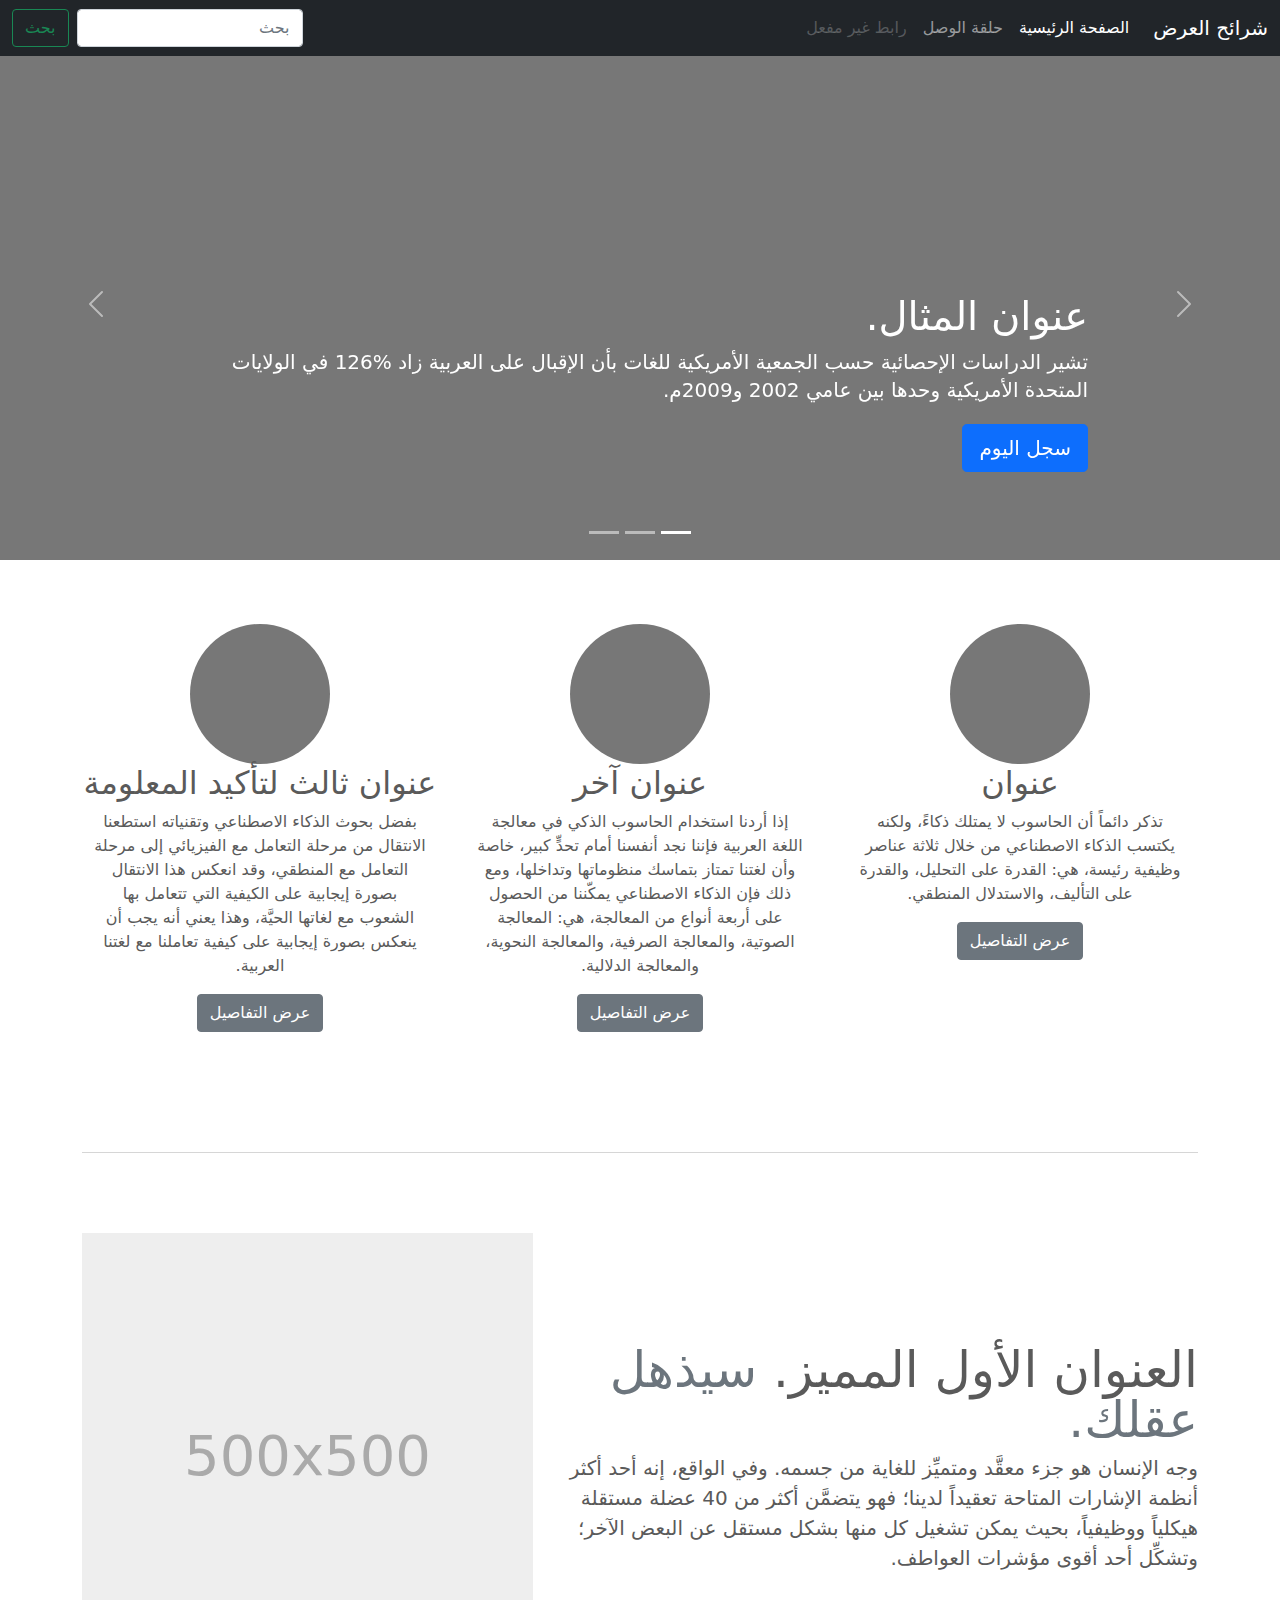
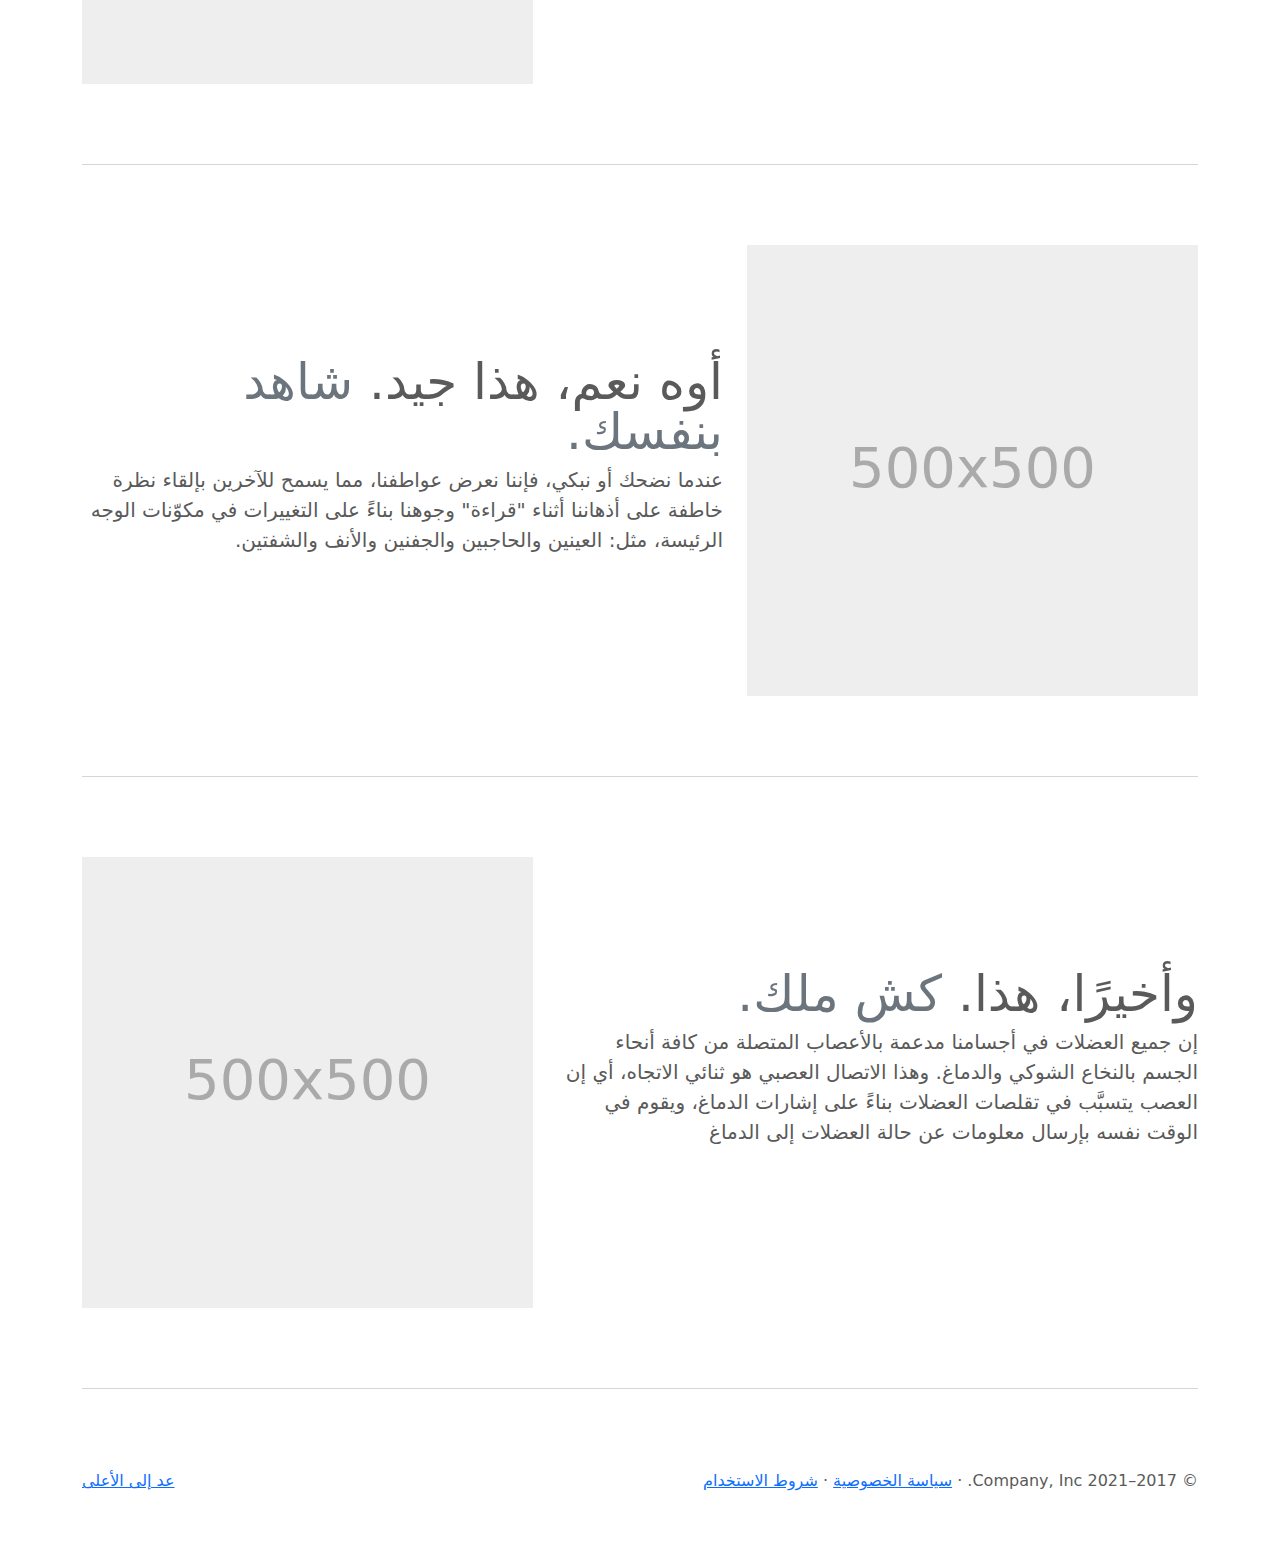
<file: bootstrap-5.1.3-examples/carousel-rtl/index.html>
<!doctype html>
<html lang="ar" dir="rtl">
  <head>
    <meta charset="utf-8">
    <meta name="viewport" content="width=device-width, initial-scale=1">
    <meta name="description" content="">
    <meta name="author" content="Mark Otto, Jacob Thornton, and Bootstrap contributors">
    <meta name="generator" content="Hugo 0.88.1">
    <title>قالب  شرائح العرض · Bootstrap v5.1</title>

    <link rel="canonical" href="https://getbootstrap.com/docs/5.1/examples/carousel-rtl/">

    

    <!-- Bootstrap core CSS -->
<link href="../assets/dist/css/bootstrap.rtl.min.css" rel="stylesheet">

    <style>
      .bd-placeholder-img {
        font-size: 1.125rem;
        text-anchor: middle;
        -webkit-user-select: none;
        -moz-user-select: none;
        user-select: none;
      }

      @media (min-width: 768px) {
        .bd-placeholder-img-lg {
          font-size: 3.5rem;
        }
      }
    </style>

    
    <!-- Custom styles for this template -->
    <link href="../carousel/carousel.rtl.css" rel="stylesheet">
  </head>
  <body>
    
<header>
  <nav class="navbar navbar-expand-md navbar-dark fixed-top bg-dark">
    <div class="container-fluid">
      <a class="navbar-brand" href="#">شرائح العرض</a>
      <button class="navbar-toggler" type="button" data-bs-toggle="collapse" data-bs-target="#navbarCollapse" aria-controls="navbarCollapse" aria-expanded="false" aria-label="تبديل التنقل">
        <span class="navbar-toggler-icon"></span>
      </button>
      <div class="collapse navbar-collapse" id="navbarCollapse">
        <ul class="navbar-nav me-auto mb-2 mb-md-0">
          <li class="nav-item">
            <a class="nav-link active" aria-current="page" href="#">الصفحة الرئيسية</a>
          </li>
          <li class="nav-item">
            <a class="nav-link" href="#">حلقة الوصل</a>
          </li>
          <li class="nav-item">
            <a class="nav-link disabled">رابط غير مفعل</a>
          </li>
        </ul>
        <form class="d-flex">
          <input class="form-control me-2" type="search" placeholder="بحث" aria-label="بحث">
          <button class="btn btn-outline-success" type="submit">بحث</button>
        </form>
      </div>
    </div>
  </nav>
</header>

<main>

  <div id="myCarousel" class="carousel slide" data-bs-ride="carousel">
    <div class="carousel-indicators">
      <button type="button" data-bs-target="#myCarousel" data-bs-slide-to="0" class="active" aria-current="true" aria-label="Slide 1"></button>
      <button type="button" data-bs-target="#myCarousel" data-bs-slide-to="1" aria-label="Slide 2"></button>
      <button type="button" data-bs-target="#myCarousel" data-bs-slide-to="2" aria-label="Slide 3"></button>
    </div>
    <div class="carousel-inner">
      <div class="carousel-item active">
        <svg class="bd-placeholder-img" width="100%" height="100%" xmlns="http://www.w3.org/2000/svg" aria-hidden="true" preserveAspectRatio="xMidYMid slice" focusable="false"><rect width="100%" height="100%" fill="#777"/></svg>

        <div class="container">
          <div class="carousel-caption text-start">
            <h1>عنوان المثال.</h1>
            <p>تشير الدراسات الإحصائية حسب الجمعية الأمريكية للغات بأن الإقبال على العربية زاد %126 في الولايات المتحدة الأمريكية وحدها بين عامي 2002 و2009م.</p>
            <p><a class="btn btn-lg btn-primary" href="#">سجل اليوم</a></p>
          </div>
        </div>
      </div>
      <div class="carousel-item">
        <svg class="bd-placeholder-img" width="100%" height="100%" xmlns="http://www.w3.org/2000/svg" aria-hidden="true" preserveAspectRatio="xMidYMid slice" focusable="false"><rect width="100%" height="100%" fill="#777"/></svg>

        <div class="container">
          <div class="carousel-caption">
            <h1>عنوان مثال آخر.</h1>
            <p>حسب المجلس الثقافي البريطاني فإن تعليم الإنجليزية داخل بريطانيا يسهم في تعزيز اقتصادها بما يتجاوز ملياري جنيه سنوياً، كما أنه وفر أكثر من 26 ألف وظيفة.</p>
            <p><a class="btn btn-lg btn-primary" href="#">أعرف أكثر</a></p>
          </div>
        </div>
      </div>
      <div class="carousel-item">
        <svg class="bd-placeholder-img" width="100%" height="100%" xmlns="http://www.w3.org/2000/svg" aria-hidden="true" preserveAspectRatio="xMidYMid slice" focusable="false"><rect width="100%" height="100%" fill="#777"/></svg>

        <div class="container">
          <div class="carousel-caption text-end">
            <h1>واحد أكثر لقياس جيد.</h1>
            <p>الإحصاءات لحجم الاستثمار اللغوي خارج بريطانيا تتفاوت من سنة لأخرى إلا أن المدير التنفيذي للمجلس الثقافي البريطاني إدي بايرز يرى أن استثمار تعليم الإنجليزية في الخارج لا يحسب على المستوى المالي فحسب بل على المستوى السياسي أيضاً.</p>
            <p><a class="btn btn-lg btn-primary" href="#">تصفح المعرض</a></p>
          </div>
        </div>
      </div>
    </div>
    <button class="carousel-control-prev" type="button" data-bs-target="#myCarousel" data-bs-slide="prev">
      <span class="carousel-control-prev-icon" aria-hidden="true"></span>
      <span class="visually-hidden">السابق</span>
    </button>
    <button class="carousel-control-next" type="button" data-bs-target="#myCarousel" data-bs-slide="next">
      <span class="carousel-control-next-icon" aria-hidden="true"></span>
      <span class="visually-hidden">التالي</span>
    </button>
  </div>


  <!-- Marketing messaging and featurettes
  ================================================== -->
  <!-- Wrap the rest of the page in another container to center all the content. -->

  <div class="container marketing">

    <!-- Three columns of text below the carousel -->
    <div class="row">
      <div class="col-lg-4">
        <svg class="bd-placeholder-img rounded-circle" width="140" height="140" xmlns="http://www.w3.org/2000/svg" role="img" aria-label="Placeholder: 140x140" preserveAspectRatio="xMidYMid slice" focusable="false"><title>Placeholder</title><rect width="100%" height="100%" fill="#777"/><text x="50%" y="50%" fill="#777" dy=".3em">140x140</text></svg>

        <h2>عنوان</h2>
        <p>تذكر دائماً أن الحاسوب لا يمتلك ذكاءً، ولكنه يكتسب الذكاء الاصطناعي من خلال ثلاثة عناصر وظيفية رئيسة، هي: القدرة على التحليل، والقدرة على التأليف، والاستدلال المنطقي.</p>
        <p><a class="btn btn-secondary" href="#">عرض التفاصيل</a></p>
      </div><!-- /.col-lg-4 -->
      <div class="col-lg-4">
        <svg class="bd-placeholder-img rounded-circle" width="140" height="140" xmlns="http://www.w3.org/2000/svg" role="img" aria-label="Placeholder: 140x140" preserveAspectRatio="xMidYMid slice" focusable="false"><title>Placeholder</title><rect width="100%" height="100%" fill="#777"/><text x="50%" y="50%" fill="#777" dy=".3em">140x140</text></svg>

        <h2>عنوان آخر</h2>
        <p>إذا أردنا استخدام الحاسوب الذكي في معالجة اللغة العربية فإننا نجد أنفسنا أمام تحدٍّ كبير، خاصة وأن لغتنا تمتاز بتماسك منظوماتها وتداخلها، ومع ذلك فإن الذكاء الاصطناعي يمكّننا من الحصول على أربعة أنواع من المعالجة، هي: المعالجة الصوتية، والمعالجة الصرفية، والمعالجة النحوية، والمعالجة الدلالية.</p>
        <p><a class="btn btn-secondary" href="#">عرض التفاصيل</a></p>
      </div><!-- /.col-lg-4 -->
      <div class="col-lg-4">
        <svg class="bd-placeholder-img rounded-circle" width="140" height="140" xmlns="http://www.w3.org/2000/svg" role="img" aria-label="Placeholder: 140x140" preserveAspectRatio="xMidYMid slice" focusable="false"><title>Placeholder</title><rect width="100%" height="100%" fill="#777"/><text x="50%" y="50%" fill="#777" dy=".3em">140x140</text></svg>

        <h2>عنوان ثالث لتأكيد المعلومة</h2>
        <p>بفضل بحوث الذكاء الاصطناعي وتقنياته استطعنا الانتقال من مرحلة التعامل مع الفيزيائي إلى مرحلة التعامل مع المنطقي، وقد انعكس هذا الانتقال بصورة إيجابية على الكيفية التي تتعامل بها الشعوب مع لغاتها الحيَّة، وهذا يعني أنه يجب أن ينعكس بصورة إيجابية على كيفية تعاملنا مع لغتنا العربية.</p>
        <p><a class="btn btn-secondary" href="#">عرض التفاصيل</a></p>
      </div><!-- /.col-lg-4 -->
    </div><!-- /.row -->


    <!-- START THE FEATURETTES -->

    <hr class="featurette-divider">

    <div class="row featurette">
      <div class="col-md-7">
        <h2 class="featurette-heading">العنوان الأول المميز. <span class="text-muted"> سيذهل عقلك. </span></h2>
        <p class="lead">وجه الإنسان هو جزء معقَّد ومتميِّز للغاية من جسمه. وفي الواقع، إنه أحد أكثر أنظمة الإشارات المتاحة تعقيداً لدينا؛ فهو يتضمَّن أكثر من 40 عضلة مستقلة هيكلياً ووظيفياً، بحيث يمكن تشغيل كل منها بشكل مستقل عن البعض الآخر؛ وتشكِّل أحد أقوى مؤشرات العواطف.</p>
      </div>
      <div class="col-md-5">
        <svg class="bd-placeholder-img bd-placeholder-img-lg featurette-image img-fluid mx-auto" width="500" height="500" xmlns="http://www.w3.org/2000/svg" role="img" aria-label="Placeholder: 500x500" preserveAspectRatio="xMidYMid slice" focusable="false"><title>Placeholder</title><rect width="100%" height="100%" fill="#eee"/><text x="50%" y="50%" fill="#aaa" dy=".3em">500x500</text></svg>

      </div>
    </div>

    <hr class="featurette-divider">

    <div class="row featurette">
      <div class="col-md-7 order-md-2">
        <h2 class="featurette-heading">أوه نعم، هذا جيد. <span class="text-muted"> شاهد بنفسك. </span></h2>
        <p class="lead">عندما نضحك أو نبكي، فإننا نعرض عواطفنا، مما يسمح للآخرين بإلقاء نظرة خاطفة على أذهاننا أثناء "قراءة" وجوهنا بناءً على التغييرات في مكوّنات الوجه الرئيسة، مثل: العينين والحاجبين والجفنين والأنف والشفتين.</p>
      </div>
      <div class="col-md-5 order-md-1">
        <svg class="bd-placeholder-img bd-placeholder-img-lg featurette-image img-fluid mx-auto" width="500" height="500" xmlns="http://www.w3.org/2000/svg" role="img" aria-label="Placeholder: 500x500" preserveAspectRatio="xMidYMid slice" focusable="false"><title>Placeholder</title><rect width="100%" height="100%" fill="#eee"/><text x="50%" y="50%" fill="#aaa" dy=".3em">500x500</text></svg>

      </div>
    </div>

    <hr class="featurette-divider">

    <div class="row featurette">
      <div class="col-md-7">
        <h2 class="featurette-heading">وأخيرًا، هذا. <span class="text-muted"> كش ملك. </span></h2>
        <p class="lead">إن جميع العضلات في أجسامنا مدعمة بالأعصاب المتصلة من كافة أنحاء الجسم بالنخاع الشوكي والدماغ. وهذا الاتصال العصبي هو ثنائي الاتجاه، أي إن العصب يتسبَّب في تقلصات العضلات بناءً على إشارات الدماغ، ويقوم في الوقت نفسه بإرسال معلومات عن حالة العضلات إلى الدماغ</p>
      </div>
      <div class="col-md-5">
        <svg class="bd-placeholder-img bd-placeholder-img-lg featurette-image img-fluid mx-auto" width="500" height="500" xmlns="http://www.w3.org/2000/svg" role="img" aria-label="Placeholder: 500x500" preserveAspectRatio="xMidYMid slice" focusable="false"><title>Placeholder</title><rect width="100%" height="100%" fill="#eee"/><text x="50%" y="50%" fill="#aaa" dy=".3em">500x500</text></svg>

      </div>
    </div>

    <hr class="featurette-divider">

    <!-- /END THE FEATURETTES -->

  </div><!-- /.container -->


  <!-- FOOTER -->
  <footer class="container">
    <p class="float-end"><a href="#">عد إلى الأعلى</a></p>
    <p>&copy; 2017–2021 Company, Inc. &middot; <a href="#">سياسة الخصوصية</a> &middot; <a href="#">شروط الاستخدام</a></p>
  </footer>
</main>


    <script src="../assets/dist/js/bootstrap.bundle.min.js"></script>

      
  </body>
</html>
</file>
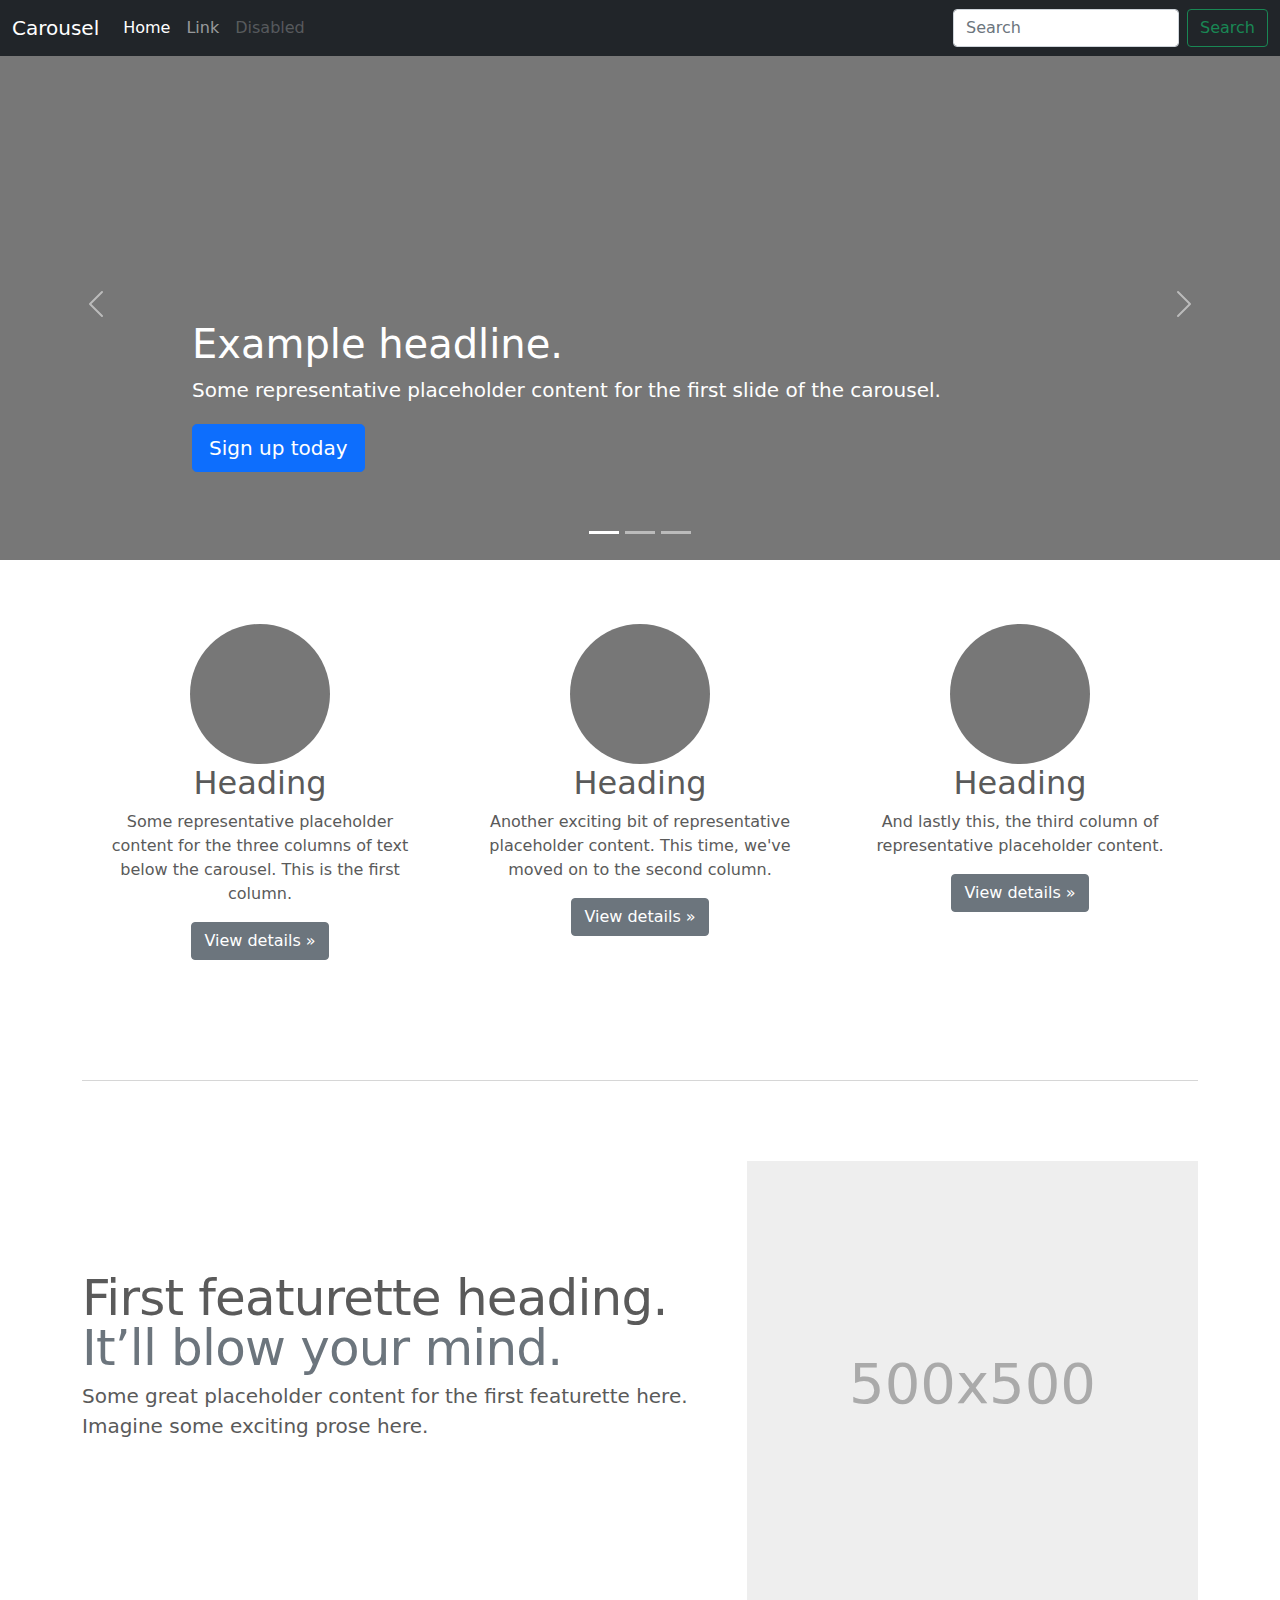
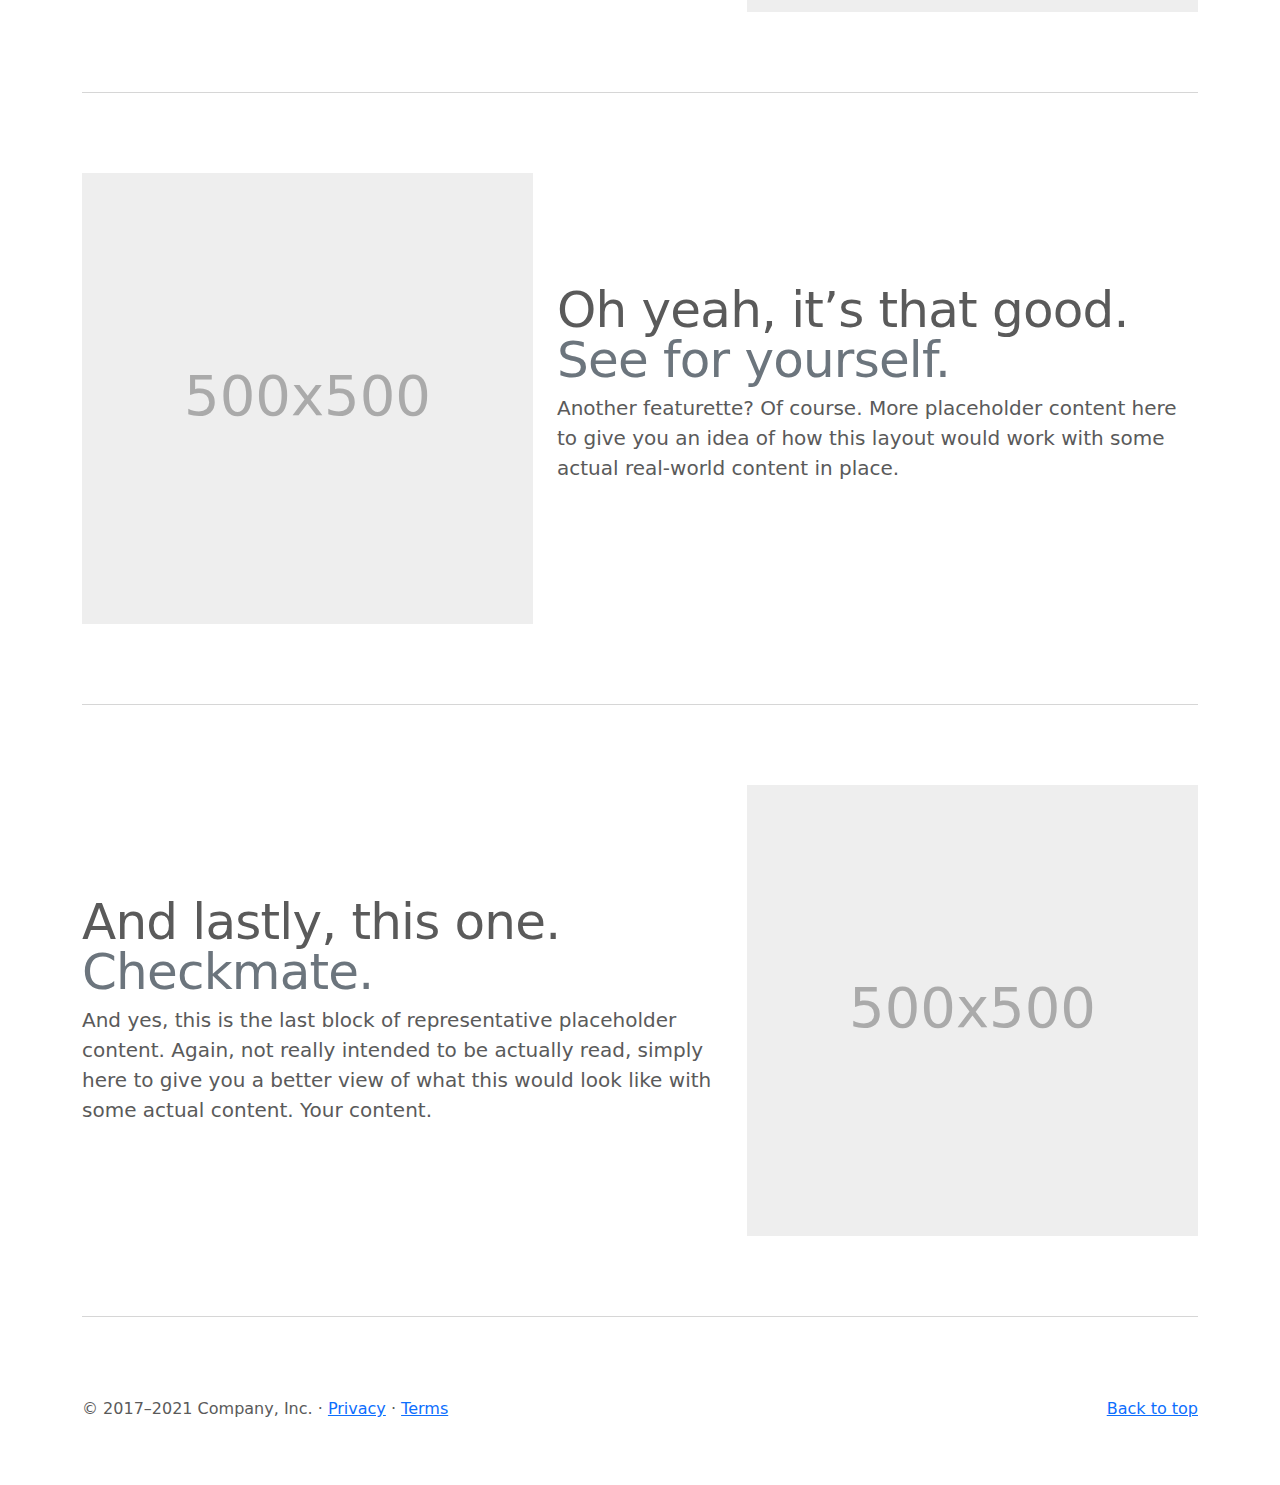
<file: bootstrap-5.1.3-examples/carousel/index.html>
<!doctype html>
<html lang="en">
  <head>
    <meta charset="utf-8">
    <meta name="viewport" content="width=device-width, initial-scale=1">
    <meta name="description" content="">
    <meta name="author" content="Mark Otto, Jacob Thornton, and Bootstrap contributors">
    <meta name="generator" content="Hugo 0.88.1">
    <title>Carousel Template · Bootstrap v5.1</title>

    <link rel="canonical" href="https://getbootstrap.com/docs/5.1/examples/carousel/">

    

    <!-- Bootstrap core CSS -->
<link href="../assets/dist/css/bootstrap.min.css" rel="stylesheet">

    <style>
      .bd-placeholder-img {
        font-size: 1.125rem;
        text-anchor: middle;
        -webkit-user-select: none;
        -moz-user-select: none;
        user-select: none;
      }

      @media (min-width: 768px) {
        .bd-placeholder-img-lg {
          font-size: 3.5rem;
        }
      }
    </style>

    
    <!-- Custom styles for this template -->
    <link href="carousel.css" rel="stylesheet">
  </head>
  <body>
    
<header>
  <nav class="navbar navbar-expand-md navbar-dark fixed-top bg-dark">
    <div class="container-fluid">
      <a class="navbar-brand" href="#">Carousel</a>
      <button class="navbar-toggler" type="button" data-bs-toggle="collapse" data-bs-target="#navbarCollapse" aria-controls="navbarCollapse" aria-expanded="false" aria-label="Toggle navigation">
        <span class="navbar-toggler-icon"></span>
      </button>
      <div class="collapse navbar-collapse" id="navbarCollapse">
        <ul class="navbar-nav me-auto mb-2 mb-md-0">
          <li class="nav-item">
            <a class="nav-link active" aria-current="page" href="#">Home</a>
          </li>
          <li class="nav-item">
            <a class="nav-link" href="#">Link</a>
          </li>
          <li class="nav-item">
            <a class="nav-link disabled">Disabled</a>
          </li>
        </ul>
        <form class="d-flex">
          <input class="form-control me-2" type="search" placeholder="Search" aria-label="Search">
          <button class="btn btn-outline-success" type="submit">Search</button>
        </form>
      </div>
    </div>
  </nav>
</header>

<main>

  <div id="myCarousel" class="carousel slide" data-bs-ride="carousel">
    <div class="carousel-indicators">
      <button type="button" data-bs-target="#myCarousel" data-bs-slide-to="0" class="active" aria-current="true" aria-label="Slide 1"></button>
      <button type="button" data-bs-target="#myCarousel" data-bs-slide-to="1" aria-label="Slide 2"></button>
      <button type="button" data-bs-target="#myCarousel" data-bs-slide-to="2" aria-label="Slide 3"></button>
    </div>
    <div class="carousel-inner">
      <div class="carousel-item active">
        <svg class="bd-placeholder-img" width="100%" height="100%" xmlns="http://www.w3.org/2000/svg" aria-hidden="true" preserveAspectRatio="xMidYMid slice" focusable="false"><rect width="100%" height="100%" fill="#777"/></svg>

        <div class="container">
          <div class="carousel-caption text-start">
            <h1>Example headline.</h1>
            <p>Some representative placeholder content for the first slide of the carousel.</p>
            <p><a class="btn btn-lg btn-primary" href="#">Sign up today</a></p>
          </div>
        </div>
      </div>
      <div class="carousel-item">
        <svg class="bd-placeholder-img" width="100%" height="100%" xmlns="http://www.w3.org/2000/svg" aria-hidden="true" preserveAspectRatio="xMidYMid slice" focusable="false"><rect width="100%" height="100%" fill="#777"/></svg>

        <div class="container">
          <div class="carousel-caption">
            <h1>Another example headline.</h1>
            <p>Some representative placeholder content for the second slide of the carousel.</p>
            <p><a class="btn btn-lg btn-primary" href="#">Learn more</a></p>
          </div>
        </div>
      </div>
      <div class="carousel-item">
        <svg class="bd-placeholder-img" width="100%" height="100%" xmlns="http://www.w3.org/2000/svg" aria-hidden="true" preserveAspectRatio="xMidYMid slice" focusable="false"><rect width="100%" height="100%" fill="#777"/></svg>

        <div class="container">
          <div class="carousel-caption text-end">
            <h1>One more for good measure.</h1>
            <p>Some representative placeholder content for the third slide of this carousel.</p>
            <p><a class="btn btn-lg btn-primary" href="#">Browse gallery</a></p>
          </div>
        </div>
      </div>
    </div>
    <button class="carousel-control-prev" type="button" data-bs-target="#myCarousel" data-bs-slide="prev">
      <span class="carousel-control-prev-icon" aria-hidden="true"></span>
      <span class="visually-hidden">Previous</span>
    </button>
    <button class="carousel-control-next" type="button" data-bs-target="#myCarousel" data-bs-slide="next">
      <span class="carousel-control-next-icon" aria-hidden="true"></span>
      <span class="visually-hidden">Next</span>
    </button>
  </div>


  <!-- Marketing messaging and featurettes
  ================================================== -->
  <!-- Wrap the rest of the page in another container to center all the content. -->

  <div class="container marketing">

    <!-- Three columns of text below the carousel -->
    <div class="row">
      <div class="col-lg-4">
        <svg class="bd-placeholder-img rounded-circle" width="140" height="140" xmlns="http://www.w3.org/2000/svg" role="img" aria-label="Placeholder: 140x140" preserveAspectRatio="xMidYMid slice" focusable="false"><title>Placeholder</title><rect width="100%" height="100%" fill="#777"/><text x="50%" y="50%" fill="#777" dy=".3em">140x140</text></svg>

        <h2>Heading</h2>
        <p>Some representative placeholder content for the three columns of text below the carousel. This is the first column.</p>
        <p><a class="btn btn-secondary" href="#">View details &raquo;</a></p>
      </div><!-- /.col-lg-4 -->
      <div class="col-lg-4">
        <svg class="bd-placeholder-img rounded-circle" width="140" height="140" xmlns="http://www.w3.org/2000/svg" role="img" aria-label="Placeholder: 140x140" preserveAspectRatio="xMidYMid slice" focusable="false"><title>Placeholder</title><rect width="100%" height="100%" fill="#777"/><text x="50%" y="50%" fill="#777" dy=".3em">140x140</text></svg>

        <h2>Heading</h2>
        <p>Another exciting bit of representative placeholder content. This time, we've moved on to the second column.</p>
        <p><a class="btn btn-secondary" href="#">View details &raquo;</a></p>
      </div><!-- /.col-lg-4 -->
      <div class="col-lg-4">
        <svg class="bd-placeholder-img rounded-circle" width="140" height="140" xmlns="http://www.w3.org/2000/svg" role="img" aria-label="Placeholder: 140x140" preserveAspectRatio="xMidYMid slice" focusable="false"><title>Placeholder</title><rect width="100%" height="100%" fill="#777"/><text x="50%" y="50%" fill="#777" dy=".3em">140x140</text></svg>

        <h2>Heading</h2>
        <p>And lastly this, the third column of representative placeholder content.</p>
        <p><a class="btn btn-secondary" href="#">View details &raquo;</a></p>
      </div><!-- /.col-lg-4 -->
    </div><!-- /.row -->


    <!-- START THE FEATURETTES -->

    <hr class="featurette-divider">

    <div class="row featurette">
      <div class="col-md-7">
        <h2 class="featurette-heading">First featurette heading. <span class="text-muted">It’ll blow your mind.</span></h2>
        <p class="lead">Some great placeholder content for the first featurette here. Imagine some exciting prose here.</p>
      </div>
      <div class="col-md-5">
        <svg class="bd-placeholder-img bd-placeholder-img-lg featurette-image img-fluid mx-auto" width="500" height="500" xmlns="http://www.w3.org/2000/svg" role="img" aria-label="Placeholder: 500x500" preserveAspectRatio="xMidYMid slice" focusable="false"><title>Placeholder</title><rect width="100%" height="100%" fill="#eee"/><text x="50%" y="50%" fill="#aaa" dy=".3em">500x500</text></svg>

      </div>
    </div>

    <hr class="featurette-divider">

    <div class="row featurette">
      <div class="col-md-7 order-md-2">
        <h2 class="featurette-heading">Oh yeah, it’s that good. <span class="text-muted">See for yourself.</span></h2>
        <p class="lead">Another featurette? Of course. More placeholder content here to give you an idea of how this layout would work with some actual real-world content in place.</p>
      </div>
      <div class="col-md-5 order-md-1">
        <svg class="bd-placeholder-img bd-placeholder-img-lg featurette-image img-fluid mx-auto" width="500" height="500" xmlns="http://www.w3.org/2000/svg" role="img" aria-label="Placeholder: 500x500" preserveAspectRatio="xMidYMid slice" focusable="false"><title>Placeholder</title><rect width="100%" height="100%" fill="#eee"/><text x="50%" y="50%" fill="#aaa" dy=".3em">500x500</text></svg>

      </div>
    </div>

    <hr class="featurette-divider">

    <div class="row featurette">
      <div class="col-md-7">
        <h2 class="featurette-heading">And lastly, this one. <span class="text-muted">Checkmate.</span></h2>
        <p class="lead">And yes, this is the last block of representative placeholder content. Again, not really intended to be actually read, simply here to give you a better view of what this would look like with some actual content. Your content.</p>
      </div>
      <div class="col-md-5">
        <svg class="bd-placeholder-img bd-placeholder-img-lg featurette-image img-fluid mx-auto" width="500" height="500" xmlns="http://www.w3.org/2000/svg" role="img" aria-label="Placeholder: 500x500" preserveAspectRatio="xMidYMid slice" focusable="false"><title>Placeholder</title><rect width="100%" height="100%" fill="#eee"/><text x="50%" y="50%" fill="#aaa" dy=".3em">500x500</text></svg>

      </div>
    </div>

    <hr class="featurette-divider">

    <!-- /END THE FEATURETTES -->

  </div><!-- /.container -->


  <!-- FOOTER -->
  <footer class="container">
    <p class="float-end"><a href="#">Back to top</a></p>
    <p>&copy; 2017–2021 Company, Inc. &middot; <a href="#">Privacy</a> &middot; <a href="#">Terms</a></p>
  </footer>
</main>


    <script src="../assets/dist/js/bootstrap.bundle.min.js"></script>

      
  </body>
</html>
</file>
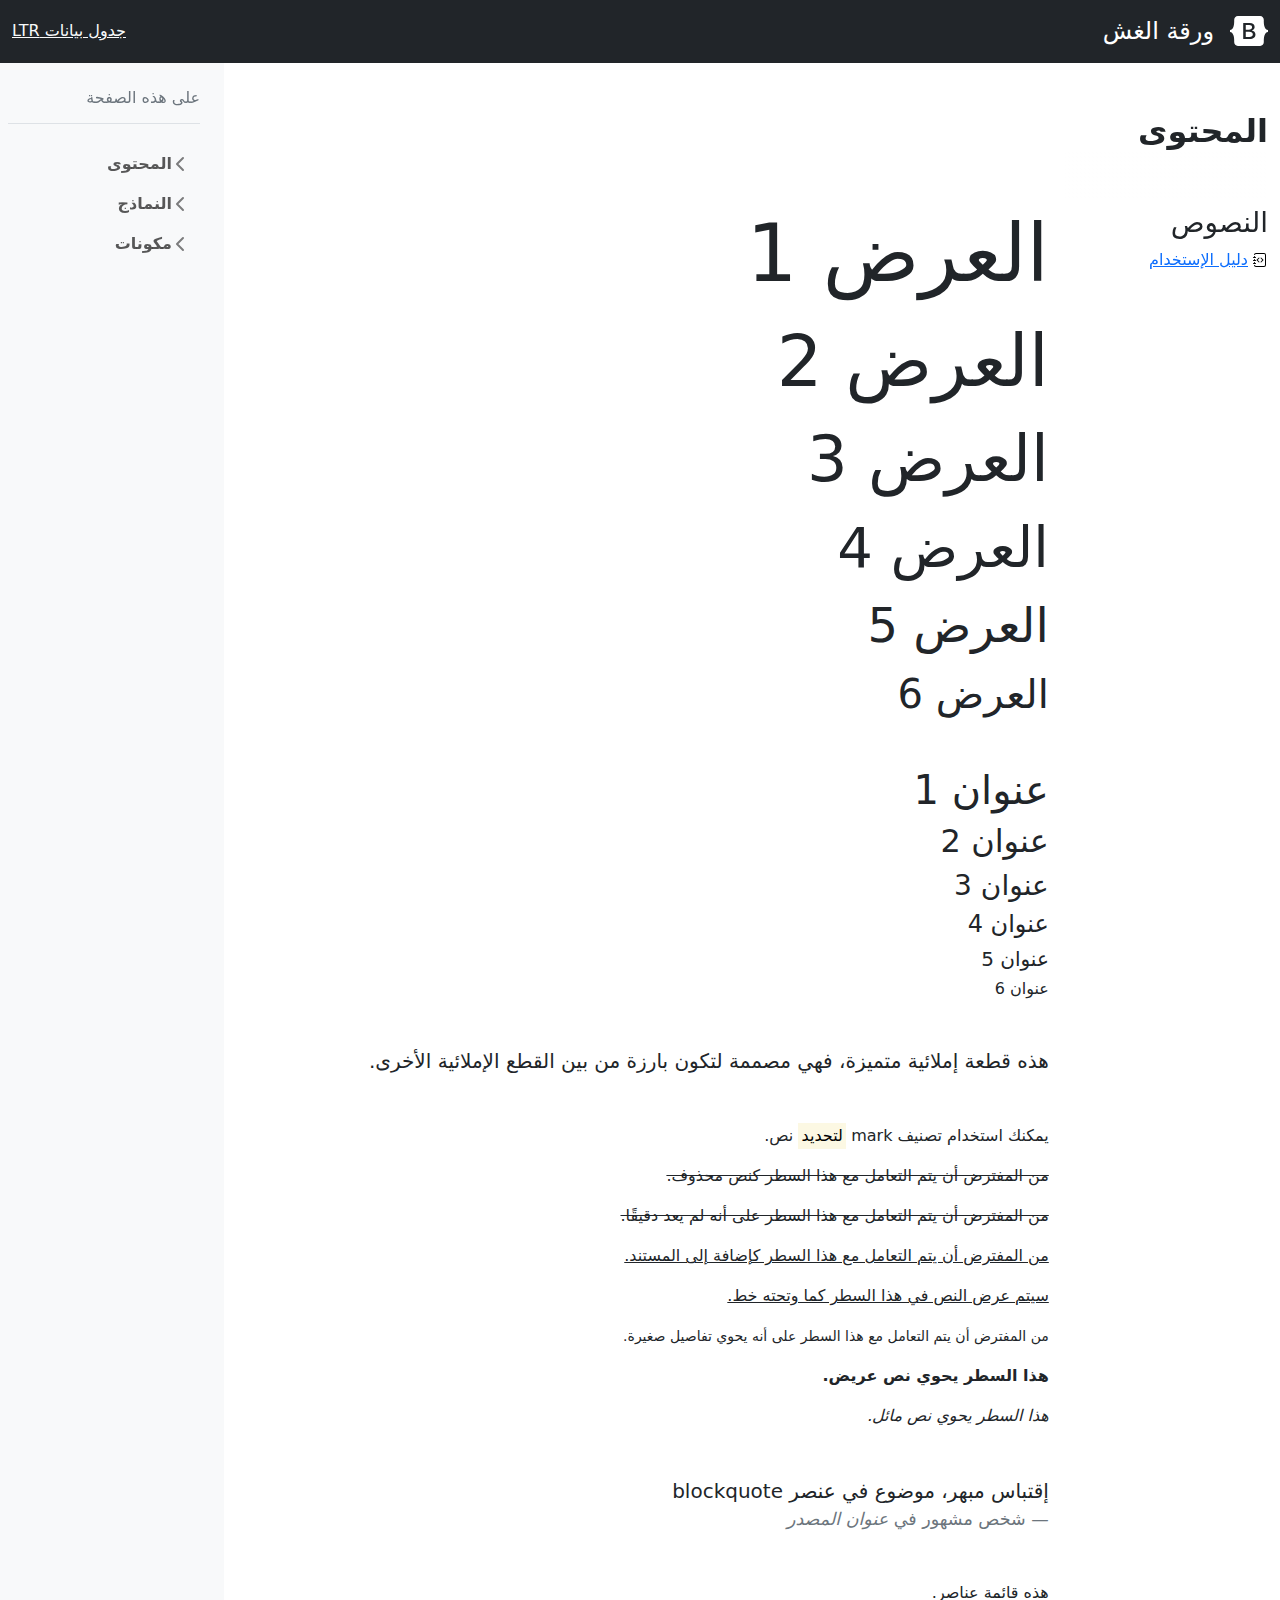
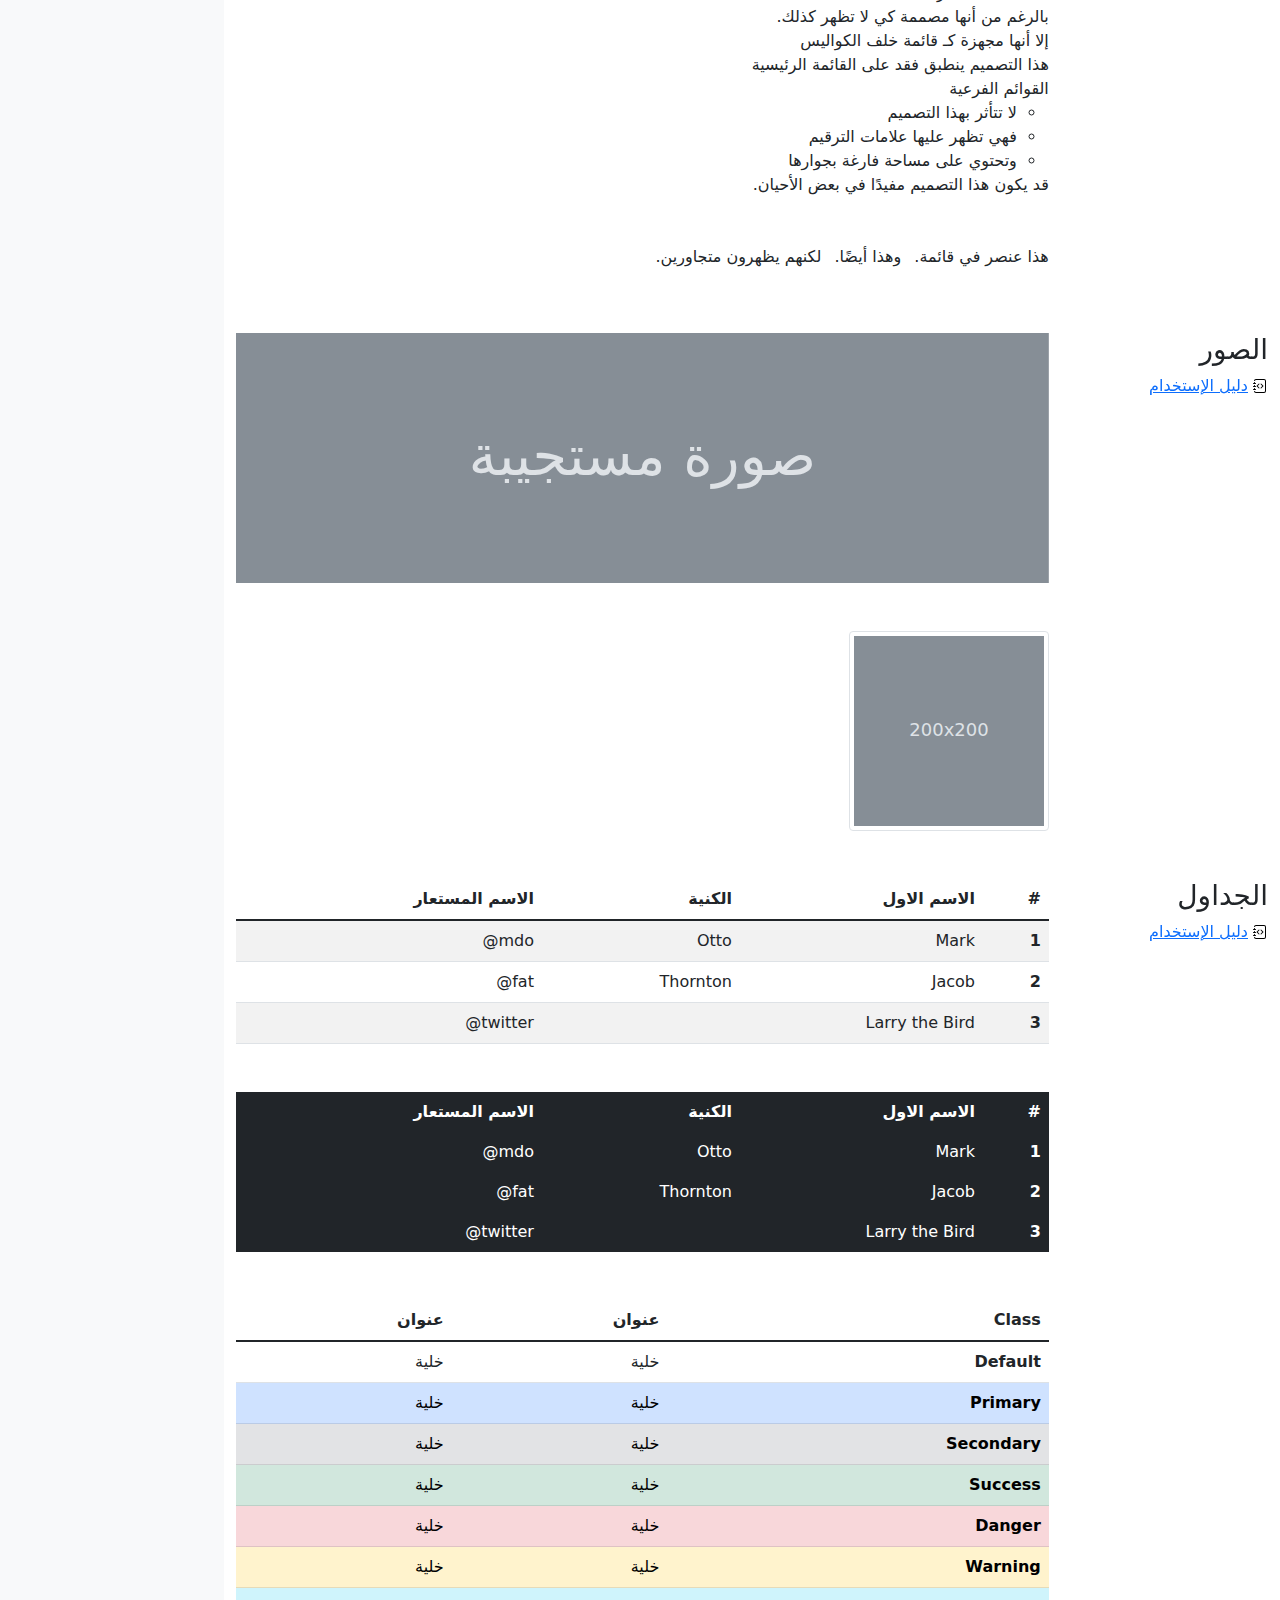
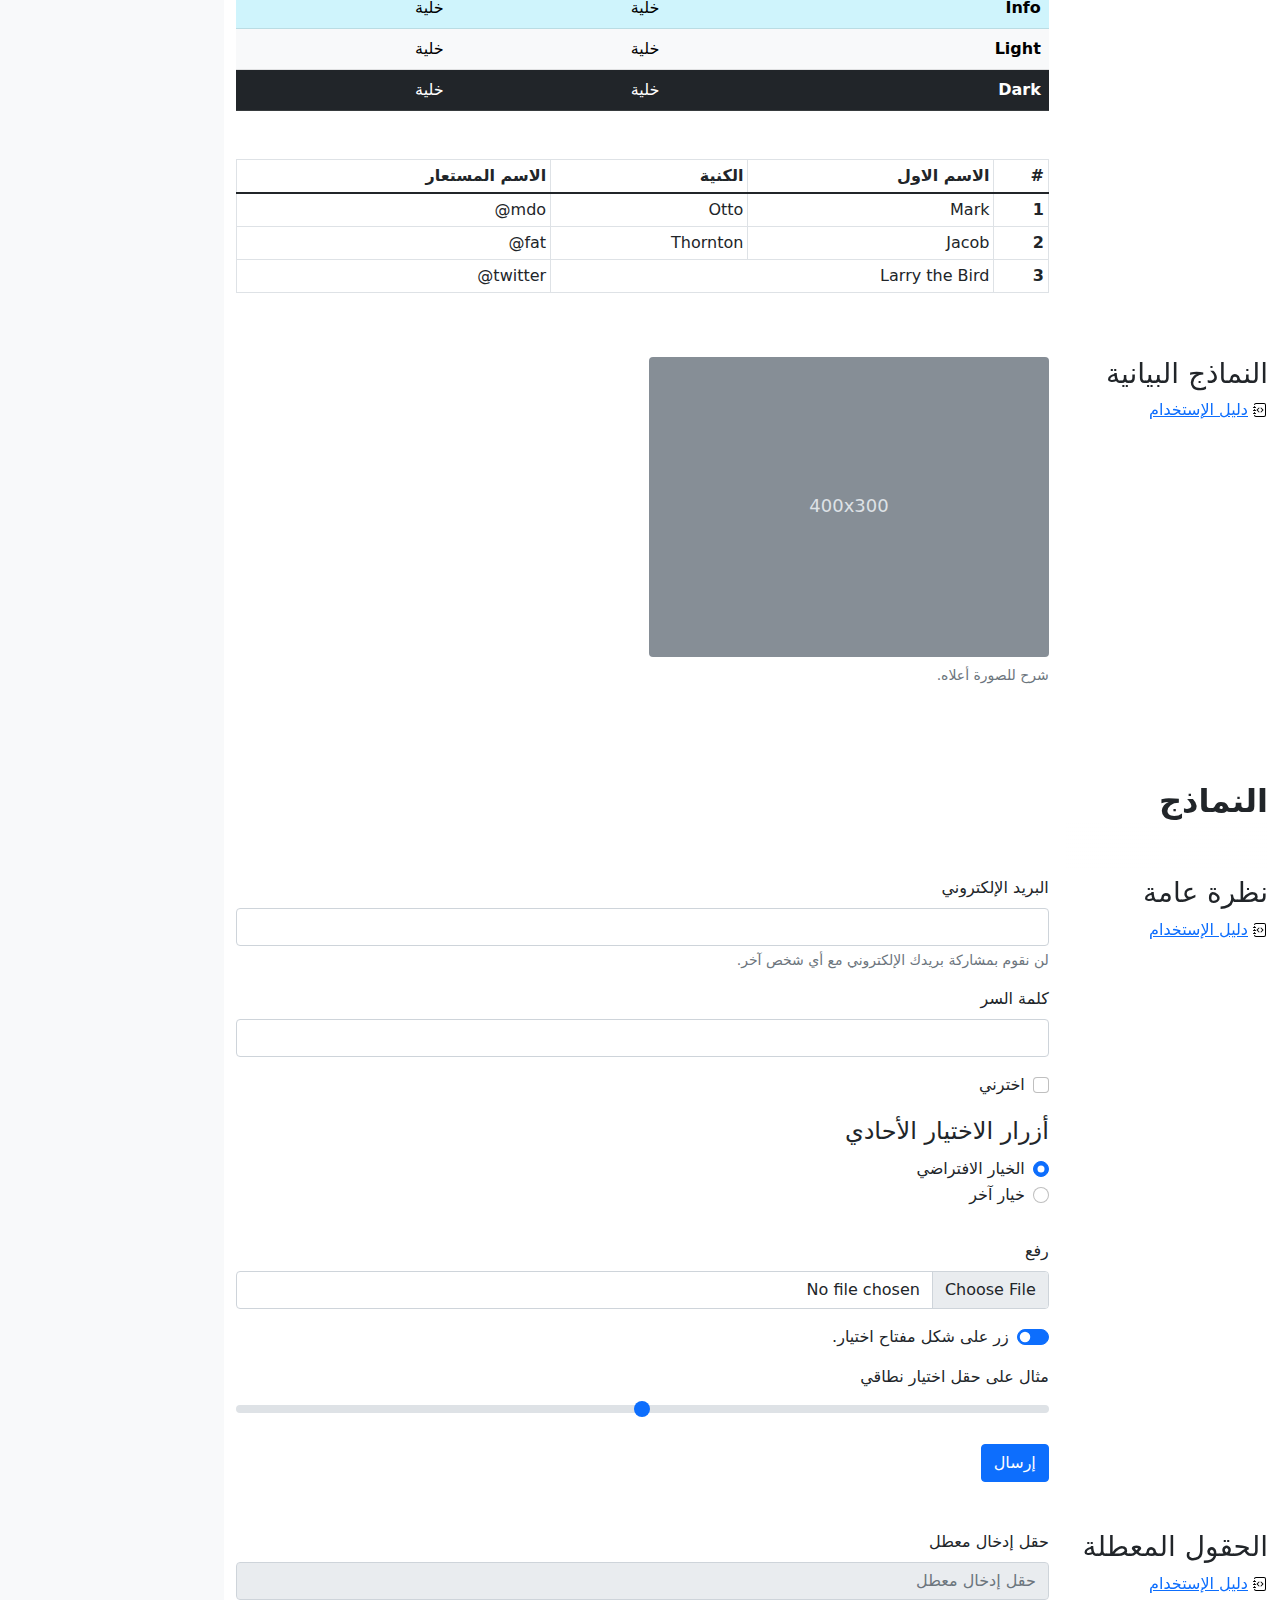
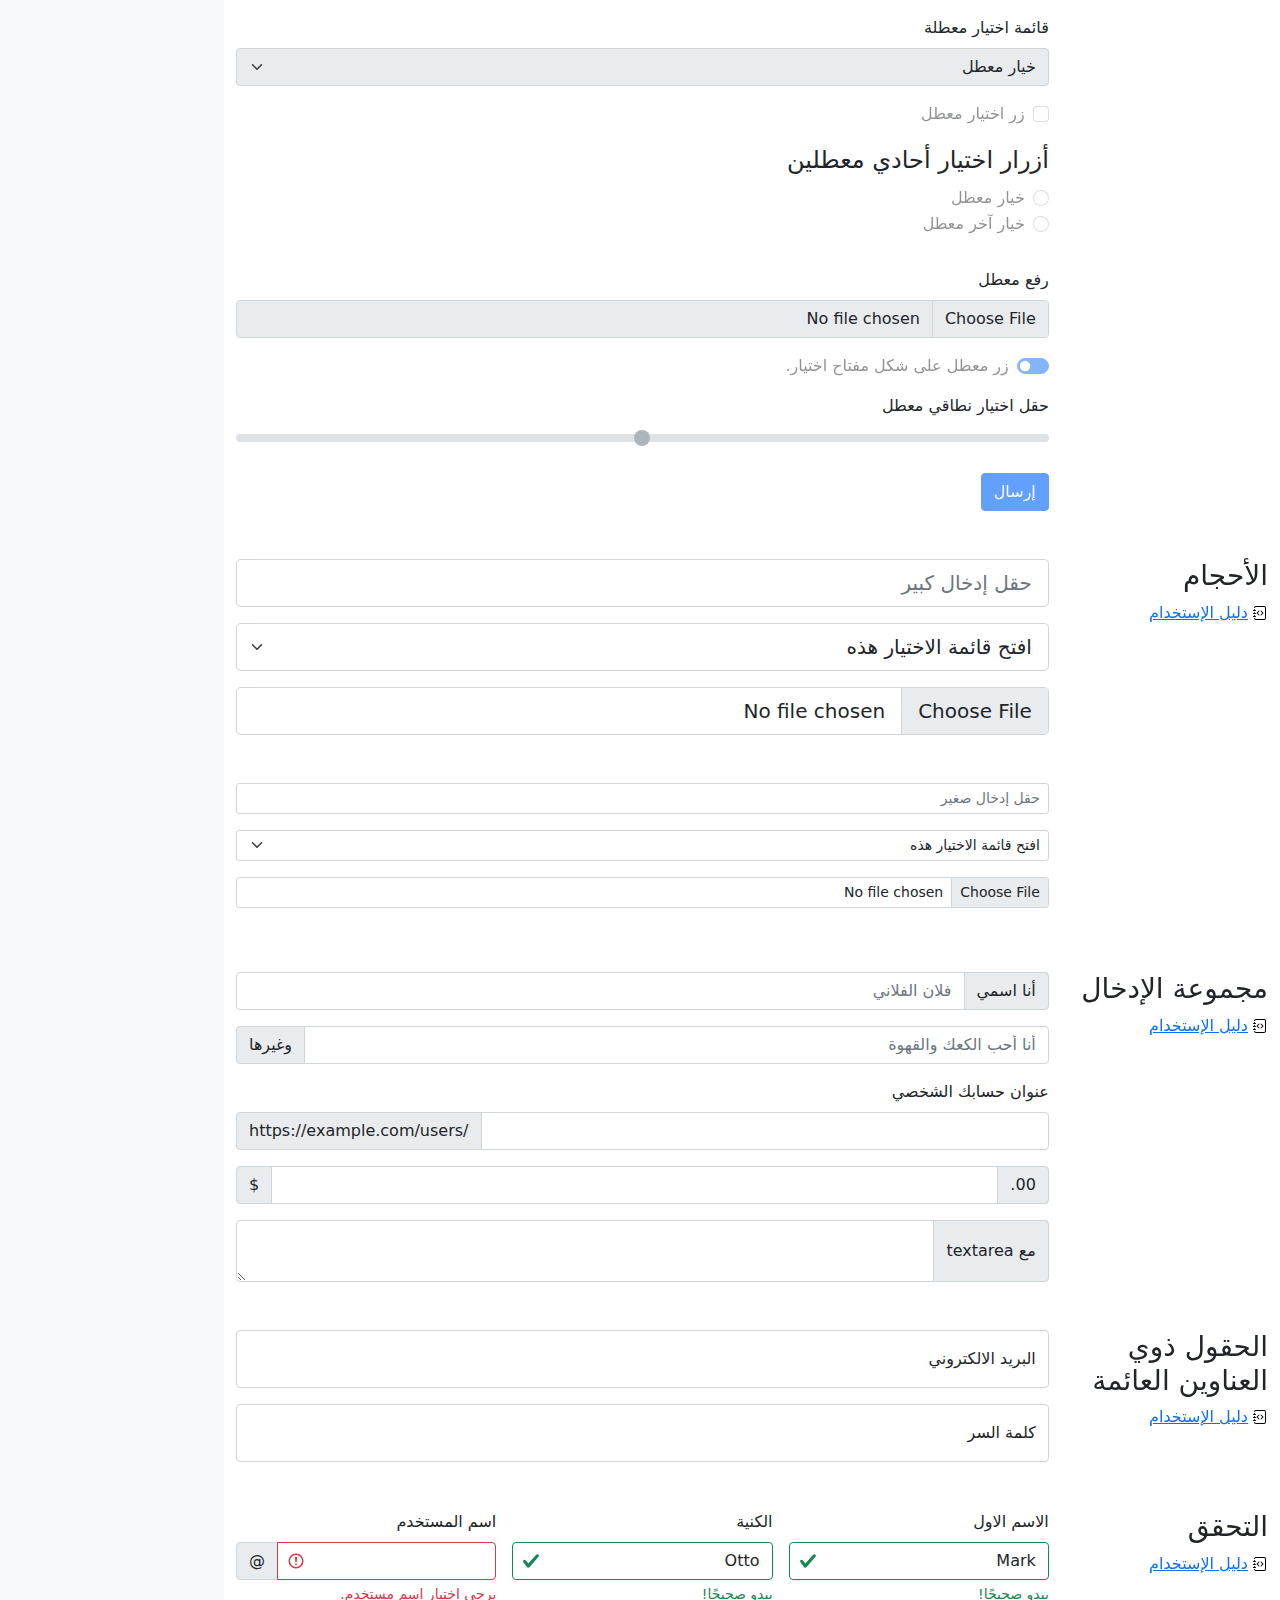
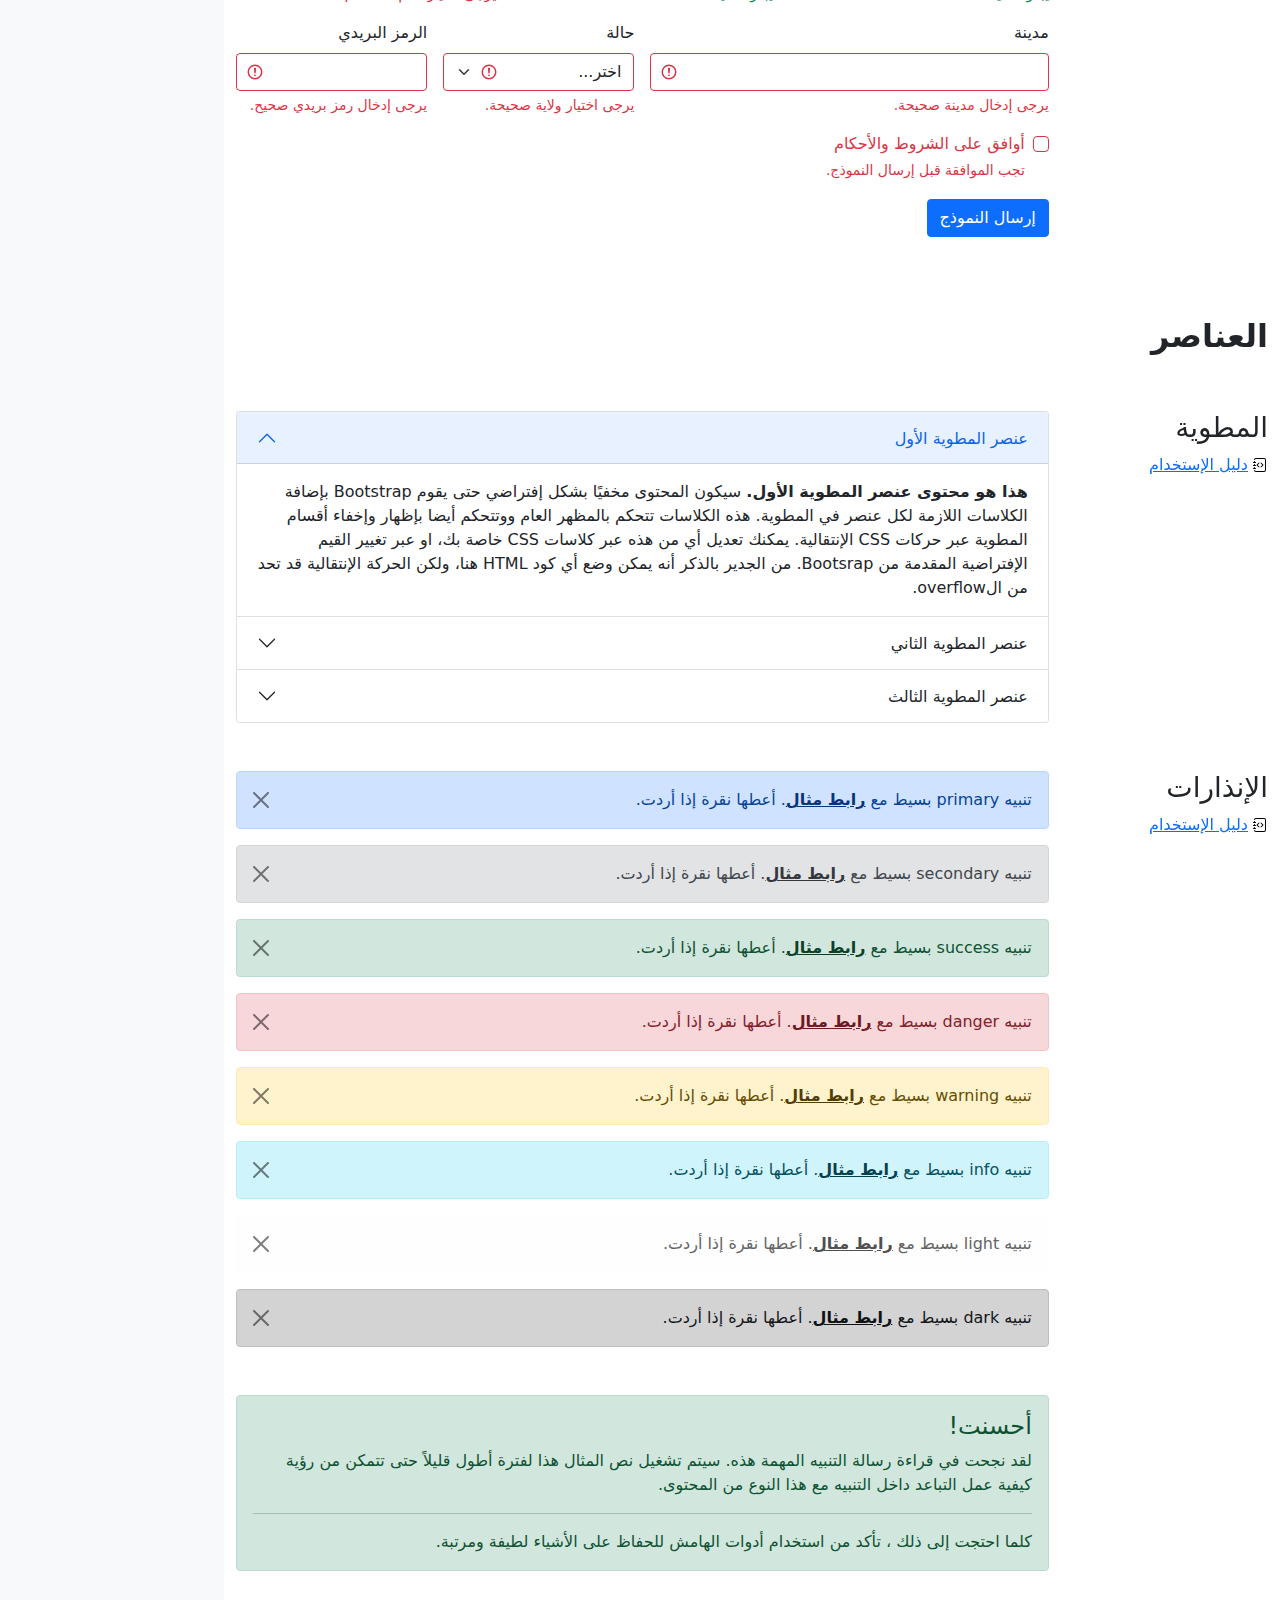
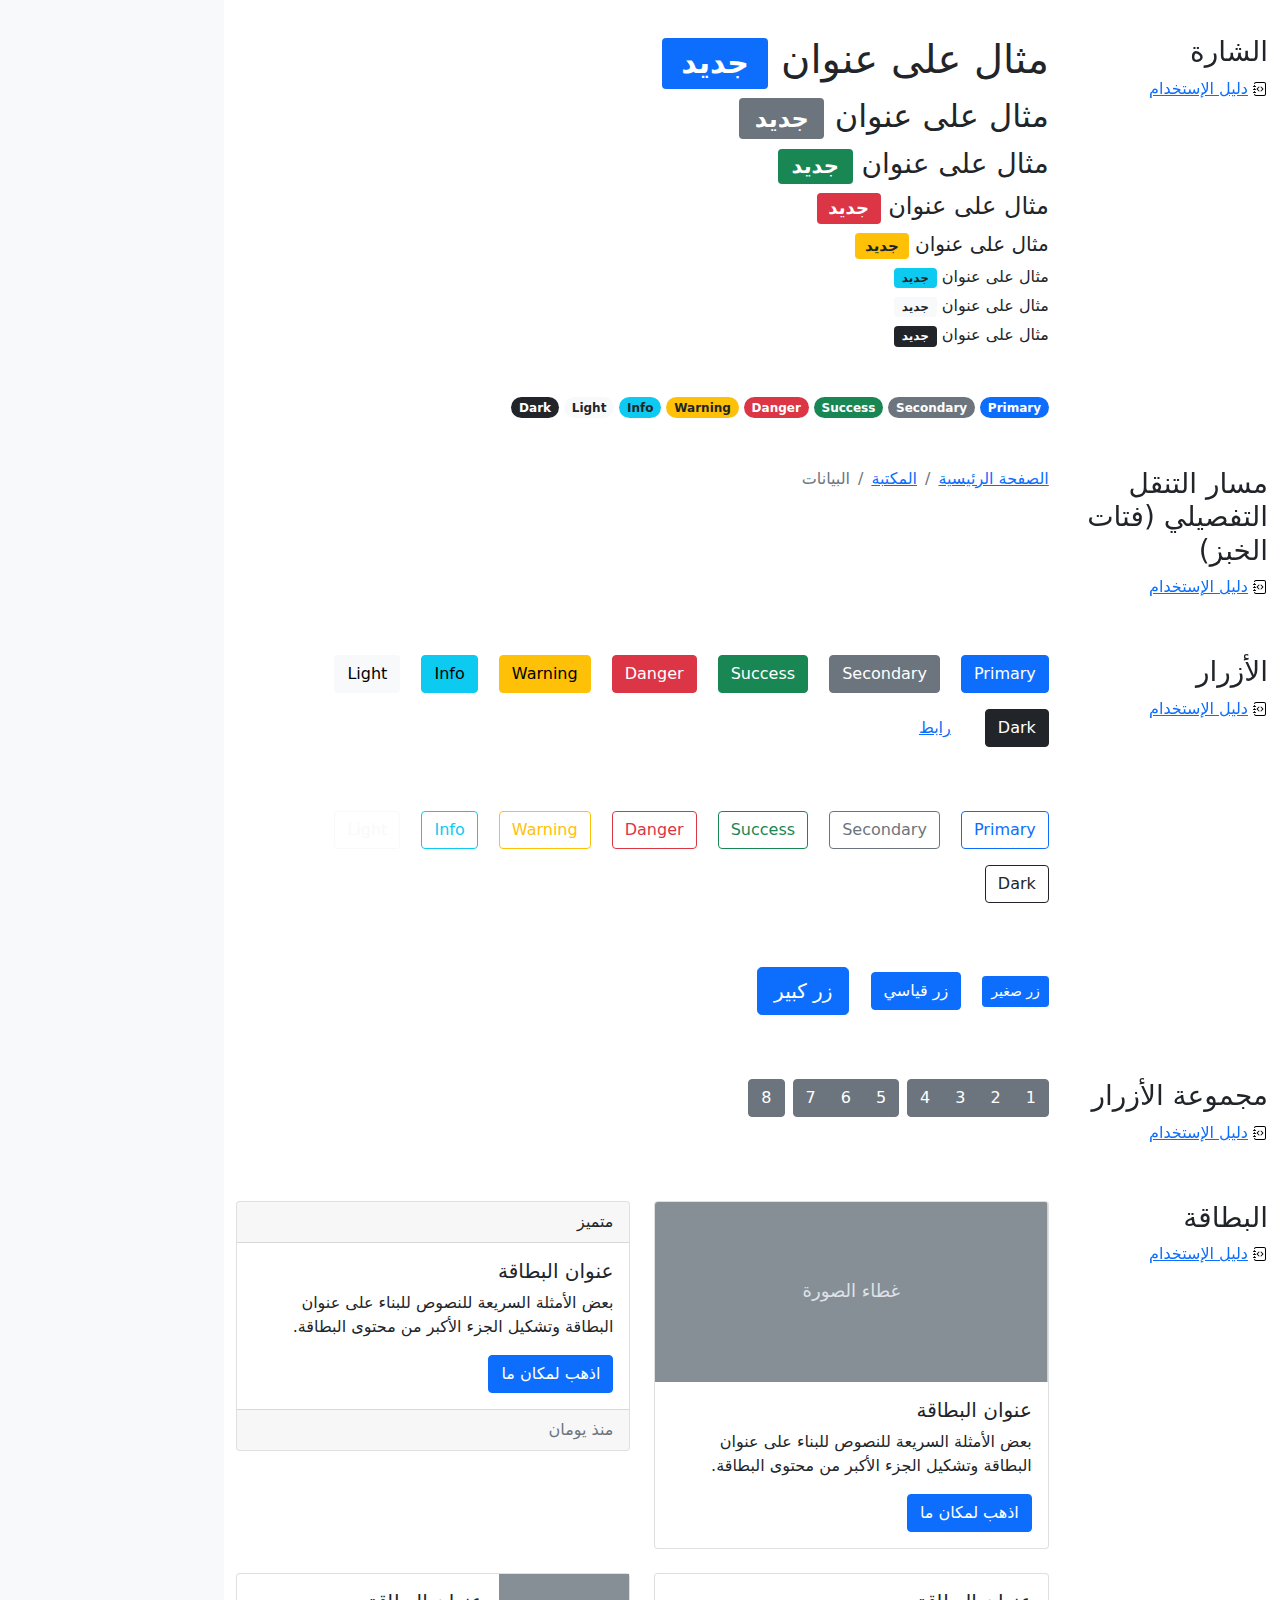
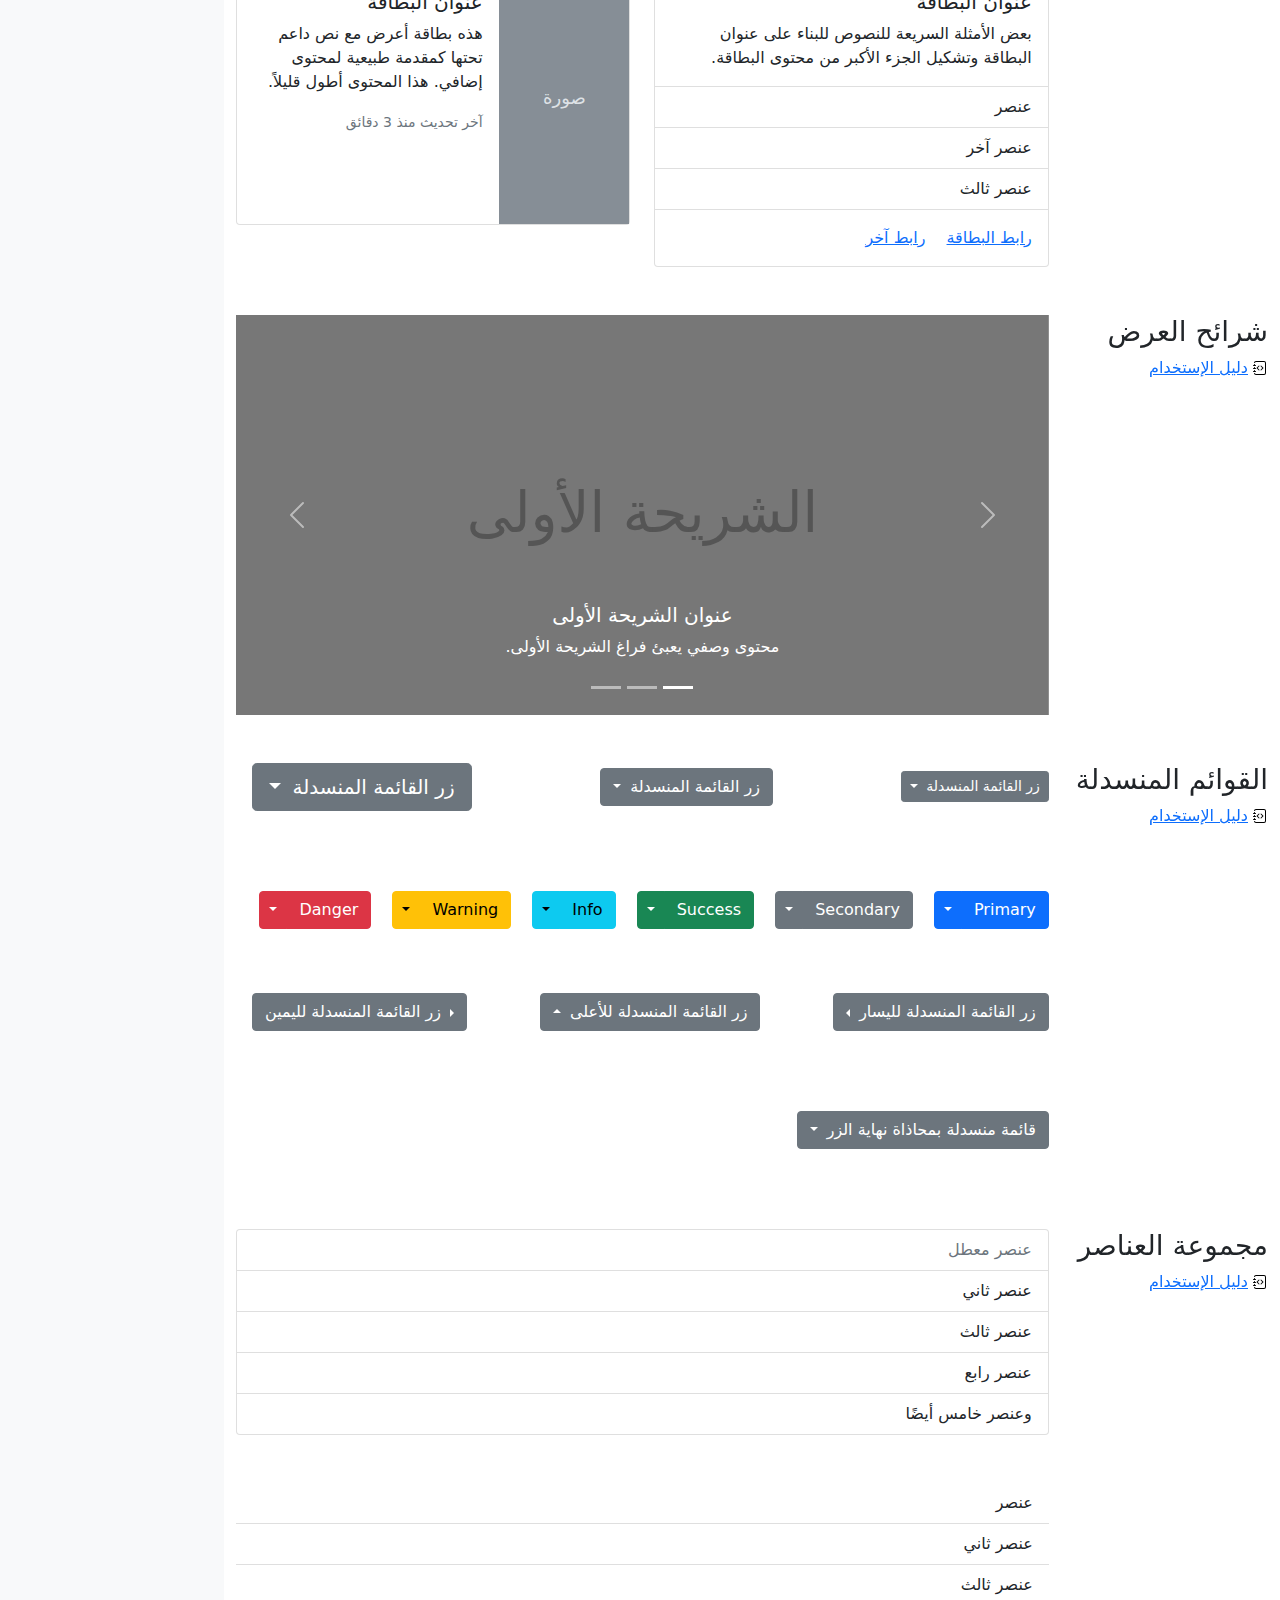
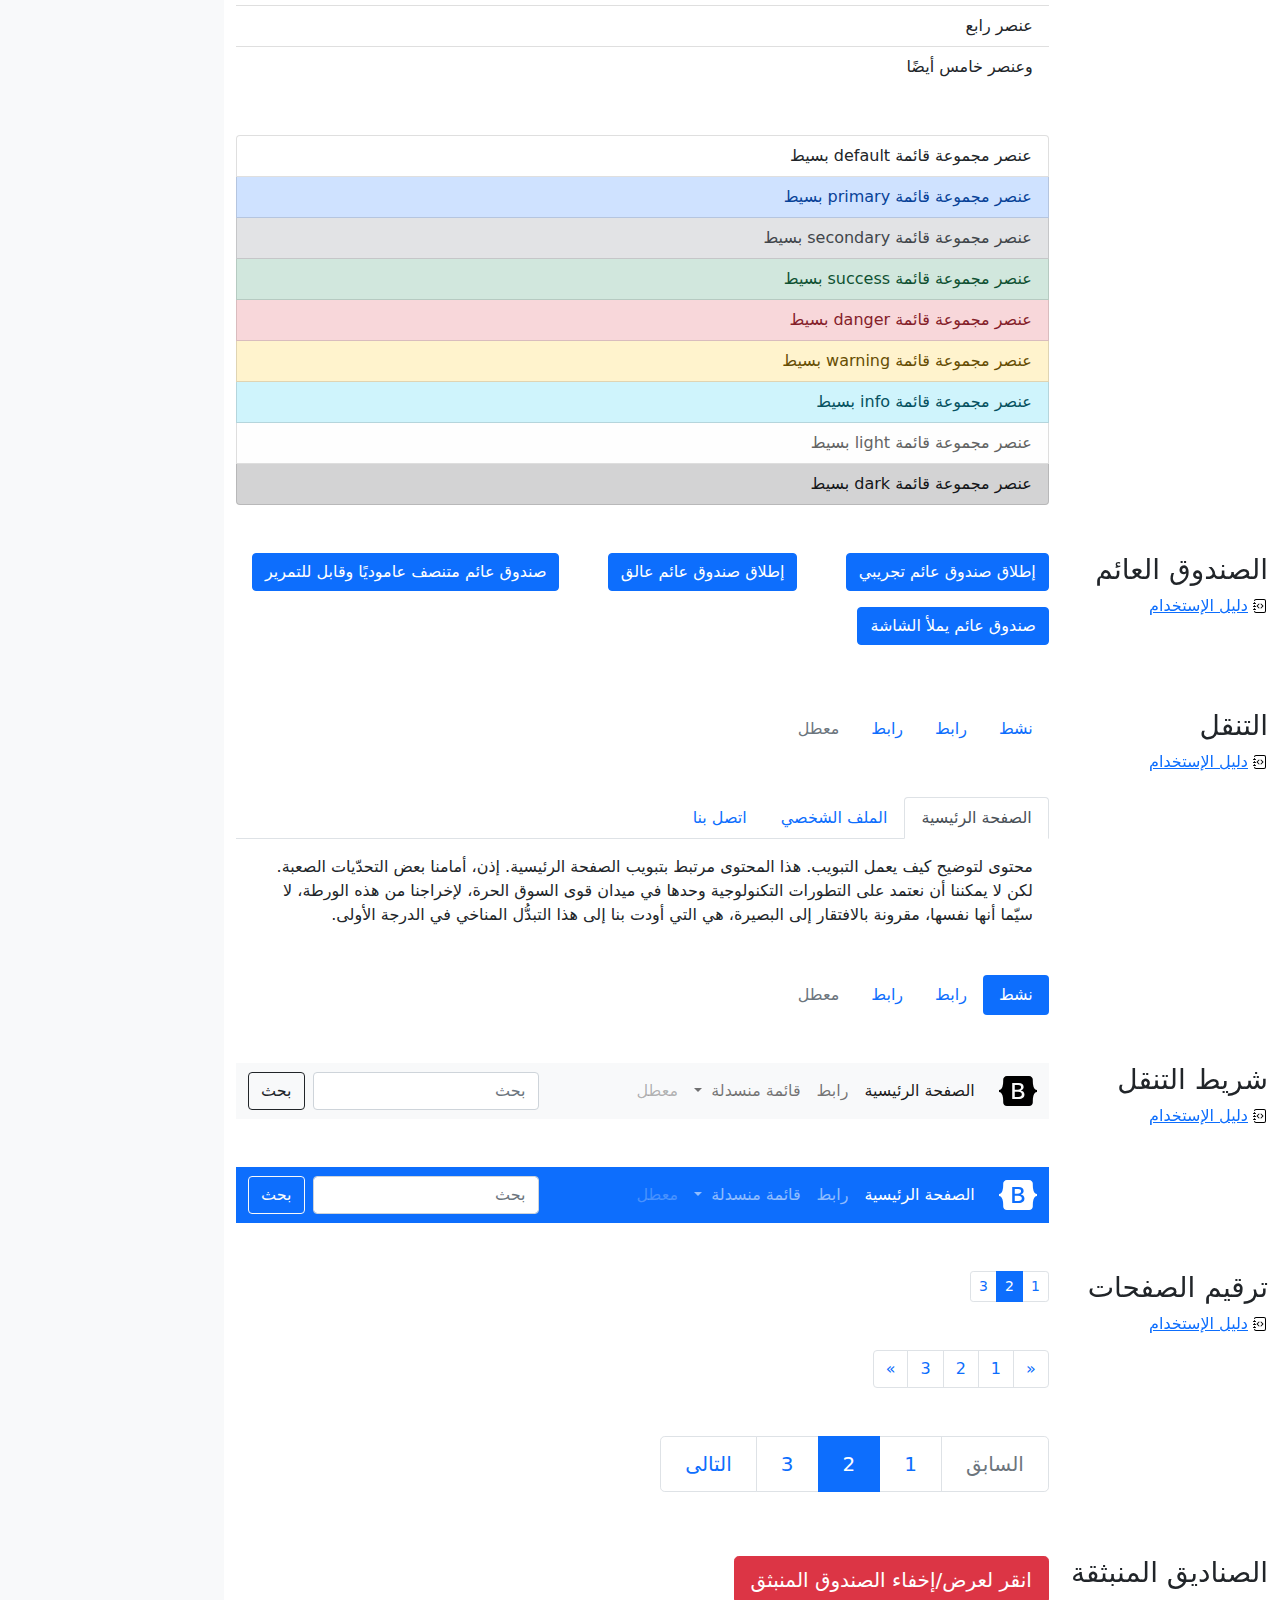
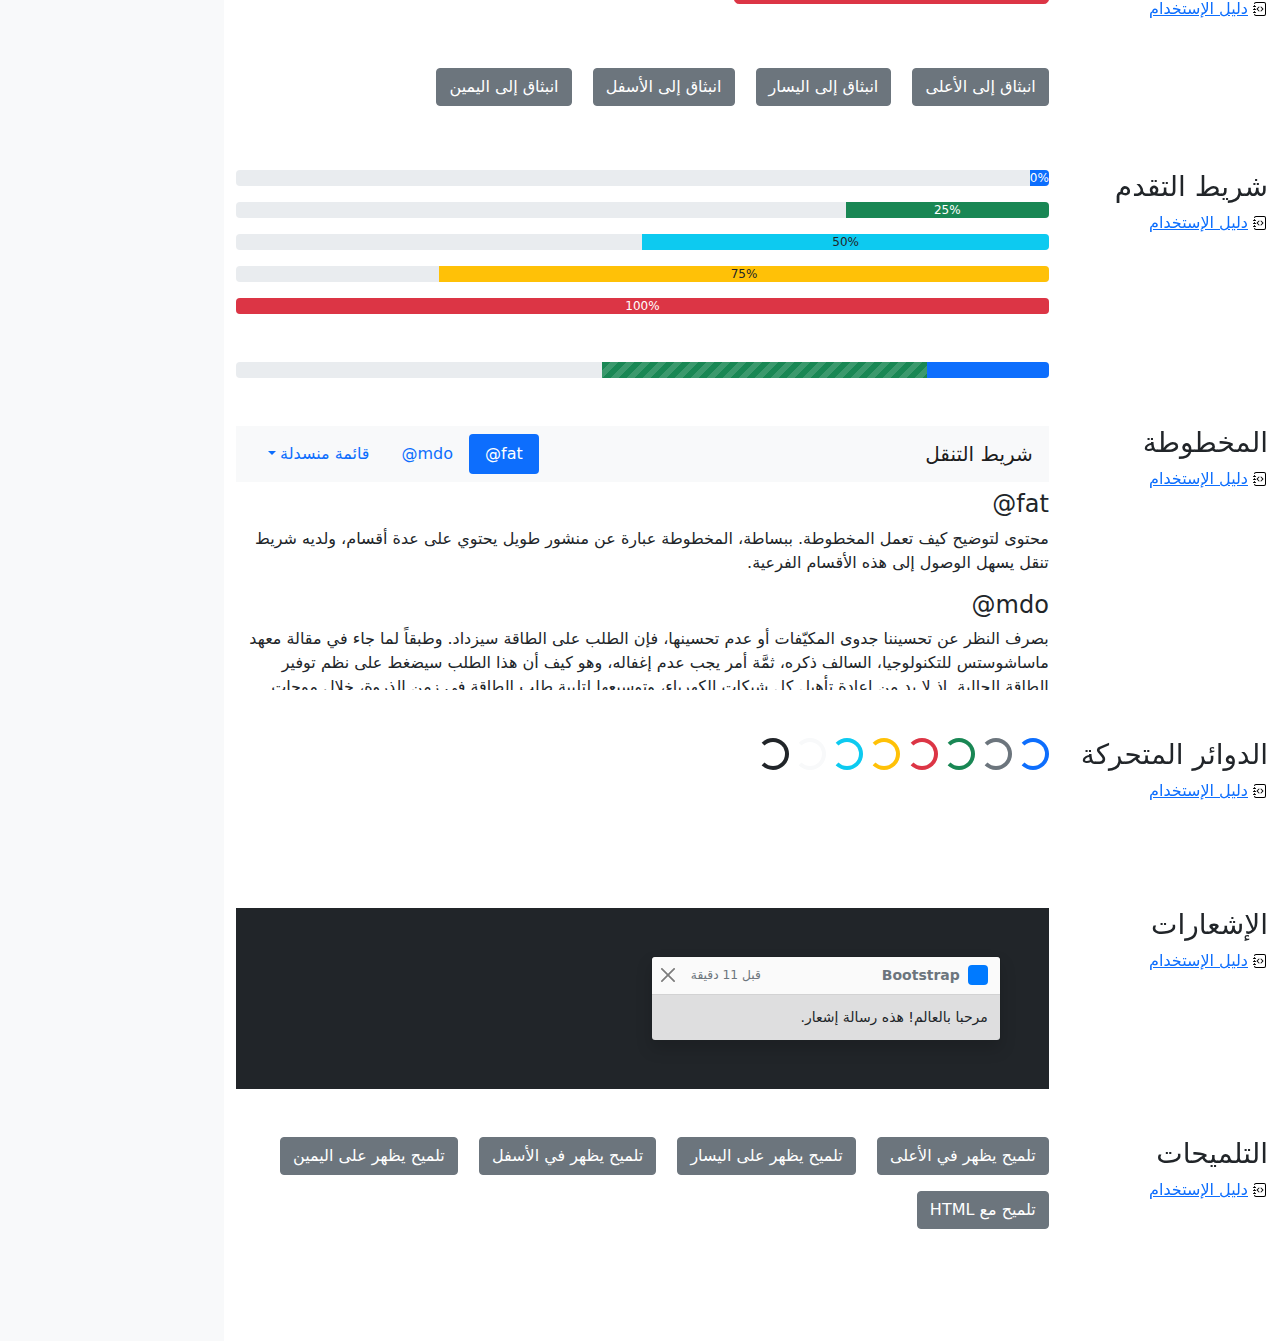
<file: bootstrap-5.1.3-examples/cheatsheet-rtl/index.html>
<!doctype html>
<html lang="ar" dir="rtl">
  <head>
    <meta charset="utf-8">
    <meta name="viewport" content="width=device-width, initial-scale=1">
    <meta name="description" content="">
    <meta name="author" content="Mark Otto, Jacob Thornton, and Bootstrap contributors">
    <meta name="generator" content="Hugo 0.88.1">
    <title>ورقة الغش · Bootstrap v5.1</title>

    <link rel="canonical" href="https://getbootstrap.com/docs/5.1/examples/cheatsheet-rtl/">

    

    <!-- Bootstrap core CSS -->
<link href="../assets/dist/css/bootstrap.rtl.min.css" rel="stylesheet">

    <style>
      .bd-placeholder-img {
        font-size: 1.125rem;
        text-anchor: middle;
        -webkit-user-select: none;
        -moz-user-select: none;
        user-select: none;
      }

      @media (min-width: 768px) {
        .bd-placeholder-img-lg {
          font-size: 3.5rem;
        }
      }
    </style>

    
    <!-- Custom styles for this template -->
    <link href="../cheatsheet/cheatsheet.rtl.css" rel="stylesheet">
  </head>
  <body class="bg-light">
    
<header class="bd-header bg-dark py-3 d-flex align-items-stretch border-bottom border-dark">
  <div class="container-fluid d-flex align-items-center">
    <h1 class="d-flex align-items-center fs-4 text-white mb-0">
      <img src="../assets/brand/bootstrap-logo-white.svg" width="38" height="30" class="me-3" alt="Bootstrap">
      ورقة الغش
    </h1>
    <a href="../examples/cheatsheet/" class="ms-auto link-light" hreflang="en">جدول بيانات LTR</a>
  </div>
</header>
<aside class="bd-aside sticky-xl-top text-muted align-self-start mb-3 mb-xl-5 px-2">
  <h2 class="h6 pt-4 pb-3 mb-4 border-bottom">على هذه الصفحة</h2>
  <nav class="small" id="toc">
    <ul class="list-unstyled">
      <li class="my-2">
        <button class="btn d-inline-flex align-items-center collapsed" data-bs-toggle="collapse" aria-expanded="false" data-bs-target="#contents-collapse" aria-controls="contents-collapse">المحتوى</button>
        <ul class="list-unstyled ps-3 collapse" id="contents-collapse">
          <li><a class="d-inline-flex align-items-center rounded" href="#typography">النصوص</a></li>
          <li><a class="d-inline-flex align-items-center rounded" href="#images">الصور</a></li>
          <li><a class="d-inline-flex align-items-center rounded" href="#tables">الجداول</a></li>
          <li><a class="d-inline-flex align-items-center rounded" href="#figures">النماذج البيانية</a></li>
        </ul>
      </li>
      <li class="my-2">
        <button class="btn d-inline-flex align-items-center collapsed" data-bs-toggle="collapse" aria-expanded="false" data-bs-target="#forms-collapse" aria-controls="forms-collapse">النماذج</button>
        <ul class="list-unstyled ps-3 collapse" id="forms-collapse">
          <li><a class="d-inline-flex align-items-center rounded" href="#overview">نظرة عامة</a></li>
          <li><a class="d-inline-flex align-items-center rounded" href="#disabled-forms">الحقول المعطلة</a></li>
          <li><a class="d-inline-flex align-items-center rounded" href="#sizing">الأحجام</a></li>
          <li><a class="d-inline-flex align-items-center rounded" href="#input-group">مجموعة الإدخال</a></li>
          <li><a class="d-inline-flex align-items-center rounded" href="#floating-labels">الحقول ذوي العناوين العائمة</a></li>
          <li><a class="d-inline-flex align-items-center rounded" href="#validation">التحقق</a></li>
        </ul>
      </li>
      <li class="my-2">
        <button class="btn d-inline-flex align-items-center collapsed" data-bs-toggle="collapse" aria-expanded="false" data-bs-target="#components-collapse" aria-controls="components-collapse">مكونات</button>
        <ul class="list-unstyled ps-3 collapse" id="components-collapse">
          <li><a class="d-inline-flex align-items-center rounded" href="#accordion">المطوية</a></li>
          <li><a class="d-inline-flex align-items-center rounded" href="#alerts">الإنذارات</a></li>
          <li><a class="d-inline-flex align-items-center rounded" href="#badge">الشارة</a></li>
          <li><a class="d-inline-flex align-items-center rounded" href="#breadcrumb">مسار التنقل التفصيلي</a></li>
          <li><a class="d-inline-flex align-items-center rounded" href="#buttons">الأزرار</a></li>
          <li><a class="d-inline-flex align-items-center rounded" href="#button-group">مجموعة الأزرار</a></li>
          <li><a class="d-inline-flex align-items-center rounded" href="#card">البطاقة</a></li>
          <li><a class="d-inline-flex align-items-center rounded" href="#carousel">شرائح العرض</a></li>
          <li><a class="d-inline-flex align-items-center rounded" href="#dropdowns">القوائم المنسدلة</a></li>
          <li><a class="d-inline-flex align-items-center rounded" href="#list-group">مجموعة العناصر</a></li>
          <li><a class="d-inline-flex align-items-center rounded" href="#modal">الصندوق العائم</a></li>
          <li><a class="d-inline-flex align-items-center rounded" href="#navs">التنقل</a></li>
          <li><a class="d-inline-flex align-items-center rounded" href="#navbar">شريط التنقل</a></li>
          <li><a class="d-inline-flex align-items-center rounded" href="#pagination">ترقيم الصفحات</a></li>
          <li><a class="d-inline-flex align-items-center rounded" href="#popovers">الصناديق المنبثقة</a></li>
          <li><a class="d-inline-flex align-items-center rounded" href="#progress">شريط التقدم</a></li>
          <li><a class="d-inline-flex align-items-center rounded" href="#scrollspy">المخطوطة</a></li>
          <li><a class="d-inline-flex align-items-center rounded" href="#spinners">الدوائر المتحركة</a></li>
          <li><a class="d-inline-flex align-items-center rounded" href="#toasts">الإشعارات</a></li>
          <li><a class="d-inline-flex align-items-center rounded" href="#tooltips">التلميحات</a></li>
        </ul>
      </li>
    </ul>
  </nav>
</aside>
<div class="bd-cheatsheet container-fluid bg-body">
  <section id="content">
    <h2 class="sticky-xl-top fw-bold pt-3 pt-xl-5 pb-2 pb-xl-3">المحتوى</h2>

    <article class="my-3" id="typography">
      <div class="bd-heading sticky-xl-top align-self-start mt-5 mb-3 mt-xl-0 mb-xl-2">
        <h3>النصوص</h3>
        <a class="d-flex align-items-center" hreflang="en" href="../content/typography/">دليل الإستخدام</a>
      </div>

      <div>
        <div class="bd-example">
        <p class="display-1">العرض 1</p>
        <p class="display-2">العرض 2</p>
        <p class="display-3">العرض 3</p>
        <p class="display-4">العرض 4</p>
        <p class="display-5">العرض 5</p>
        <p class="display-6">العرض 6</p>
        </div>

        <div class="bd-example">
        <p class="h1">عنوان 1</p>
        <p class="h2">عنوان 2</p>
        <p class="h3">عنوان 3</p>
        <p class="h4">عنوان 4</p>
        <p class="h5">عنوان 5</p>
        <p class="h6">عنوان 6</p>
        </div>

        <div class="bd-example">
        <p class="lead">
          هذه قطعة إملائية متميزة، فهي مصممة لتكون بارزة من بين القطع الإملائية الأخرى.
        </p>
        </div>

        <div class="bd-example">
        <p>يمكنك استخدام تصنيف mark <mark>لتحديد</mark> نص.</p>
        <p><del>من المفترض أن يتم التعامل مع هذا السطر كنص محذوف.</del></p>
        <p><s>من المفترض أن يتم التعامل مع هذا السطر على أنه لم يعد دقيقًا.</s></p>
        <p><ins>من المفترض أن يتم التعامل مع هذا السطر كإضافة إلى المستند.</ins></p>
        <p><u>سيتم عرض النص في هذا السطر كما وتحته خط.</u></p>
        <p><small>من المفترض أن يتم التعامل مع هذا السطر على أنه يحوي تفاصيل صغيرة.</small></p>
        <p><strong>هذا السطر يحوي نص عريض.</strong></p>
        <p><em>هذا السطر يحوي نص مائل.</em></p>
        </div>

        <div class="bd-example">
        <blockquote class="blockquote">
          <p>إقتباس مبهر، موضوع في عنصر blockquote</p>
          <footer class="blockquote-footer">شخص مشهور في <cite title= "عنوان المصدر"> عنوان المصدر </cite></footer>
        </blockquote>
        </div>

        <div class="bd-example">
        <ul class="list-unstyled">
          <li>هذه قائمة عناصر.</li>
          <li>بالرغم من أنها مصممة كي لا تظهر كذلك.</li>
          <li>إلا أنها مجهزة كـ قائمة خلف الكواليس</li>
          <li>هذا التصميم ينطبق فقد على القائمة الرئيسية</li>
          <li>القوائم الفرعية
            <ul>
              <li>لا تتأثر بهذا التصميم</li>
              <li>فهي تظهر عليها علامات الترقيم</li>
              <li>وتحتوي على مساحة فارغة بجوارها</li>
            </ul>
          </li>
          <li>قد يكون هذا التصميم مفيدًا في بعض الأحيان.</li>
        </ul>
        </div>

        <div class="bd-example">
        <ul class="list-inline">
          <li class="list-inline-item">هذا عنصر في قائمة.</li>
          <li class="list-inline-item">وهذا أيضًا.</li>
          <li class="list-inline-item">لكنهم يظهرون متجاورين.</li>
        </ul>
        </div>
      </div>
    </article>
    <article class="my-3" id="images">
      <div class="bd-heading sticky-xl-top align-self-start mt-5 mb-3 mt-xl-0 mb-xl-2">
        <h3>الصور</h3>
        <a class="d-flex align-items-center" hreflang="en" href="../content/images/">دليل الإستخدام</a>
      </div>

      <div>
        <div class="bd-example">
        <svg class="bd-placeholder-img bd-placeholder-img-lg img-fluid" width="100%" height="250" xmlns="http://www.w3.org/2000/svg" role="img" aria-label="Placeholder: صورة مستجيبة" preserveAspectRatio="xMidYMid slice" focusable="false"><title>Placeholder</title><rect width="100%" height="100%" fill="#868e96"/><text x="50%" y="50%" fill="#dee2e6" dy=".3em">صورة مستجيبة</text></svg>

        </div>

        <div class="bd-example">
        <svg class="bd-placeholder-img img-thumbnail" width="200" height="200" xmlns="http://www.w3.org/2000/svg" role="img" aria-label="صورة عنصر نائب مربع عام مع حدود بيضاء حولها ، مما يجعلها تشبه صورة تم التقاطها بكاميرا فورية قديمة: 200x200" preserveAspectRatio="xMidYMid slice" focusable="false"><title>صورة عنصر نائب مربع عام مع حدود بيضاء حولها ، مما يجعلها تشبه صورة تم التقاطها بكاميرا فورية قديمة</title><rect width="100%" height="100%" fill="#868e96"/><text x="50%" y="50%" fill="#dee2e6" dy=".3em">200x200</text></svg>

        </div>
      </div>
    </article>
    <article class="my-3" id="tables">
      <div class="bd-heading sticky-xl-top align-self-start mt-5 mb-3 mt-xl-0 mb-xl-2">
        <h3>الجداول</h3>
        <a class="d-flex align-items-center" hreflang="en" href="../content/tables/">دليل الإستخدام</a>
      </div>

      <div>
        <div class="bd-example">
        <table class="table table-striped">
          <thead>
          <tr>
            <th scope="col">#</th>
            <th scope="col">الاسم الاول</th>
            <th scope="col">الكنية</th>
            <th scope="col">الاسم المستعار</th>
          </tr>
          </thead>
          <tbody>
          <tr>
            <th scope="row">1</th>
            <td>Mark</td>
            <td>Otto</td>
            <td><bdo lang="en" dir="ltr">@mdo</bdo></td>
          </tr>
          <tr>
            <th scope="row">2</th>
            <td>Jacob</td>
            <td>Thornton</td>
            <td><bdo lang="en" dir="ltr">@fat</bdo></td>
          </tr>
          <tr>
            <th scope="row">3</th>
            <td colspan="2">Larry the Bird</td>
            <td><bdo lang="en" dir="ltr">@twitter</bdo></td>
          </tr>
          </tbody>
        </table>
        </div>

        <div class="bd-example">
        <table class="table table-dark table-borderless">
          <thead>
          <tr>
            <th scope="col">#</th>
            <th scope="col">الاسم الاول</th>
            <th scope="col">الكنية</th>
            <th scope="col">الاسم المستعار</th>
          </tr>
          </thead>
          <tbody>
          <tr>
            <th scope="row">1</th>
            <td>Mark</td>
            <td>Otto</td>
            <td><bdo lang="en" dir="ltr">@mdo</bdo></td>
          </tr>
          <tr>
            <th scope="row">2</th>
            <td>Jacob</td>
            <td>Thornton</td>
            <td><bdo lang="en" dir="ltr">@fat</bdo></td>
          </tr>
          <tr>
            <th scope="row">3</th>
            <td colspan="2">Larry the Bird</td>
            <td><bdo lang="en" dir="ltr">@twitter</bdo></td>
          </tr>
          </tbody>
        </table>
        </div>

        <div class="bd-example">
        <table class="table table-hover">
          <thead>
          <tr>
            <th scope="col">Class</th>
            <th scope="col">عنوان</th>
            <th scope="col">عنوان</th>
          </tr>
          </thead>
          <tbody>
          <tr>
            <th scope="row">Default</th>
            <td>خلية</td>
            <td>خلية</td>
          </tr>
          
          <tr class="table-primary">
            <th scope="row">Primary</th>
            <td>خلية</td>
            <td>خلية</td>
          </tr>
          <tr class="table-secondary">
            <th scope="row">Secondary</th>
            <td>خلية</td>
            <td>خلية</td>
          </tr>
          <tr class="table-success">
            <th scope="row">Success</th>
            <td>خلية</td>
            <td>خلية</td>
          </tr>
          <tr class="table-danger">
            <th scope="row">Danger</th>
            <td>خلية</td>
            <td>خلية</td>
          </tr>
          <tr class="table-warning">
            <th scope="row">Warning</th>
            <td>خلية</td>
            <td>خلية</td>
          </tr>
          <tr class="table-info">
            <th scope="row">Info</th>
            <td>خلية</td>
            <td>خلية</td>
          </tr>
          <tr class="table-light">
            <th scope="row">Light</th>
            <td>خلية</td>
            <td>خلية</td>
          </tr>
          <tr class="table-dark">
            <th scope="row">Dark</th>
            <td>خلية</td>
            <td>خلية</td>
          </tr>
          </tbody>
        </table>
        </div>

        <div class="bd-example">
        <table class="table table-sm table-bordered">
          <thead>
          <tr>
            <th scope="col">#</th>
            <th scope="col">الاسم الاول</th>
            <th scope="col">الكنية</th>
            <th scope="col">الاسم المستعار</th>
          </tr>
          </thead>
          <tbody>
          <tr>
            <th scope="row">1</th>
            <td>Mark</td>
            <td>Otto</td>
            <td><bdo lang="en" dir="ltr">@mdo</bdo></td>
          </tr>
          <tr>
            <th scope="row">2</th>
            <td>Jacob</td>
            <td>Thornton</td>
            <td><bdo lang="en" dir="ltr">@fat</bdo></td>
          </tr>
          <tr>
            <th scope="row">3</th>
            <td colspan="2">Larry the Bird</td>
            <td><bdo lang="en" dir="ltr">@twitter</bdo></td>
          </tr>
          </tbody>
        </table>
        </div>
      </div>
    </article>
    <article class="my-3" id="figures">
      <div class="bd-heading sticky-xl-top align-self-start mt-5 mb-3 mt-xl-0 mb-xl-2">
        <h3>النماذج البيانية</h3>
        <a class="d-flex align-items-center" hreflang="en" href="../content/figures/">دليل الإستخدام</a>
      </div>

      <div>
        <div class="bd-example">
        <figure class="figure">
          <svg class="bd-placeholder-img figure-img img-fluid rounded" width="400" height="300" xmlns="http://www.w3.org/2000/svg" role="img" aria-label="Placeholder: 400x300" preserveAspectRatio="xMidYMid slice" focusable="false"><title>Placeholder</title><rect width="100%" height="100%" fill="#868e96"/><text x="50%" y="50%" fill="#dee2e6" dy=".3em">400x300</text></svg>

          <figcaption class="figure-caption">شرح للصورة أعلاه.</figcaption>
        </figure>
        </div>
      </div>
    </article>
  </section>

  <section id="forms">
    <h2 class="sticky-xl-top fw-bold pt-3 pt-xl-5 pb-2 pb-xl-3">النماذج</h2>

    <article class="my-3" id="overview">
      <div class="bd-heading sticky-xl-top align-self-start mt-5 mb-3 mt-xl-0 mb-xl-2">
        <h3>نظرة عامة</h3>
        <a class="d-flex align-items-center" hreflang="en" href="../forms/overview/">دليل الإستخدام</a>
      </div>

      <div>
        <div class="bd-example">
        <form>
          <div class="mb-3">
            <label for="exampleInputEmail1" class="form-label">البريد الإلكتروني</label>
            <input type="email" class="form-control" id="exampleInputEmail1" aria-describedby="emailHelp">
            <div id="emailHelp" class="form-text">لن نقوم بمشاركة بريدك الإلكتروني مع أي شخص آخر.</div>
          </div>
          <div class="mb-3">
            <label for="exampleInputPassword1" class="form-label">كلمة السر</label>
            <input type="password" class="form-control" id="exampleInputPassword1">
          </div>
          <div class="mb-3 form-check">
            <input type="checkbox" class="form-check-input" id="exampleCheck1">
            <label class="form-check-label" for="exampleCheck1">اخترني</label>
          </div>
          <fieldset class="mb-3">
            <legend>أزرار الاختيار الأحادي</legend>
            <div class="form-check">
              <input type="radio" name="radios" class="form-check-input" id="exampleRadio1" checked>
              <label class="form-check-label" for="exampleRadio1">الخيار الافتراضي</label>
            </div>
            <div class="mb-3 form-check">
              <input type="radio" name="radios" class="form-check-input" id="exampleRadio2">
              <label class="form-check-label" for="exampleRadio2">خيار آخر</label>
            </div>
          </fieldset>
          <div class="mb-3">
            <label class="form-label" for="customFile">رفع</label>
            <input type="file" class="form-control" id="customFile">
          </div>
          <div class="mb-3 form-check form-switch">
            <input class="form-check-input" type="checkbox" role="switch" id="flexSwitchCheckChecked" checked>
            <label class="form-check-label" for="flexSwitchCheckChecked">زر على شكل مفتاح اختيار.</label>
          </div>
          <div class="mb-3">
            <label for="customRange3" class="form-label">مثال على حقل اختيار نطاقي</label>
            <input type="range" class="form-range" min="0" max="5" step="0.5" id="customRange3">
          </div>
          <button type="submit" class="btn btn-primary">إرسال</button>
        </form>
        </div>
      </div>
    </article>
    <article class="my-3" id="disabled-forms">
      <div class="bd-heading sticky-xl-top align-self-start mt-5 mb-3 mt-xl-0 mb-xl-2">
        <h3>الحقول المعطلة</h3>
        <a class="d-flex align-items-center" hreflang="en" href="../forms/overview/#disabled-forms">دليل الإستخدام</a>
      </div>

      <div>
        <div class="bd-example">
        <form>
          <fieldset disabled aria-label="مثال على مجموعة الحقول المعطلة">
            <div class="mb-3">
              <label for="disabledTextInput" class="form-label">حقل إدخال معطل</label>
              <input type="text" id="disabledTextInput" class="form-control" placeholder="حقل إدخال معطل">
            </div>
            <div class="mb-3">
              <label for="disabledSelect" class="form-label">قائمة اختيار معطلة</label>
              <select id="disabledSelect" class="form-select">
                <option>خيار معطل</option>
              </select>
            </div>
            <div class="mb-3">
              <div class="form-check">
                <input class="form-check-input" type="checkbox" id="disabledFieldsetCheck" disabled>
                <label class="form-check-label" for="disabledFieldsetCheck">
                  زر اختيار معطل
                </label>
              </div>
            </div>
            <fieldset class="mb-3">
              <legend>أزرار اختيار أحادي معطلين</legend>
              <div class="form-check">
                <input type="radio" name="radios" class="form-check-input" id="disabledRadio1" disabled>
                <label class="form-check-label" for="disabledRadio1">خيار معطل</label>
              </div>
              <div class="mb-3 form-check">
                <input type="radio" name="radios" class="form-check-input" id="disabledRadio2" disabled>
                <label class="form-check-label" for="disabledRadio2">خيار آخر معطل</label>
              </div>
            </fieldset>
            <div class="mb-3">
              <label class="form-label" for="disabledCustomFile">رفع معطل</label>
              <input type="file" class="form-control" id="disabledCustomFile" disabled>
            </div>
            <div class="mb-3 form-check form-switch">
              <input class="form-check-input" type="checkbox" role="switch" id="disabledSwitchCheckChecked" checked disabled>
              <label class="form-check-label" for="disabledSwitchCheckChecked">زر معطل على شكل مفتاح اختيار.</label>
            </div>
            <div class="mb-3">
              <label for="disabledRange" class="form-label">حقل اختيار نطاقي معطل</label>
              <input type="range" class="form-range" min="0" max="5" step="0.5" id="disabledRange">
            </div>
            <button type="submit" class="btn btn-primary">إرسال</button>
          </fieldset>
        </form>
        </div>
      </div>
    </article>
    <article class="my-3" id="sizing">
      <div class="bd-heading sticky-xl-top align-self-start mt-5 mb-3 mt-xl-0 mb-xl-2">
        <h3>الأحجام</h3>
        <a class="d-flex align-items-center" hreflang="en" href="../forms/form-control/#sizing">دليل الإستخدام</a>
      </div>

      <div>
        <div class="bd-example">
        <div class="mb-3">
          <input class="form-control form-control-lg" type="text" placeholder="حقل إدخال كبير" aria-label=".form-control-lg مثال">
        </div>
        <div class="mb-3">
          <select class="form-select form-select-lg mb-3" aria-label=".form-select-lg مثال">
            <option selected>افتح قائمة الاختيار هذه</option>
            <option value="1">واحد</option>
            <option value="2">اثنان</option>
            <option value="3">ثلاثة</option>
          </select>
        </div>
        <div class="mb-3">
          <input type="file" class="form-control form-control-lg" aria-label="مثال على إدخال ملف كبير">
        </div>
        </div>

        <div class="bd-example">
        <div class="mb-3">
          <input class="form-control form-control-sm" type="text" placeholder="حقل إدخال صغير" aria-label=".form-control-sm مثال">
        </div>
        <div class="mb-3">
          <select class="form-select form-select-sm" aria-label=".form-select-sm مثال">
            <option selected>افتح قائمة الاختيار هذه</option>
            <option value="1">واحد</option>
            <option value="2">اثنان</option>
            <option value="3">ثلاثة</option>
          </select>
        </div>
        <div class="mb-3">
          <input type="file" class="form-control form-control-sm" aria-label="مثال على إدخال ملف صغير">
        </div>
        </div>
      </div>
    </article>
    <article class="my-3" id="input-group">
      <div class="bd-heading sticky-xl-top align-self-start mt-5 mb-3 mt-xl-0 mb-xl-2">
        <h3>مجموعة الإدخال</h3>
        <a class="d-flex align-items-center" hreflang="en" href="../forms/input-group/">دليل الإستخدام</a>
      </div>

      <div>
        <div class="bd-example">
        <div class="input-group mb-3">
          <span class="input-group-text" id="basic-addon1">أنا اسمي</span>
          <input type="text" class="form-control" placeholder="فلان الفلاني" aria-label="الاسم" aria-describedby="basic-addon1">
        </div>
        <div class="input-group mb-3">
          <input type="text" class="form-control" placeholder="أنا أحب الكعك والقهوة" aria-label="الطعام المفضل" aria-describedby="basic-addon2">
          <span class="input-group-text" id="basic-addon2">وغيرها</span>
        </div>
        <label for="basic-url" class="form-label">عنوان حسابك الشخصي</label>
        <div class="input-group mb-3">
          <input type="text" class="form-control" id="basic-url" aria-describedby="basic-addon3">
          <span class="input-group-text" id="basic-addon3"><bdo lang="en" dir="ltr">https://example.com/users/</bdo></span>
        </div>
        <div class="input-group mb-3">
          <span class="input-group-text"><bdo lang="en" dir="ltr">.00</bdo></span>
          <input type="text" class="form-control" aria-label="المبلغ (لأقرب دولار)">
          <span class="input-group-text">$</span>
        </div>
        <div class="input-group">
          <span class="input-group-text">مع textarea</span>
          <textarea class="form-control" aria-label="مع textarea"></textarea>
        </div>
        </div>
      </div>
    </article>
    <article class="my-3" id="floating-labels">
      <div class="bd-heading sticky-xl-top align-self-start mt-5 mb-3 mt-xl-0 mb-xl-2">
        <h3>الحقول ذوي العناوين العائمة</h3>
        <a class="d-flex align-items-center" href="../forms/floating-labels/">دليل الإستخدام</a>
      </div>

      <div>
        <div class="bd-example">
        <form>
          <div class="form-floating mb-3">
            <input type="email" class="form-control" id="floatingInput" placeholder="name@example.com">
            <label for="floatingInput">البريد الالكتروني</label>
          </div>
          <div class="form-floating">
            <input type="password" class="form-control" id="floatingPassword" placeholder="كلمة السر">
            <label for="floatingPassword">كلمة السر</label>
          </div>
        </form>
        </div>
      </div>
    </article>
    <article class="my-3" id="validation">
      <div class="bd-heading sticky-xl-top align-self-start mt-5 mb-3 mt-xl-0 mb-xl-2">
        <h3>التحقق</h3>
        <a class="d-flex align-items-center" hreflang="en" href="../forms/validation/">دليل الإستخدام</a>
      </div>

      <div>
        <div class="bd-example">
        <form class="row g-3">
          <div class="col-md-4">
            <label for="validationServer01" class="form-label">الاسم الاول</label>
            <input type="text" class="form-control is-valid" id="validationServer01" value="Mark" required>
            <div class="valid-feedback">
              يبدو صحيحًا!
            </div>
          </div>
          <div class="col-md-4">
            <label for="validationServer02" class="form-label">الكنية</label>
            <input type="text" class="form-control is-valid" id="validationServer02" value="Otto" required>
            <div class="valid-feedback">
              يبدو صحيحًا!
            </div>
          </div>
          <div class="col-md-4">
            <label for="validationServerUsername" class="form-label">اسم المستخدم</label>
            <div class="input-group has-validation">
              <input type="text" class="form-control is-invalid" id="validationServerUsername" aria-describedby="inputGroupPrepend3" required>
              <span class="input-group-text" id="inputGroupPrepend3">@</span>
              <div class="invalid-feedback">
                يرجى اختيار اسم مستخدم.
              </div>
            </div>
          </div>
          <div class="col-md-6">
            <label for="validationServer03" class="form-label">مدينة</label>
            <input type="text" class="form-control is-invalid" id="validationServer03" required>
            <div class="invalid-feedback">
              يرجى إدخال مدينة صحيحة.
            </div>
          </div>
          <div class="col-md-3">
            <label for="validationServer04" class="form-label">حالة</label>
            <select class="form-select is-invalid" id="validationServer04" required>
              <option selected disabled value="">اختر...</option>
              <option>...</option>
            </select>
            <div class="invalid-feedback">
              يرجى اختيار ولاية صحيحة.
            </div>
          </div>
          <div class="col-md-3">
            <label for="validationServer05" class="form-label">الرمز البريدي</label>
            <input type="text" class="form-control is-invalid" id="validationServer05" required>
            <div class="invalid-feedback">
              يرجى إدخال رمز بريدي صحيح.
            </div>
          </div>
          <div class="col-12">
            <div class="form-check">
              <input class="form-check-input is-invalid" type="checkbox" value="" id="invalidCheck3" required>
              <label class="form-check-label" for="invalidCheck3">
                أوافق على الشروط والأحكام
              </label>
              <div class="invalid-feedback">
                تجب الموافقة قبل إرسال النموذج.
              </div>
            </div>
          </div>
          <div class="col-12">
            <button class="btn btn-primary" type="submit">إرسال النموذج</button>
          </div>
        </form>
        </div>
      </div>
    </article>
  </section>

  <section id="components">
    <h2 class="sticky-xl-top fw-bold pt-3 pt-xl-5 pb-2 pb-xl-3">العناصر</h2>

    <article class="my-3" id="accordion">
      <div class="bd-heading sticky-xl-top align-self-start mt-5 mb-3 mt-xl-0 mb-xl-2">
        <h3>المطوية</h3>
        <a class="d-flex align-items-center" hreflang="en" href="../components/accordion/">دليل الإستخدام</a>
      </div>

      <div>
        <div class="bd-example">
        <div class="accordion" id="accordionExample">
          <div class="accordion-item">
            <h4 class="accordion-header" id="headingOne">
              <button class="accordion-button" type="button" data-bs-toggle="collapse" data-bs-target="#collapseOne" aria-expanded="true" aria-controls="collapseOne">
                عنصر المطوية الأول
              </button>
            </h4>
            <div id="collapseOne" class="accordion-collapse collapse show" aria-labelledby="headingOne" data-bs-parent="#accordionExample">
              <div class="accordion-body">
                <strong>هذا هو محتوى عنصر المطوية الأول.</strong> سيكون المحتوى مخفيًا بشكل إفتراضي حتى يقوم Bootstrap بإضافة الكلاسات اللازمة لكل عنصر في المطوية. هذه الكلاسات تتحكم بالمظهر العام ووتتحكم أيضا بإظهار وإخفاء أقسام المطوية عبر حركات CSS الإنتقالية. يمكنك تعديل أي من هذه عبر كلاسات CSS خاصة بك، او عبر تغيير القيم الإفتراضية المقدمة من Bootsrap. من الجدير بالذكر أنه يمكن وضع أي كود HTML هنا، ولكن الحركة الإنتقالية قد تحد من الoverflow.
              </div>
            </div>
          </div>
          <div class="accordion-item">
            <h4 class="accordion-header" id="headingTwo">
              <button class="accordion-button collapsed" type="button" data-bs-toggle="collapse" data-bs-target="#collapseTwo" aria-expanded="false" aria-controls="collapseTwo">
                عنصر المطوية الثاني
              </button>
            </h4>
            <div id="collapseTwo" class="accordion-collapse collapse" aria-labelledby="headingTwo" data-bs-parent="#accordionExample">
              <div class="accordion-body">
                <strong>هذا هو محتوى عنصر المطوية الثاني.</strong> سيكون المحتوى مخفيًا بشكل إفتراضي حتى يقوم Bootstrap بإضافة الكلاسات اللازمة لكل عنصر في المطوية. هذه الكلاسات تتحكم بالمظهر العام ووتتحكم أيضا بإظهار وإخفاء أقسام المطوية عبر حركات CSS الإنتقالية. يمكنك تعديل أي من هذه عبر كلاسات CSS خاصة بك، او عبر تغيير القيم الإفتراضية المقدمة من Bootsrap. من الجدير بالذكر أنه يمكن وضع أي كود HTML هنا، ولكن الحركة الإنتقالية قد تحد من الoverflow.
              </div>
            </div>
          </div>
          <div class="accordion-item">
            <h4 class="accordion-header" id="headingThree">
              <button class="accordion-button collapsed" type="button" data-bs-toggle="collapse" data-bs-target="#collapseThree" aria-expanded="false" aria-controls="collapseThree">
                عنصر المطوية الثالث
              </button>
            </h4>
            <div id="collapseThree" class="accordion-collapse collapse" aria-labelledby="headingThree" data-bs-parent="#accordionExample">
              <div class="accordion-body">
                <strong>هذا هو محتوى عنصر المطوية الثالث.</strong> سيكون المحتوى مخفيًا بشكل إفتراضي حتى يقوم Bootstrap بإضافة الكلاسات اللازمة لكل عنصر في المطوية. هذه الكلاسات تتحكم بالمظهر العام ووتتحكم أيضا بإظهار وإخفاء أقسام المطوية عبر حركات CSS الإنتقالية. يمكنك تعديل أي من هذه عبر كلاسات CSS خاصة بك، او عبر تغيير القيم الإفتراضية المقدمة من Bootsrap. من الجدير بالذكر أنه يمكن وضع أي كود HTML هنا، ولكن الحركة الإنتقالية قد تحد من الoverflow.
              </div>
            </div>
          </div>
        </div>
        </div>
      </div>
    </article>
    <article class="my-3" id="alerts">
      <div class="bd-heading sticky-xl-top align-self-start mt-5 mb-3 mt-xl-0 mb-xl-2">
        <h3>الإنذارات</h3>
        <a class="d-flex align-items-center" hreflang="en" href="../components/alerts/">دليل الإستخدام</a>
      </div>

      <div>
        <div class="bd-example">
        
        <div class="alert alert-primary alert-dismissible fade show" role="alert">
          تنبيه primary بسيط مع <a href="#" class="alert-link">رابط مثال</a>. أعطها نقرة إذا أردت.
          <button type="button" class="btn-close" data-bs-dismiss="alert" aria-label="قريب"></button>
        </div>
        <div class="alert alert-secondary alert-dismissible fade show" role="alert">
          تنبيه secondary بسيط مع <a href="#" class="alert-link">رابط مثال</a>. أعطها نقرة إذا أردت.
          <button type="button" class="btn-close" data-bs-dismiss="alert" aria-label="قريب"></button>
        </div>
        <div class="alert alert-success alert-dismissible fade show" role="alert">
          تنبيه success بسيط مع <a href="#" class="alert-link">رابط مثال</a>. أعطها نقرة إذا أردت.
          <button type="button" class="btn-close" data-bs-dismiss="alert" aria-label="قريب"></button>
        </div>
        <div class="alert alert-danger alert-dismissible fade show" role="alert">
          تنبيه danger بسيط مع <a href="#" class="alert-link">رابط مثال</a>. أعطها نقرة إذا أردت.
          <button type="button" class="btn-close" data-bs-dismiss="alert" aria-label="قريب"></button>
        </div>
        <div class="alert alert-warning alert-dismissible fade show" role="alert">
          تنبيه warning بسيط مع <a href="#" class="alert-link">رابط مثال</a>. أعطها نقرة إذا أردت.
          <button type="button" class="btn-close" data-bs-dismiss="alert" aria-label="قريب"></button>
        </div>
        <div class="alert alert-info alert-dismissible fade show" role="alert">
          تنبيه info بسيط مع <a href="#" class="alert-link">رابط مثال</a>. أعطها نقرة إذا أردت.
          <button type="button" class="btn-close" data-bs-dismiss="alert" aria-label="قريب"></button>
        </div>
        <div class="alert alert-light alert-dismissible fade show" role="alert">
          تنبيه light بسيط مع <a href="#" class="alert-link">رابط مثال</a>. أعطها نقرة إذا أردت.
          <button type="button" class="btn-close" data-bs-dismiss="alert" aria-label="قريب"></button>
        </div>
        <div class="alert alert-dark alert-dismissible fade show" role="alert">
          تنبيه dark بسيط مع <a href="#" class="alert-link">رابط مثال</a>. أعطها نقرة إذا أردت.
          <button type="button" class="btn-close" data-bs-dismiss="alert" aria-label="قريب"></button>
        </div>
        </div>

        <div class="bd-example">
        <div class="alert alert-success" role="alert">
          <h4 class="alert-heading">أحسنت!</h4>
          <p>لقد نجحت في قراءة رسالة التنبيه المهمة هذه. سيتم تشغيل نص المثال هذا لفترة أطول قليلاً حتى تتمكن من رؤية كيفية عمل التباعد داخل التنبيه مع هذا النوع من المحتوى.</p>
          <hr>
          <p class="mb-0">كلما احتجت إلى ذلك ، تأكد من استخدام أدوات الهامش للحفاظ على الأشياء لطيفة ومرتبة.</p>
        </div>
        </div>
      </div>
    </article>
    <article class="my-3" id="badge">
      <div class="bd-heading sticky-xl-top align-self-start mt-5 mb-3 mt-xl-0 mb-xl-2">
        <h3>الشارة</h3>
        <a class="d-flex align-items-center" hreflang="en" href="../components/badge/">دليل الإستخدام</a>
      </div>

      <div>
        <div class="bd-example">
        <p class="h1">مثال على عنوان <span class="badge bg-primary">جديد</span></p>
        <p class="h2">مثال على عنوان <span class="badge bg-secondary">جديد</span></p>
        <p class="h3">مثال على عنوان <span class="badge bg-success">جديد</span></p>
        <p class="h4">مثال على عنوان <span class="badge bg-danger">جديد</span></p>
        <p class="h5">مثال على عنوان <span class="badge bg-warning text-dark">جديد</span></p>
        <p class="h6">مثال على عنوان <span class="badge bg-info text-dark">جديد</span></p>
        <p class="h6">مثال على عنوان <span class="badge bg-light text-dark">جديد</span></p>
        <p class="h6">مثال على عنوان <span class="badge bg-dark">جديد</span></p>
        </div>

        <div class="bd-example">
        
        <span class="badge rounded-pill bg-primary">Primary</span>
        <span class="badge rounded-pill bg-secondary">Secondary</span>
        <span class="badge rounded-pill bg-success">Success</span>
        <span class="badge rounded-pill bg-danger">Danger</span>
        <span class="badge rounded-pill bg-warning text-dark">Warning</span>
        <span class="badge rounded-pill bg-info text-dark">Info</span>
        <span class="badge rounded-pill bg-light text-dark">Light</span>
        <span class="badge rounded-pill bg-dark">Dark</span>
        </div>
      </div>
    </article>
    <article class="my-3" id="breadcrumb">
      <div class="bd-heading sticky-xl-top align-self-start mt-5 mb-3 mt-xl-0 mb-xl-2">
        <h3>مسار التنقل التفصيلي (فتات الخبز)</h3>
        <a class="d-flex align-items-center" hreflang="en" href="../components/breadcrumb/">دليل الإستخدام</a>
      </div>

      <div>
        <div class="bd-example">
        <nav aria-label="فتات الخبز">
          <ol class="breadcrumb">
            <li class="breadcrumb-item"><a href="#">الصفحة الرئيسية</a></li>
            <li class="breadcrumb-item"><a href="#">المكتبة</a></li>
            <li class="breadcrumb-item active" aria-current="page">البيانات</li>
          </ol>
        </nav>
        </div>
      </div>
    </article>
    <article class="my-3" id="buttons">
      <div class="bd-heading sticky-xl-top align-self-start mt-5 mb-3 mt-xl-0 mb-xl-2">
        <h3>الأزرار</h3>
        <a class="d-flex align-items-center" hreflang="en" href="../components/buttons/">دليل الإستخدام</a>
      </div>

      <div>
        <div class="bd-example">
        
        <button type="button" class="btn btn-primary">Primary</button>
        <button type="button" class="btn btn-secondary">Secondary</button>
        <button type="button" class="btn btn-success">Success</button>
        <button type="button" class="btn btn-danger">Danger</button>
        <button type="button" class="btn btn-warning">Warning</button>
        <button type="button" class="btn btn-info">Info</button>
        <button type="button" class="btn btn-light">Light</button>
        <button type="button" class="btn btn-dark">Dark</button>

        <button type="button" class="btn btn-link">رابط</button>
        </div>

        <div class="bd-example">
        
        <button type="button" class="btn btn-outline-primary">Primary</button>
        <button type="button" class="btn btn-outline-secondary">Secondary</button>
        <button type="button" class="btn btn-outline-success">Success</button>
        <button type="button" class="btn btn-outline-danger">Danger</button>
        <button type="button" class="btn btn-outline-warning">Warning</button>
        <button type="button" class="btn btn-outline-info">Info</button>
        <button type="button" class="btn btn-outline-light">Light</button>
        <button type="button" class="btn btn-outline-dark">Dark</button>
        </div>

        <div class="bd-example">
        <button type="button" class="btn btn-primary btn-sm">زر صغير</button>
        <button type="button" class="btn btn-primary">زر قياسي</button>
        <button type="button" class="btn btn-primary btn-lg">زر كبير</button>
        </div>
      </div>
    </article>
    <article class="my-3" id="button-group">
      <div class="bd-heading sticky-xl-top align-self-start mt-5 mb-3 mt-xl-0 mb-xl-2">
        <h3>مجموعة الأزرار</h3>
        <a class="d-flex align-items-center" hreflang="en" href="../components/button-group/">دليل الإستخدام</a>
      </div>

      <div>
        <div class="bd-example">
        <div class="btn-toolbar" role="toolbar" aria-label="شريط أدوات مع مجموعات أزرار">
          <div class="btn-group me-2" role="group" aria-label="المجموعة الأولى">
            <button type="button" class="btn btn-secondary">1</button>
            <button type="button" class="btn btn-secondary">2</button>
            <button type="button" class="btn btn-secondary">3</button>
            <button type="button" class="btn btn-secondary">4</button>
          </div>
          <div class="btn-group me-2" role="group" aria-label="المجموعة الثانية">
            <button type="button" class="btn btn-secondary">5</button>
            <button type="button" class="btn btn-secondary">6</button>
            <button type="button" class="btn btn-secondary">7</button>
          </div>
          <div class="btn-group" role="group" aria-label="المجموعة الثالثة">
            <button type="button" class="btn btn-secondary">8</button>
          </div>
        </div>
        </div>
      </div>
    </article>
    <article class="my-3" id="card">
      <div class="bd-heading sticky-xl-top align-self-start mt-5 mb-3 mt-xl-0 mb-xl-2">
        <h3>البطاقة</h3>
        <a class="d-flex align-items-center" hreflang="en" href="../components/card/">دليل الإستخدام</a>
      </div>

      <div>
        <div class="bd-example">
        <div class="row  row-cols-1 row-cols-md-2 g-4">
          <div class="col">
            <div class="card">
              <svg class="bd-placeholder-img card-img-top" width="100%" height="180" xmlns="http://www.w3.org/2000/svg" role="img" aria-label="Placeholder: غطاء الصورة" preserveAspectRatio="xMidYMid slice" focusable="false"><title>Placeholder</title><rect width="100%" height="100%" fill="#868e96"/><text x="50%" y="50%" fill="#dee2e6" dy=".3em">غطاء الصورة</text></svg>

              <div class="card-body">
                <h5 class="card-title">عنوان البطاقة</h5>
                <p class="card-text">بعض الأمثلة السريعة للنصوص للبناء على عنوان البطاقة وتشكيل الجزء الأكبر من محتوى البطاقة.</p>
                <a href="#" class="btn btn-primary">اذهب لمكان ما</a>
              </div>
            </div>
          </div>
          <div class="col">
            <div class="card">
              <div class="card-header">
                متميز
              </div>
              <div class="card-body">
                <h5 class="card-title">عنوان البطاقة</h5>
                <p class="card-text">بعض الأمثلة السريعة للنصوص للبناء على عنوان البطاقة وتشكيل الجزء الأكبر من محتوى البطاقة.</p>
                <a href="#" class="btn btn-primary">اذهب لمكان ما</a>
              </div>
              <div class="card-footer text-muted">
                منذ يومان
              </div>
            </div>
          </div>
          <div class="col">
            <div class="card">
              <div class="card-body">
                <h5 class="card-title">عنوان البطاقة</h5>
                <p class="card-text">بعض الأمثلة السريعة للنصوص للبناء على عنوان البطاقة وتشكيل الجزء الأكبر من محتوى البطاقة.</p>
              </div>
              <ul class="list-group list-group-flush">
                <li class="list-group-item">عنصر</li>
                <li class="list-group-item">عنصر آخر</li>
                <li class="list-group-item">عنصر ثالث</li>
              </ul>
              <div class="card-body">
                <a href="#" class="card-link">رابط البطاقة</a>
                <a href="#" class="card-link">رابط آخر</a>
              </div>
            </div>
          </div>
          <div class="col">
            <div class="card">
              <div class="row g-0">
                <div class="col-md-4">
                  <svg class="bd-placeholder-img" width="100%" height="250" xmlns="http://www.w3.org/2000/svg" role="img" aria-label="Placeholder: صورة" preserveAspectRatio="xMidYMid slice" focusable="false"><title>Placeholder</title><rect width="100%" height="100%" fill="#868e96"/><text x="50%" y="50%" fill="#dee2e6" dy=".3em">صورة</text></svg>

                </div>
                <div class="col-md-8">
                  <div class="card-body">
                    <h5 class="card-title">عنوان البطاقة</h5>
                    <p class="card-text">هذه بطاقة أعرض مع نص داعم تحتها كمقدمة طبيعية لمحتوى إضافي. هذا المحتوى أطول قليلاً.</p>
                    <p class="card-text"><small class="text-muted">آخر تحديث منذ 3 دقائق</small></p>
                  </div>
                </div>
              </div>
            </div>
          </div>
        </div>
        </div>
      </div>
    </article>
    <article class="my-3" id="carousel">
      <div class="bd-heading sticky-xl-top align-self-start mt-5 mb-3 mt-xl-0 mb-xl-2">
        <h3>شرائح العرض</h3>
        <a class="d-flex align-items-center" hreflang="en" href="../components/carousel/">دليل الإستخدام</a>
      </div>

      <div>
        <div class="bd-example">
        <div id="carouselExampleCaptions" class="carousel slide" data-bs-ride="carousel">
          <div class="carousel-indicators">
            <button type="button" data-bs-target="#carouselExampleCaptions" data-bs-slide-to="0" class="active" aria-current="true" aria-label="الشريحة الأولى"></button>
            <button type="button" data-bs-target="#carouselExampleCaptions" data-bs-slide-to="1" aria-label="الشريحة الثانية"></button>
            <button type="button" data-bs-target="#carouselExampleCaptions" data-bs-slide-to="2" aria-label="الشريحة الثالثة"></button>
          </div>
          <div class="carousel-inner">
            <div class="carousel-item active">
              <svg class="bd-placeholder-img bd-placeholder-img-lg d-block w-100" width="800" height="400" xmlns="http://www.w3.org/2000/svg" role="img" aria-label="Placeholder: الشريحة الأولى" preserveAspectRatio="xMidYMid slice" focusable="false"><title>Placeholder</title><rect width="100%" height="100%" fill="#777"/><text x="50%" y="50%" fill="#555" dy=".3em">الشريحة الأولى</text></svg>

              <div class="carousel-caption d-none d-md-block">
                <h5>عنوان الشريحة الأولى</h5>
                <p>محتوى وصفي يعبئ فراغ الشريحة الأولى.</p>
              </div>
            </div>
            <div class="carousel-item">
              <svg class="bd-placeholder-img bd-placeholder-img-lg d-block w-100" width="800" height="400" xmlns="http://www.w3.org/2000/svg" role="img" aria-label="Placeholder: الشريحة الثانية" preserveAspectRatio="xMidYMid slice" focusable="false"><title>Placeholder</title><rect width="100%" height="100%" fill="#666"/><text x="50%" y="50%" fill="#444" dy=".3em">الشريحة الثانية</text></svg>

              <div class="carousel-caption d-none d-md-block">
                <h5>عنوان الشريحة الثانية</h5>
                <p>محتوى وصفي يعبئ فراغ الشريحة الأولى.</p>
              </div>
            </div>
            <div class="carousel-item">
              <svg class="bd-placeholder-img bd-placeholder-img-lg d-block w-100" width="800" height="400" xmlns="http://www.w3.org/2000/svg" role="img" aria-label="Placeholder: الشريحة الثالثة" preserveAspectRatio="xMidYMid slice" focusable="false"><title>Placeholder</title><rect width="100%" height="100%" fill="#555"/><text x="50%" y="50%" fill="#333" dy=".3em">الشريحة الثالثة</text></svg>

              <div class="carousel-caption d-none d-md-block">
                <h5>عنوان الشريحة الثالثة</h5>
                <p>محتوى وصفي يعبئ فراغ الشريحة الأولى.</p>
              </div>
            </div>
          </div>
          <button class="carousel-control-prev" type="button" data-bs-target="#carouselExampleCaptions" data-bs-slide="prev">
            <span class="carousel-control-prev-icon" aria-hidden="true"></span>
            <span class="visually-hidden">السابق</span>
          </button>
          <button class="carousel-control-next" type="button" data-bs-target="#carouselExampleCaptions" data-bs-slide="next">
            <span class="carousel-control-next-icon" aria-hidden="true"></span>
            <span class="visually-hidden">التالي</span>
          </button>
        </div>
        </div>
      </div>
    </article>
    <article class="my-3" id="dropdowns">
      <div class="bd-heading sticky-xl-top align-self-start mt-5 mb-3 mt-xl-0 mb-xl-2">
        <h3>القوائم المنسدلة</h3>
        <a class="d-flex align-items-center" hreflang="en" href="../components/dropdowns/">دليل الإستخدام</a>
      </div>

      <div>
        <div class="bd-example">
        <div class="btn-group w-100 align-items-center justify-content-between flex-wrap">
          <div class="dropdown">
            <button class="btn btn-secondary btn-sm dropdown-toggle" type="button" id="dropdownMenuButtonSM" data-bs-toggle="dropdown" aria-expanded="false">
              زر القائمة المنسدلة
            </button>
            <ul class="dropdown-menu" aria-labelledby="dropdownMenuButtonSM">
              <li><h6 class="dropdown-header">عنوان القائمة المنسدلة</h6></li>
              <li><a class="dropdown-item" href="#">عمل</a></li>
              <li><a class="dropdown-item" href="#">عمل آخر</a></li>
              <li><a class="dropdown-item" href="#">شيء آخر هنا</a></li>
              <li><hr class="dropdown-divider"></li>
              <li><a class="dropdown-item" href="#">رابط منفصل</a></li>
            </ul>
          </div>
          <div class="dropdown">
            <button class="btn btn-secondary dropdown-toggle" type="button" id="dropdownMenuButton" data-bs-toggle="dropdown" aria-expanded="false">
              زر القائمة المنسدلة
            </button>
            <ul class="dropdown-menu" aria-labelledby="dropdownMenuButton">
              <li><h6 class="dropdown-header">عنوان القائمة المنسدلة</h6></li>
              <li><a class="dropdown-item" href="#">عمل</a></li>
              <li><a class="dropdown-item" href="#">عمل آخر</a></li>
              <li><a class="dropdown-item" href="#">شيء آخر هنا</a></li>
              <li><hr class="dropdown-divider"></li>
              <li><a class="dropdown-item" href="#">رابط منفصل</a></li>
            </ul>
          </div>
          <div class="dropdown">
            <button class="btn btn-secondary btn-lg dropdown-toggle" type="button" id="dropdownMenuButtonLG" data-bs-toggle="dropdown" aria-expanded="false">
              زر القائمة المنسدلة
            </button>
            <ul class="dropdown-menu" aria-labelledby="dropdownMenuButtonLG">
              <li><h6 class="dropdown-header">عنوان القائمة المنسدلة</h6></li>
              <li><a class="dropdown-item" href="#">عمل</a></li>
              <li><a class="dropdown-item" href="#">عمل آخر</a></li>
              <li><a class="dropdown-item" href="#">شيء آخر هنا</a></li>
              <li><hr class="dropdown-divider"></li>
              <li><a class="dropdown-item" href="#">رابط منفصل</a></li>
            </ul>
          </div>
        </div>
        </div>

        <div class="bd-example">
        <div class="btn-group">
          <button type="button" class="btn btn-primary">Primary</button>
          <button type="button" class="btn btn-primary dropdown-toggle dropdown-toggle-split" data-bs-toggle="dropdown" aria-expanded="false">
            <span class="visually-hidden">تبديل القائمة المنسدلة</span>
          </button>
          <ul class="dropdown-menu">
            <li><a class="dropdown-item" href="#">عمل</a></li>
            <li><a class="dropdown-item" href="#">عمل آخر</a></li>
            <li><a class="dropdown-item" href="#">شيء آخر هنا</a></li>
          </ul>
        </div><!-- /btn-group -->
        <div class="btn-group">
          <button type="button" class="btn btn-secondary">Secondary</button>
          <button type="button" class="btn btn-secondary dropdown-toggle dropdown-toggle-split" data-bs-toggle="dropdown" aria-expanded="false">
            <span class="visually-hidden">تبديل القائمة المنسدلة</span>
          </button>
          <ul class="dropdown-menu">
            <li><a class="dropdown-item" href="#">عمل</a></li>
            <li><a class="dropdown-item" href="#">عمل آخر</a></li>
            <li><a class="dropdown-item" href="#">شيء آخر هنا</a></li>
          </ul>
        </div><!-- /btn-group -->
        <div class="btn-group">
          <button type="button" class="btn btn-success">Success</button>
          <button type="button" class="btn btn-success dropdown-toggle dropdown-toggle-split" data-bs-toggle="dropdown" aria-expanded="false">
            <span class="visually-hidden">تبديل القائمة المنسدلة</span>
          </button>
          <ul class="dropdown-menu">
            <li><a class="dropdown-item" href="#">عمل</a></li>
            <li><a class="dropdown-item" href="#">عمل آخر</a></li>
            <li><a class="dropdown-item" href="#">شيء آخر هنا</a></li>
          </ul>
        </div><!-- /btn-group -->
        <div class="btn-group">
          <button type="button" class="btn btn-info">Info</button>
          <button type="button" class="btn btn-info dropdown-toggle dropdown-toggle-split" data-bs-toggle="dropdown" aria-expanded="false">
            <span class="visually-hidden">تبديل القائمة المنسدلة</span>
          </button>
          <ul class="dropdown-menu">
            <li><a class="dropdown-item" href="#">عمل</a></li>
            <li><a class="dropdown-item" href="#">عمل آخر</a></li>
            <li><a class="dropdown-item" href="#">شيء آخر هنا</a></li>
          </ul>
        </div><!-- /btn-group -->
        <div class="btn-group">
          <button type="button" class="btn btn-warning">Warning</button>
          <button type="button" class="btn btn-warning dropdown-toggle dropdown-toggle-split" data-bs-toggle="dropdown" aria-expanded="false">
            <span class="visually-hidden">تبديل القائمة المنسدلة</span>
          </button>
          <ul class="dropdown-menu">
            <li><a class="dropdown-item" href="#">عمل</a></li>
            <li><a class="dropdown-item" href="#">عمل آخر</a></li>
            <li><a class="dropdown-item" href="#">شيء آخر هنا</a></li>
          </ul>
        </div><!-- /btn-group -->
        <div class="btn-group">
          <button type="button" class="btn btn-danger">Danger</button>
          <button type="button" class="btn btn-danger dropdown-toggle dropdown-toggle-split" data-bs-toggle="dropdown" aria-expanded="false">
            <span class="visually-hidden">تبديل القائمة المنسدلة</span>
          </button>
          <ul class="dropdown-menu">
            <li><a class="dropdown-item" href="#">عمل</a></li>
            <li><a class="dropdown-item" href="#">عمل آخر</a></li>
            <li><a class="dropdown-item" href="#">شيء آخر هنا</a></li>
          </ul>
        </div><!-- /btn-group -->
        </div>

        <div class="bd-example">
        <div class="btn-group w-100 align-items-center justify-content-between flex-wrap">
          <div class="dropend">
            <button class="btn btn-secondary dropdown-toggle" type="button" id="dropendMenuButton" data-bs-toggle="dropdown" aria-expanded="false">
              زر القائمة المنسدلة لليسار
            </button>
            <ul class="dropdown-menu" aria-labelledby="dropendMenuButton">
              <li><h6 class="dropdown-header">عنوان القائمة المنسدلة</h6></li>
              <li><a class="dropdown-item" href="#">عمل</a></li>
              <li><a class="dropdown-item" href="#">عمل آخر</a></li>
              <li><a class="dropdown-item" href="#">شيء آخر هنا</a></li>
              <li><hr class="dropdown-divider"></li>
              <li><a class="dropdown-item" href="#">رابط منفصل</a></li>
            </ul>
          </div>
          <div class="dropup">
            <button class="btn btn-secondary dropdown-toggle" type="button" id="dropupMenuButton" data-bs-toggle="dropdown" aria-expanded="false">
              زر القائمة المنسدلة للأعلى
            </button>
            <ul class="dropdown-menu" aria-labelledby="dropupMenuButton">
              <li><h6 class="dropdown-header">عنوان القائمة المنسدلة</h6></li>
              <li><a class="dropdown-item" href="#">عمل</a></li>
              <li><a class="dropdown-item" href="#">عمل آخر</a></li>
              <li><a class="dropdown-item" href="#">شيء آخر هنا</a></li>
              <li><hr class="dropdown-divider"></li>
              <li><a class="dropdown-item" href="#">رابط منفصل</a></li>
            </ul>
          </div>
          <div class="dropstart">
            <button class="btn btn-secondary dropdown-toggle" type="button" id="dropstartMenuButton" data-bs-toggle="dropdown" aria-expanded="false">
              زر القائمة المنسدلة لليمين
            </button>
            <ul class="dropdown-menu" aria-labelledby="dropstartMenuButton">
              <li><h6 class="dropdown-header">عنوان القائمة المنسدلة</h6></li>
              <li><a class="dropdown-item" href="#">عمل</a></li>
              <li><a class="dropdown-item" href="#">عمل آخر</a></li>
              <li><a class="dropdown-item" href="#">شيء آخر هنا</a></li>
              <li><hr class="dropdown-divider"></li>
              <li><a class="dropdown-item" href="#">رابط منفصل</a></li>
            </ul>
          </div>
        </div>
        </div>

        <div class="bd-example">
        <div class="btn-group">
          <div class="dropdown">
            <button class="btn btn-secondary dropdown-toggle" type="button" id="dropdownRightMenuButton" data-bs-toggle="dropdown" aria-expanded="false">
              قائمة منسدلة بمحاذاة نهاية الزر
            </button>
            <ul class="dropdown-menu dropdown-menu-end" aria-labelledby="dropdownRightMenuButton">
              <li><h6 class="dropdown-header">عنوان القائمة المنسدلة</h6></li>
              <li><a class="dropdown-item" href="#">عمل</a></li>
              <li><a class="dropdown-item" href="#">عمل آخر</a></li>
              <li><hr class="dropdown-divider"></li>
              <li><a class="dropdown-item" href="#">رابط منفصل</a></li>
            </ul>
          </div>
        </div>
        </div>
      </div>
    </article>
    <article class="my-3" id="list-group">
      <div class="bd-heading sticky-xl-top align-self-start mt-5 mb-3 mt-xl-0 mb-xl-2">
        <h3>مجموعة العناصر</h3>
        <a class="d-flex align-items-center" hreflang="en" href="../components/list-group/">دليل الإستخدام</a>
      </div>

      <div>
        <div class="bd-example">
        <ul class="list-group">
          <li class="list-group-item disabled" aria-disabled="true">عنصر معطل</li>
          <li class="list-group-item">عنصر ثاني</li>
          <li class="list-group-item">عنصر ثالث</li>
          <li class="list-group-item">عنصر رابع</li>
          <li class="list-group-item">وعنصر خامس أيضًا</li>
        </ul>
        </div>

        <div class="bd-example">
        <ul class="list-group list-group-flush">
          <li class="list-group-item">عنصر</li>
          <li class="list-group-item">عنصر ثاني</li>
          <li class="list-group-item">عنصر ثالث</li>
          <li class="list-group-item">عنصر رابع</li>
          <li class="list-group-item">وعنصر خامس أيضًا</li>
        </ul>
        </div>

        <div class="bd-example">
        <div class="list-group">
          <a href="#" class="list-group-item list-group-item-action">عنصر مجموعة قائمة default بسيط</a>
          
          <a href="#" class="list-group-item list-group-item-action list-group-item-primary">عنصر مجموعة قائمة primary بسيط</a>
          <a href="#" class="list-group-item list-group-item-action list-group-item-secondary">عنصر مجموعة قائمة secondary بسيط</a>
          <a href="#" class="list-group-item list-group-item-action list-group-item-success">عنصر مجموعة قائمة success بسيط</a>
          <a href="#" class="list-group-item list-group-item-action list-group-item-danger">عنصر مجموعة قائمة danger بسيط</a>
          <a href="#" class="list-group-item list-group-item-action list-group-item-warning">عنصر مجموعة قائمة warning بسيط</a>
          <a href="#" class="list-group-item list-group-item-action list-group-item-info">عنصر مجموعة قائمة info بسيط</a>
          <a href="#" class="list-group-item list-group-item-action list-group-item-light">عنصر مجموعة قائمة light بسيط</a>
          <a href="#" class="list-group-item list-group-item-action list-group-item-dark">عنصر مجموعة قائمة dark بسيط</a>
        </div>
        </div>
      </div>
    </article>
    <article class="my-3" id="modal">
      <div class="bd-heading sticky-xl-top align-self-start mt-5 mb-3 mt-xl-0 mb-xl-2">
        <h3>الصندوق العائم</h3>
        <a class="d-flex align-items-center" hreflang="en" href="../components/modal/">دليل الإستخدام</a>
      </div>

      <div>
        <div class="bd-example">
        <div class="d-flex justify-content-between flex-wrap">
          <button type="button" class="btn btn-primary" data-bs-toggle="modal" data-bs-target="#exampleModalDefault">
            إطلاق صندوق عائم تجريبي
          </button>
          <button type="button" class="btn btn-primary" data-bs-toggle="modal" data-bs-target="#staticBackdropLive">
            إطلاق صندوق عائم عالق
          </button>
          <button type="button" class="btn btn-primary" data-bs-toggle="modal" data-bs-target="#exampleModalCenteredScrollable">
            صندوق عائم متنصف عاموديًا وقابل للتمرير
          </button>
          <button type="button" class="btn btn-primary" data-bs-toggle="modal" data-bs-target="#exampleModalFullscreen">
            صندوق عائم يملأ الشاشة
          </button>
        </div>
        </div>
      </div>
    </article>
    <article class="my-3" id="navs">
      <div class="bd-heading sticky-xl-top align-self-start mt-5 mb-3 mt-xl-0 mb-xl-2">
        <h3>التنقل</h3>
        <a class="d-flex align-items-center" hreflang="en" href="../components/navs-tabs/">دليل الإستخدام</a>
      </div>

      <div>
        <div class="bd-example">
        <nav class="nav">
          <a class="nav-link active" aria-current="page" href="#">نشط</a>
          <a class="nav-link" href="#">رابط</a>
          <a class="nav-link" href="#">رابط</a>
          <a class="nav-link disabled">معطل</a>
        </nav>
        </div>

        <div class="bd-example">
        <nav>
          <div class="nav nav-tabs mb-3" id="nav-tab" role="tablist">
            <button class="nav-link active" id="nav-home-tab" data-bs-toggle="tab" data-bs-target="#nav-home" type="button" role="tab" aria-controls="nav-home" aria-selected="true">الصفحة الرئيسية</button>
            <button class="nav-link" id="nav-profile-tab" data-bs-toggle="tab" data-bs-target="#nav-profile" type="button" role="tab" aria-controls="nav-profile" aria-selected="false">الملف الشخصي</button>
            <button class="nav-link" id="nav-contact-tab" data-bs-toggle="tab" data-bs-target="#nav-contact" type="button" role="tab" aria-controls="nav-contact" aria-selected="false">اتصل بنا</button>
          </div>
        </nav>
        <div class="tab-content" id="nav-tabContent">
          <div class="tab-pane fade show active" id="nav-home" role="tabpanel" aria-labelledby="nav-home-tab">
            <p class="px-3">محتوى لتوضيح كيف يعمل التبويب. هذا المحتوى مرتبط بتبويب الصفحة الرئيسية. إذن، أمامنا بعض التحدّيات الصعبة. لكن لا يمكننا أن نعتمد على التطورات التكنولوجية وحدها في ميدان قوى السوق الحرة، لإخراجنا من هذه الورطة، لا سيّما أنها نفسها، مقرونة بالافتقار إلى البصيرة، هي التي أودت بنا إلى هذا التبدُّل المناخي في الدرجة الأولى.</p>
          </div>
          <div class="tab-pane fade" id="nav-profile" role="tabpanel" aria-labelledby="nav-profile-tab">
            <p class="px-3">محتوى لتوضيح كيف يعمل التبويب. هذا المحتوى مرتبط بتبويب الملف الشخصي. معظم البشر في بلدان العالَم النامي، لم يقتنوا بعد مكيّفهم الأول، والمشكلة إلى ازدياد. فمعظم البلدان النامية هي من البلدان الأشد حرارة والأكثر اكتظاظًا بالسكان في العالم.</p>
          </div>
          <div class="tab-pane fade" id="nav-contact" role="tabpanel" aria-labelledby="nav-contact-tab">
            <p class="px-3">محتوى لتوضيح كيف يعمل التبويب. هذا المحتوى مرتبط بتبويب الاتصال بنا. أمامنا بعض التحدّيات الصعبة. لكن لا يمكننا أن نعتمد على التطورات التكنولوجية وحدها في ميدان قوى السوق الحرة، بل يجب وضع معايير جدوى جديدة لشركات البناء ومعايير أعلى لجدوى التكييف من أجل تحفيز الحلول المستدامة قانونيًا.</p>
          </div>
        </div>
        </div>

        <div class="bd-example">
        <ul class="nav nav-pills">
          <li class="nav-item">
            <a class="nav-link active" aria-current="page" href="#">نشط</a>
          </li>
          <li class="nav-item">
            <a class="nav-link" href="#">رابط</a>
          </li>
          <li class="nav-item">
            <a class="nav-link" href="#">رابط</a>
          </li>
          <li class="nav-item">
            <a class="nav-link disabled">معطل</a>
          </li>
        </ul>
        </div>
      </div>
    </article>
    <article class="my-3" id="navbar">
      <div class="bd-heading sticky-xl-top align-self-start mt-5 mb-3 mt-xl-0 mb-xl-2">
        <h3>شريط التنقل</h3>
        <a class="d-flex align-items-center" hreflang="en" href="../components/navbar/">دليل الإستخدام</a>
      </div>

      <div>
        <div class="bd-example">
        <nav class="navbar navbar-expand-lg navbar-light bg-light">
          <div class="container-fluid">
            <a class="navbar-brand" href="#">
              <img src="../assets/brand/bootstrap-logo-white.svg" width="38" height="30" class="d-inline-block align-top" alt="Bootstrap" loading="lazy"
                   style="filter: invert(1) grayscale(100%) brightness(200%);">
            </a>
            <button class="navbar-toggler" type="button" data-bs-toggle="collapse" data-bs-target="#navbarSupportedContent" aria-controls="navbarSupportedContent" aria-expanded="false" aria-label="تبديل التنقل">
              <span class="navbar-toggler-icon"></span>
            </button>
            <div class="collapse navbar-collapse" id="navbarSupportedContent">
              <ul class="navbar-nav me-auto mb-2 mb-lg-0">
                <li class="nav-item">
                  <a class="nav-link active" aria-current="page" href="#">الصفحة الرئيسية</a>
                </li>
                <li class="nav-item">
                  <a class="nav-link" href="#">رابط</a>
                </li>
                <li class="nav-item dropdown">
                  <a class="nav-link dropdown-toggle" href="#" id="navbarDropdown" role="button" data-bs-toggle="dropdown" aria-expanded="false">
                    قائمة منسدلة
                  </a>
                  <ul class="dropdown-menu" aria-labelledby="navbarDropdown">
                    <li><a class="dropdown-item" href="#">عمل</a></li>
                    <li><a class="dropdown-item" href="#">عمل آخر</a></li>
                    <li><hr class="dropdown-divider"></li>
                    <li><a class="dropdown-item" href="#">شيء آخر هنا</a></li>
                  </ul>
                </li>
                <li class="nav-item">
                  <a class="nav-link disabled">معطل</a>
                </li>
              </ul>
              <form class="d-flex">
                <input class="form-control me-2" type="search" placeholder="بحث" aria-label="بحث">
                <button class="btn btn-outline-dark" type="submit">بحث</button>
              </form>
            </div>
          </div>
        </nav>

        <nav class="navbar navbar-expand-lg navbar-dark bg-primary mt-5">
          <div class="container-fluid">
            <a class="navbar-brand" href="#">
              <img src="../assets/brand/bootstrap-logo-white.svg" width="38" height="30" class="d-inline-block align-top" alt="Bootstrap" loading="lazy">
            </a>
            <button class="navbar-toggler" type="button" data-bs-toggle="collapse" data-bs-target="#navbarSupportedContent2" aria-controls="navbarSupportedContent2" aria-expanded="false" aria-label="تبديل التنقل">
              <span class="navbar-toggler-icon"></span>
            </button>
            <div class="collapse navbar-collapse" id="navbarSupportedContent2">
              <ul class="navbar-nav me-auto mb-2 mb-lg-0">
                <li class="nav-item">
                  <a class="nav-link active" aria-current="page" href="#">الصفحة الرئيسية</a>
                </li>
                <li class="nav-item">
                  <a class="nav-link" href="#">رابط</a>
                </li>
                <li class="nav-item dropdown">
                  <a class="nav-link dropdown-toggle" href="#" id="navbarDropdown2" role="button" data-bs-toggle="dropdown" aria-expanded="false">
                    قائمة منسدلة
                  </a>
                  <ul class="dropdown-menu" aria-labelledby="navbarDropdown2">
                    <li><a class="dropdown-item" href="#">عمل</a></li>
                    <li><a class="dropdown-item" href="#">عمل آخر</a></li>
                    <li><hr class="dropdown-divider"></li>
                    <li><a class="dropdown-item" href="#">شيء آخر هنا</a></li>
                  </ul>
                </li>
                <li class="nav-item">
                  <a class="nav-link disabled">معطل</a>
                </li>
              </ul>
              <form class="d-flex">
                <input class="form-control me-2" type="search" placeholder="بحث" aria-label="بحث">
                <button class="btn btn-outline-light" type="submit">بحث</button>
              </form>
            </div>
          </div>
        </nav>
        </div>
      </div>
    </article>
    <article class="my-3" id="pagination">
      <div class="bd-heading sticky-xl-top align-self-start mt-5 mb-3 mt-xl-0 mb-xl-2">
        <h3>ترقيم الصفحات</h3>
        <a class="d-flex align-items-center" hreflang="en" href="../components/pagination/">دليل الإستخدام</a>
      </div>

      <div>
        <div class="bd-example">
        <nav aria-label="مثال ترقيم الصفحات">
          <ul class="pagination pagination-sm">
            <li class="page-item"><a class="page-link" href="#">1</a></li>
            <li class="page-item active" aria-current="page">
              <a class="page-link" href="#">2</a>
            </li>
            <li class="page-item"><a class="page-link" href="#">3</a></li>
          </ul>
        </nav>
        </div>

        <div class="bd-example">
        <nav aria-label="مثال قياسي لترقيم الصفحات">
          <ul class="pagination">
            <li class="page-item">
              <a class="page-link" href="#" aria-label="السابق">
                <span aria-hidden="true">&laquo;</span>
              </a>
            </li>
            <li class="page-item"><a class="page-link" href="#">1</a></li>
            <li class="page-item"><a class="page-link" href="#">2</a></li>
            <li class="page-item"><a class="page-link" href="#">3</a></li>
            <li class="page-item">
              <a class="page-link" href="#" aria-label="التالي">
                <span aria-hidden="true">&raquo;</span>
              </a>
            </li>
          </ul>
        </nav>
        </div>

        <div class="bd-example">
        <nav aria-label="مثال آخر لترقيم الصفحات">
          <ul class="pagination pagination-lg flex-wrap">
            <li class="page-item disabled">
              <a class="page-link">السابق</a>
            </li>
            <li class="page-item"><a class="page-link" href="#">1</a></li>
            <li class="page-item active" aria-current="page">
              <a class="page-link" href="#">2</a>
            </li>
            <li class="page-item"><a class="page-link" href="#">3</a></li>
            <li class="page-item">
              <a class="page-link" href="#">التالى</a>
            </li>
          </ul>
        </nav>
        </div>
      </div>
    </article>
    <article class="my-3" id="popovers">
      <div class="bd-heading sticky-xl-top align-self-start mt-5 mb-3 mt-xl-0 mb-xl-2">
        <h3>الصناديق المنبثقة</h3>
        <a class="d-flex align-items-center" hreflang="en" href="../components/popovers/">دليل الإستخدام</a>
      </div>

      <div>
        <div class="bd-example">
        <button type="button" class="btn btn-lg btn-danger" data-bs-toggle="popover" title="عنوان الصندوق المنبثق" data-bs-content="وإليك بعض المحتويات الرائعة. إنه آسر للغاية. أليس كذلك؟">
        انقر لعرض/إخفاء الصندوق المنبثق
        </button>
        </div>

        <div class="bd-example">
        <button type="button" class="btn btn-secondary" data-bs-container="body" data-bs-toggle="popover" data-bs-placement="top" data-bs-content="نجمٌ و لكنه ليس في السماء، بل في أعماق البحار و المحيطات!">
          انبثاق إلى الأعلى
        </button>
        <button type="button" class="btn btn-secondary" data-bs-container="body" data-bs-toggle="popover" data-bs-placement="right" data-bs-content="نجمٌ و لكنه ليس في السماء، بل في أعماق البحار و المحيطات!">
          انبثاق إلى اليسار
        </button>
        <button type="button" class="btn btn-secondary" data-bs-container="body" data-bs-toggle="popover" data-bs-placement="bottom" data-bs-content="نجمٌ و لكنه ليس في السماء، بل في أعماق البحار و المحيطات!">
          انبثاق إلى الأسفل
        </button>
        <button type="button" class="btn btn-secondary" data-bs-container="body" data-bs-toggle="popover" data-bs-placement="left" data-bs-content="نجمٌ و لكنه ليس في السماء، بل في أعماق البحار و المحيطات!">
          انبثاق إلى اليمين
        </button>
        </div>
      </div>
    </article>
    <article class="my-3" id="progress">
      <div class="bd-heading sticky-xl-top align-self-start mt-5 mb-3 mt-xl-0 mb-xl-2">
        <h3>شريط التقدم</h3>
        <a class="d-flex align-items-center" hreflang="en" href="../components/progress/">دليل الإستخدام</a>
      </div>

      <div>
        <div class="bd-example">
        <div class="progress mb-3">
          <div class="progress-bar" role="progressbar" aria-valuenow="0" aria-valuemin="0" aria-valuemax="100">0%</div>
        </div>
        <div class="progress mb-3">
          <div class="progress-bar bg-success w-25" role="progressbar" aria-valuenow="25" aria-valuemin="0" aria-valuemax="100">25%</div>
        </div>
        <div class="progress mb-3">
          <div class="progress-bar bg-info text-dark w-50" role="progressbar" aria-valuenow="50" aria-valuemin="0" aria-valuemax="100">50%</div>
        </div>
        <div class="progress mb-3">
          <div class="progress-bar bg-warning text-dark w-75" role="progressbar" aria-valuenow="75" aria-valuemin="0" aria-valuemax="100">75%</div>
        </div>
        <div class="progress">
          <div class="progress-bar bg-danger w-100" role="progressbar" aria-valuenow="100" aria-valuemin="0" aria-valuemax="100">100%</div>
        </div>
        </div>

        <div class="bd-example">
        <div class="progress">
          <div class="progress-bar" role="progressbar" style="width: 15%" aria-valuenow="15" aria-valuemin="0" aria-valuemax="100"></div>
          <div class="progress-bar progress-bar-striped progress-bar-animated bg-success" role="progressbar" style="width: 40%" aria-valuenow="40" aria-valuemin="0" aria-valuemax="100"></div>
        </div>
        </div>
      </div>
    </article>
    <article class="my-3" id="scrollspy">
      <div class="bd-heading sticky-xl-top align-self-start mt-5 mb-3 mt-xl-0 mb-xl-2">
        <h3>المخطوطة</h3>
        <a class="d-flex align-items-center" hreflang="en" href="../components/scrollspy/">دليل الإستخدام</a>
      </div>

      <div>
        <div class="bd-example">
          <nav id="navbar-example2" class="navbar navbar-light bg-light px-3">
            <a class="navbar-brand" href="#">شريط التنقل</a>
            <ul class="nav nav-pills">
              <li class="nav-item">
                <a class="nav-link" href="#fat"><bdi lang="en" dir="ltr">@fat</bdi></a>
              </li>
              <li class="nav-item">
                <a class="nav-link" href="#mdo"><bdi lang="en" dir="ltr">@mdo</bdi></a>
              </li>
              <li class="nav-item dropdown">
                <a class="nav-link dropdown-toggle" data-bs-toggle="dropdown" href="#" role="button" aria-expanded="false">قائمة منسدلة</a>
                <ul class="dropdown-menu">
                  <li><a class="dropdown-item" href="#one">واحد</a></li>
                  <li><a class="dropdown-item" href="#two">اثنان</a></li>
                  <li><hr class="dropdown-divider"></li>
                  <li><a class="dropdown-item" href="#three">ثلاثة</a></li>
                </ul>
              </li>
            </ul>
          </nav>
          <div data-bs-spy="scroll" data-bs-target="#navbar-example2" data-bs-offset="0" class="scrollspy-example">
            <h4 id="fat"><bdi lang="en" dir="ltr">@fat</bdi></h4>
            <p>محتوى لتوضيح كيف تعمل المخطوطة. ببساطة، المخطوطة عبارة عن منشور طويل يحتوي على عدة أقسام، ولديه شريط تنقل يسهل الوصول إلى هذه الأقسام الفرعية.</p>
            <h4 id="mdo"><bdi lang="en" dir="ltr">@mdo</bdi></h4>
            <p>بصرف النظر عن تحسيننا جدوى المكيّفات أو عدم تحسينها، فإن الطلب على الطاقة سيزداد. وطبقاً لما جاء في مقالة معهد ماساشوستس للتكنولوجيا، السالف ذكره، ثمَّة أمر يجب عدم إغفاله، وهو كيف أن هذا الطلب سيضغط على نظم توفير الطاقة الحالية. إذ لا بد من إعادة تأهيل كل شبكات الكهرباء، وتوسيعها لتلبية طلب الطاقة في زمن الذروة، خلال موجات الحرارة المتزايدة. فحين يكون الحر شديداً يجنح الناس إلى البقاء في الداخل، وإلى زيادة تشغيل المكيّفات، سعياً إلى جو لطيف وهم يستخدمون أدوات وأجهزة مختلفة أخرى.</p>
            <h4 id="one">واحد</h4>
            <p>وكل هذه الأمور المتزامنة من تشغيل الأجهزة، يزيد الضغط على شبكات الطاقة، كما أسلفنا. لكن مجرد زيادة سعة الشبكة ليس كافياً. إذ لا بد من تطوير الشبكات الذكية التي تستخدم الجسّاسات، ونظم المراقبة، والبرامج الإلكترونية، لتحديد متى يكون الشاغلون في المبنى، ومتى يكون ثمَّة حاجة إلى الطاقة، ومتى تكون الحرارة منخفضة، وبذلك يخرج الناس، فلا يستخدمون كثيراً من الكهرباء.</p>
            <h4 id="two">اثنان</h4>
            <p>مع الأسف، كل هذه الحلول المبتكرة مكلِّفة، وهذا ما يجعلها عديمة الجدوى في نظر بعض الشركات الخاصة والمواطن المتقشّف. إن بعض الأفراد الواعين بيئياً يبذلون قصارى جهدهم في تقليص استهلاكهم من الطاقة، ويعون جيداً أهمية أجهزة التكييف المجدية والأرفق بالبيئة. ولكن جهات كثيرة لن تتحرّك لمجرد حافز سلامة المناخ ووقف هدر الطاقة، ما دامت لا تحركها حوافز قانونية. وعلى الحكومات أن تُقدِم عند الاهتمام بالتغيّر المناخي، على وضع التشريعات المناسبة. فبالنظم والحوافز والدعم، يمكن دفع الشركات إلى اعتماد الحلول الأجدى في مكاتبها.</p>
            <h4 id="three">ثلاثة</h4>
            <p>وكما يتبيّن لنا، من عدد الحلول الملطِّفة للمشكلة، ومن تنوّعها، وهي الحلول التي أسلفنا الحديث عنها، فإن التكنولوجيا التي نحتاج إليها من أجل معالجة هذه التحديات، هي في مدى قدرتنا، لكنها ربما تتطلّب بعض التحسين، ودعماً استثمارياً أكبر!</p>
            <p>ولا مانع من إضافة محتوى آخر ليس تحت أي قسم معين.</p>
          </div>
        </div>
      </div>
    </article>
    <article class="my-3" id="spinners">
      <div class="bd-heading sticky-xl-top align-self-start mt-5 mb-3 mt-xl-0 mb-xl-2">
        <h3>الدوائر المتحركة</h3>
        <a class="d-flex align-items-center" hreflang="en" href="../components/spinners/">دليل الإستخدام</a>
      </div>

      <div>
        <div class="bd-example">
        
        <div class="spinner-border text-primary" role="status">
          <span class="visually-hidden">جار التحميل...</span>
        </div>
        <div class="spinner-border text-secondary" role="status">
          <span class="visually-hidden">جار التحميل...</span>
        </div>
        <div class="spinner-border text-success" role="status">
          <span class="visually-hidden">جار التحميل...</span>
        </div>
        <div class="spinner-border text-danger" role="status">
          <span class="visually-hidden">جار التحميل...</span>
        </div>
        <div class="spinner-border text-warning" role="status">
          <span class="visually-hidden">جار التحميل...</span>
        </div>
        <div class="spinner-border text-info" role="status">
          <span class="visually-hidden">جار التحميل...</span>
        </div>
        <div class="spinner-border text-light" role="status">
          <span class="visually-hidden">جار التحميل...</span>
        </div>
        <div class="spinner-border text-dark" role="status">
          <span class="visually-hidden">جار التحميل...</span>
        </div>
        </div>

        <div class="bd-example">
        
        <div class="spinner-grow text-primary" role="status">
          <span class="visually-hidden">جار التحميل...</span>
        </div>
        <div class="spinner-grow text-secondary" role="status">
          <span class="visually-hidden">جار التحميل...</span>
        </div>
        <div class="spinner-grow text-success" role="status">
          <span class="visually-hidden">جار التحميل...</span>
        </div>
        <div class="spinner-grow text-danger" role="status">
          <span class="visually-hidden">جار التحميل...</span>
        </div>
        <div class="spinner-grow text-warning" role="status">
          <span class="visually-hidden">جار التحميل...</span>
        </div>
        <div class="spinner-grow text-info" role="status">
          <span class="visually-hidden">جار التحميل...</span>
        </div>
        <div class="spinner-grow text-light" role="status">
          <span class="visually-hidden">جار التحميل...</span>
        </div>
        <div class="spinner-grow text-dark" role="status">
          <span class="visually-hidden">جار التحميل...</span>
        </div>
        </div>
      </div>
    </article>
    <article class="my-3" id="toasts">
      <div class="bd-heading sticky-xl-top align-self-start mt-5 mb-3 mt-xl-0 mb-xl-2">
        <h3>الإشعارات</h3>
        <a class="d-flex align-items-center" hreflang="en" href="../components/toasts/">دليل الإستخدام</a>
      </div>

      <div>
        <div class="bd-example bg-dark p-5 align-items-center">
        <div class="toast" role="alert" aria-live="assertive" aria-atomic="true">
          <div class="toast-header">
            <svg class="bd-placeholder-img rounded me-2" width="20" height="20" xmlns="http://www.w3.org/2000/svg" aria-hidden="true" preserveAspectRatio="xMidYMid slice" focusable="false"><rect width="100%" height="100%" fill="#007aff"/></svg>

            <strong class="me-auto">Bootstrap</strong>
            <small class="text-muted">قبل 11 دقيقة</small>
            <button type="button" class="btn-close" data-bs-dismiss="toast" aria-label="قريب"></button>
          </div>
          <div class="toast-body">
            مرحبا بالعالم! هذه رسالة إشعار.
          </div>
        </div>
        </div>
      </div>
    </article>
    <article class="mt-3 mb-5 pb-5" id="tooltips">
      <div class="bd-heading sticky-xl-top align-self-start mt-5 mb-3 mt-xl-0 mb-xl-2">
        <h3>التلميحات</h3>
        <a class="d-flex align-items-center" hreflang="en" href="../components/tooltips/">دليل الإستخدام</a>
      </div>

      <div>
        <div class="bd-example tooltip-demo">
        <button type="button" class="btn btn-secondary" data-bs-toggle="tooltip" data-bs-placement="top" title="تلميح يظهر في الأعلى">تلميح يظهر في الأعلى</button>
        <button type="button" class="btn btn-secondary" data-bs-toggle="tooltip" data-bs-placement="right" title="تلميح يظهر على اليسار">تلميح يظهر على اليسار</button>
        <button type="button" class="btn btn-secondary" data-bs-toggle="tooltip" data-bs-placement="bottom" title="تلميح يظهر في الأسفل">تلميح يظهر في الأسفل</button>
        <button type="button" class="btn btn-secondary" data-bs-toggle="tooltip" data-bs-placement="left" title="تلميح يظهر على اليمين">تلميح يظهر على اليمين</button>
        <button type="button" class="btn btn-secondary" data-bs-toggle="tooltip" data-bs-html="true" title="<em>تلميح</em> <u>مع</u> <b>HTML</b>">تلميح مع HTML</button>
        </div>
      </div>
    </article>
  </section>
</div>

<div class="modal fade" id="exampleModalDefault" tabindex="-1" aria-labelledby="exampleModalLabel" aria-hidden="true">
  <div class="modal-dialog">
    <div class="modal-content">
      <div class="modal-header">
        <h5 class="modal-title" id="exampleModalLabel">عنوان الصندوق العائم</h5>
        <button type="button" class="btn-close" data-bs-dismiss="modal" aria-label="إغلاق"></button>
      </div>
      <div class="modal-body">
        ...
      </div>
      <div class="modal-footer">
        <button type="button" class="btn btn-secondary" data-bs-dismiss="modal">إغلاق</button>
        <button type="button" class="btn btn-primary">حفظ التغيرات</button>
      </div>
    </div>
  </div>
</div>
<div class="modal fade" id="staticBackdropLive" data-bs-backdrop="static" data-bs-keyboard="false" tabindex="-1" aria-labelledby="staticBackdropLiveLabel" aria-hidden="true">
  <div class="modal-dialog">
    <div class="modal-content">
      <div class="modal-header">
        <h5 class="modal-title" id="staticBackdropLiveLabel">عنوان الصندوق العائم</h5>
        <button type="button" class="btn-close" data-bs-dismiss="modal" aria-label="إغلاق"></button>
      </div>
      <div class="modal-body">
        <p>لن أغلق إذا نقرت خارجي. لا تحاول حتى الضغط على مفتاح الهروب.</p>
      </div>
      <div class="modal-footer">
        <button type="button" class="btn btn-secondary" data-bs-dismiss="modal">إغلاق</button>
        <button type="button" class="btn btn-primary">حسنًا</button>
      </div>
    </div>
  </div>
</div>
<div class="modal fade" id="exampleModalCenteredScrollable" tabindex="-1" aria-labelledby="exampleModalCenteredScrollableTitle" aria-hidden="true">
  <div class="modal-dialog modal-dialog-centered modal-dialog-scrollable">
    <div class="modal-content">
      <div class="modal-header">
        <h5 class="modal-title" id="exampleModalCenteredScrollableTitle">عنوان الصندوق العائم</h5>
        <button type="button" class="btn-close" data-bs-dismiss="modal" aria-label="إغلاق"></button>
      </div>
      <div class="modal-body">
        <p>نص لتوضيح عمل الصندوق العائم المتنصّف عاموديًا القابل للتمرير</p>
        <p>في هذه الحالة، هذا الصندوق يحتوي على محتوى أكثر قليلًا، ولذلك لتوضيح كيف  يمكن إضافة خاصية الإنتصاف العامودي لصندوق عائم قابل للتمرير.</p>
        <p>يعتبر كوب أو فنجان القهوة عادة يومية عند غالبية سكان الكرة الأرضية في الصباح والمساء، وفي حين تكثر الدراسات حول إيجابياتها هناك أيضا سلبيات كثيرة للمشروب المفضل للكثيرين.</p>
        <p>وفي هذا الشأن، أظهرت دراسة جديدة أن تناول الكافيين بانتظام يقلل من حجم المادة الرمادية في الدماغ، مما يشير إلى أن تناول القهوة يمكن أن يضعف القدرة على معالجة المعلومات، وفقاً لما نشرته "ديلي ميل" البريطانية.</p>
        <p>وأعطى باحثون سويسريون متطوعين ثلاث حصص من الكافيين 150 ملغم يوميًا لمدة 10 أيام - وهو مقدار كافيين يعادل حوالي أربعة أو خمسة أكواب صغيرة من القهوة المخمرة يوميًا، أو سبعة إسبريسو فردي.</p>
        <p>وتبين حدوث انخفاض في المادة الرمادية، والتي توجد غالبًا في الطبقة الخارجية للدماغ، أو القشرة، وتعمل على معالجة المعلومات.</p>
        <p>كما كان الانخفاض مذهلاً بشكل خاص في الفص الصدغي الإنسي الأيمن، بما في ذلك الحُصين، وهي منطقة من الدماغ ضرورية لتقوية الذاكرة.</p>
      </div>
      <div class="modal-footer">
        <button type="button" class="btn btn-secondary" data-bs-dismiss="modal">إغلاق</button>
        <button type="button" class="btn btn-primary">حفظ التغيرات</button>
      </div>
    </div>
  </div>
</div>
<div class="modal fade" id="exampleModalFullscreen" tabindex="-1" aria-labelledby="exampleModalFullscreenLabel" aria-hidden="true">
  <div class="modal-dialog modal-fullscreen">
    <div class="modal-content">
      <div class="modal-header">
        <h5 class="modal-title h4" id="exampleModalFullscreenLabel">صندوق عائم يملأ الشاشة</h5>
        <button type="button" class="btn-close" data-bs-dismiss="modal" aria-label="إغلاق"></button>
      </div>
      <div class="modal-body">
        <p>في ما يلي، نص طويل لتعبئة كامل الشاشة. قد يبدو أنني أثرثر كثيرًا، لذا سأقوم بنسخ مقالة من إحدى الصحف العربية.</p>
        <p>تكييف الهواء هو من التكنولوجيا التي ما إن نمتلكها حتى نصبح عاجزين عن تخيّل العيش من دونها. وتكييف الهواء في مناطق عديدة من العالم ليس ترفاً يمكن الاستغناء عنه. ولكن هذه الحاجة الحيوية تثير تحديات كبيرة على مستوى استهلاك الطاقة في معظم بلدان العالم. ويُتوقع أن تتفاقم هذه التحديات خلال العقود الثلاثة المقبلة، مع توقُّع ارتفاع عدد المكيفات في العالم نحو ثلاثة أضعاف. وفي حين أن الابتكارات التكنولوجية تحقِّق كل يوم إنجازاً جديداً، وعلى الرغم من بعض التحسينات والتدابير المحدودة التي طرأت على صناعة المكيفات، “فإن تكنولوجيتها الأساسية لا تزال تعمل كما كانت، منذ اعتمادها قبل نحو قرن من السنين"، حسبما جاء في تقرير لمعهد ماساشوستس للتكنولوجيا (MIT)، في الأول من سبتمبر 2020م. ولمعالجة هذه المشكلات الخطيرة، لا مفر من إعادة التفكير بجد.</p>
        <p>التكييف حاجة حيويّة. فالتعرّض للحرارة لمدة طويلة ضارٌ بالصحة. ووفقاً لمنظمة الصحة العالميّة يمكن للتعرُّض الطويل للحرارة أيضاً أن يؤدي إلى "إعياء حراري، وضربة شمس، وتورّم في الرجلين، وطفح جلدي على العنق، وتشنج، وصداع، وحساسيّة، والخمول والوهَن. ويمكن للحرارة أن تسبِّب جفافاً خطراً، وأعراضاً حادة في أوعية الدماغ الدمويّة، وتسهم في تكوّن الجلطات".</p>
        <p>وموجات الحر أيضاً من أشد المخاطر الطبيعيّة المميتة. إذ يقدَّر أن بين عامي 1998 و2017م، توفي نحو 166 ألف شخص من موجات الحر. ومات 70 ألفاً من هؤلاء في أوروبا سنة 2003م وحدها. ومن دون أن يصل الخطر إلى الموت، تتسبَّب الحرارة العالية بانخفاض الأداء المعرفي لدى الشبان البالغين في المباني غير المكيّفة. فقد بيّنت دراسة أجرتها "كليّة ت. هـ. تشان" للصحة العامة في جامعة هارفرد، نشرتها "بلوس ميديسين" في 10 يوليو 2018م، أن التلاميذ الذين ينامون في مهاجع غير مكيّفة، يقل أداؤهم عن أولئك الذين ينامون في مهاجع مكيّفة. ولتجنّب مخاطر التعرّض للحرارة، يلتفت الناس إلى استخدام التكييف.</p>
        <p>يتطلّب التكييف كثيراً من الطاقة. فنحو %10 من استهلاك الكهرباء في العالم يُنفَق في تشغيل المكيّفات. وتصل هذه النسبة إلى %50 في المملكة حسب "المركز السعودي لكفاءة الطاقة". أضف إلى ذلك أن معظم البشر في بلدان العالم النامي، لم يقتنوا بعد مكيّفهم الأول، والمشكلة إلى ازدياد. فمعظم البلدان النامية هي من البلدان الأشد حرارة والأكثر اكتظاظاً بالسكان في العالم. وجاء في تقرير لوكالة الطاقة الدوليّة بعنوان "مستقبل التبريد"، ونُشر في مايو 2018م، أن في أجزاء من أمريكا الجنوبيّة وإفريقيا وآسيا والشرق الأوسط، يعيش 2.8 مليار نسمة، ولا يملك وحدات تكييف سوى %8 من المنازل. في حين الدول المتقدِّمة مثل كوريا الجنوبيّة، واليابان، والولايات المتحدة، فإن %89 من المنازل تملك مكيفات، وفي الصين %60 من البيوت تملكها أيضاً.</p>
        <p>ولكن مع تنامي الدخل في بلدان الاقتصاد الصاعد، يتوقّع أن تزداد المنازل التي تقتني مكيّفاً. وبحسب مقالة نُشرت في صحيفة "نيويورك تايمز"، في 15 مايو 2018م، سيرتفع عدد المكيّفات في العالم من نحو 1.6 مليار حالياً، إلى 5.6 مليارات عام 2050م، طبقاً لمعدَّلات النمو الاقتصادي.</p>
        <p>ومع الافتقار إلى الابتكار وتطوير النظم لفرض معايير الجدوى الأعلى، فسيتضاعف استهلاك الطاقة لتشغيل المكيّفات ثلاثة أضعاف. وسينتج من ذلك طلب إضافي للطاقة يساوي مجموع إنتاج الطاقة في الصين حالياً. فمبيعات المكيّفات ترتفع اليوم في البلدان النامية، لكن فعاليّة هذه الوحدات مشكوك فيها. فمثلاً، أوسع وحدات التكييف انتشاراً في بعض الأسواق الآسيوية تتطلّب ضعفي ما تتطلّبه وحدات تكييف أجدى. والمكيّفات التي تباع في اليابان والاتحاد الأوروبي أجدى بنسبة %25 عادة، من تلك التي تباع في الصين والولايات المتحدة.</p>
        <p>وبصرف النظر عن كثير من الطاقة التي يحتاج إليها المكيّف، فإنه يبث مقادير وفيرة من غازات الدفيئة نفسها. وطبقاً لموقع تكييف الهواء (airconditioning.com)، فإن المبرِّدات في معظم المكيّفات مثل مواد مركبات الكربون الكلورية فلورية أو مواد هيدروفلوروولفينات، ومركبات ثاني أكسيد الكربون الهيدروكلورية فلورية، أسوأ بكثير للبيئة من ثاني أكسيد الكربون، لأنها تحتبس من الحرارة مقادير أكبر حين تتسرّب إلى الجو.</p>
        <p>وبالإضافة إلى ظاهرة الدفيئة، فهذه الغازات تسهم أيضاً بالإضرار بطبقة الأوزون. ويمكن لهذه المواد الكيميائية أن تتسرّب خلال عملية التصنيع أو التصليح. ويعرف كل من يملك في منزله مكيّفاً كم تتكرر أعطال هذه الأجهزة. ثم إن المكيف يُرمَى حين يتعطّل نهائياً ولا يعود قابلاً للإصلاح، والمواد المبرِّدة فيه ستتسرّب على الأرجح لتلوث الهواء.</p>
      </div>
      <div class="modal-footer">
        <button type="button" class="btn btn-secondary" data-bs-dismiss="modal">إغلاق</button>
      </div>
    </div>
  </div>
</div>


    <script src="../assets/dist/js/bootstrap.bundle.min.js"></script>

      <script src="../cheatsheet/cheatsheet.js"></script>
  </body>
</html>
</file>
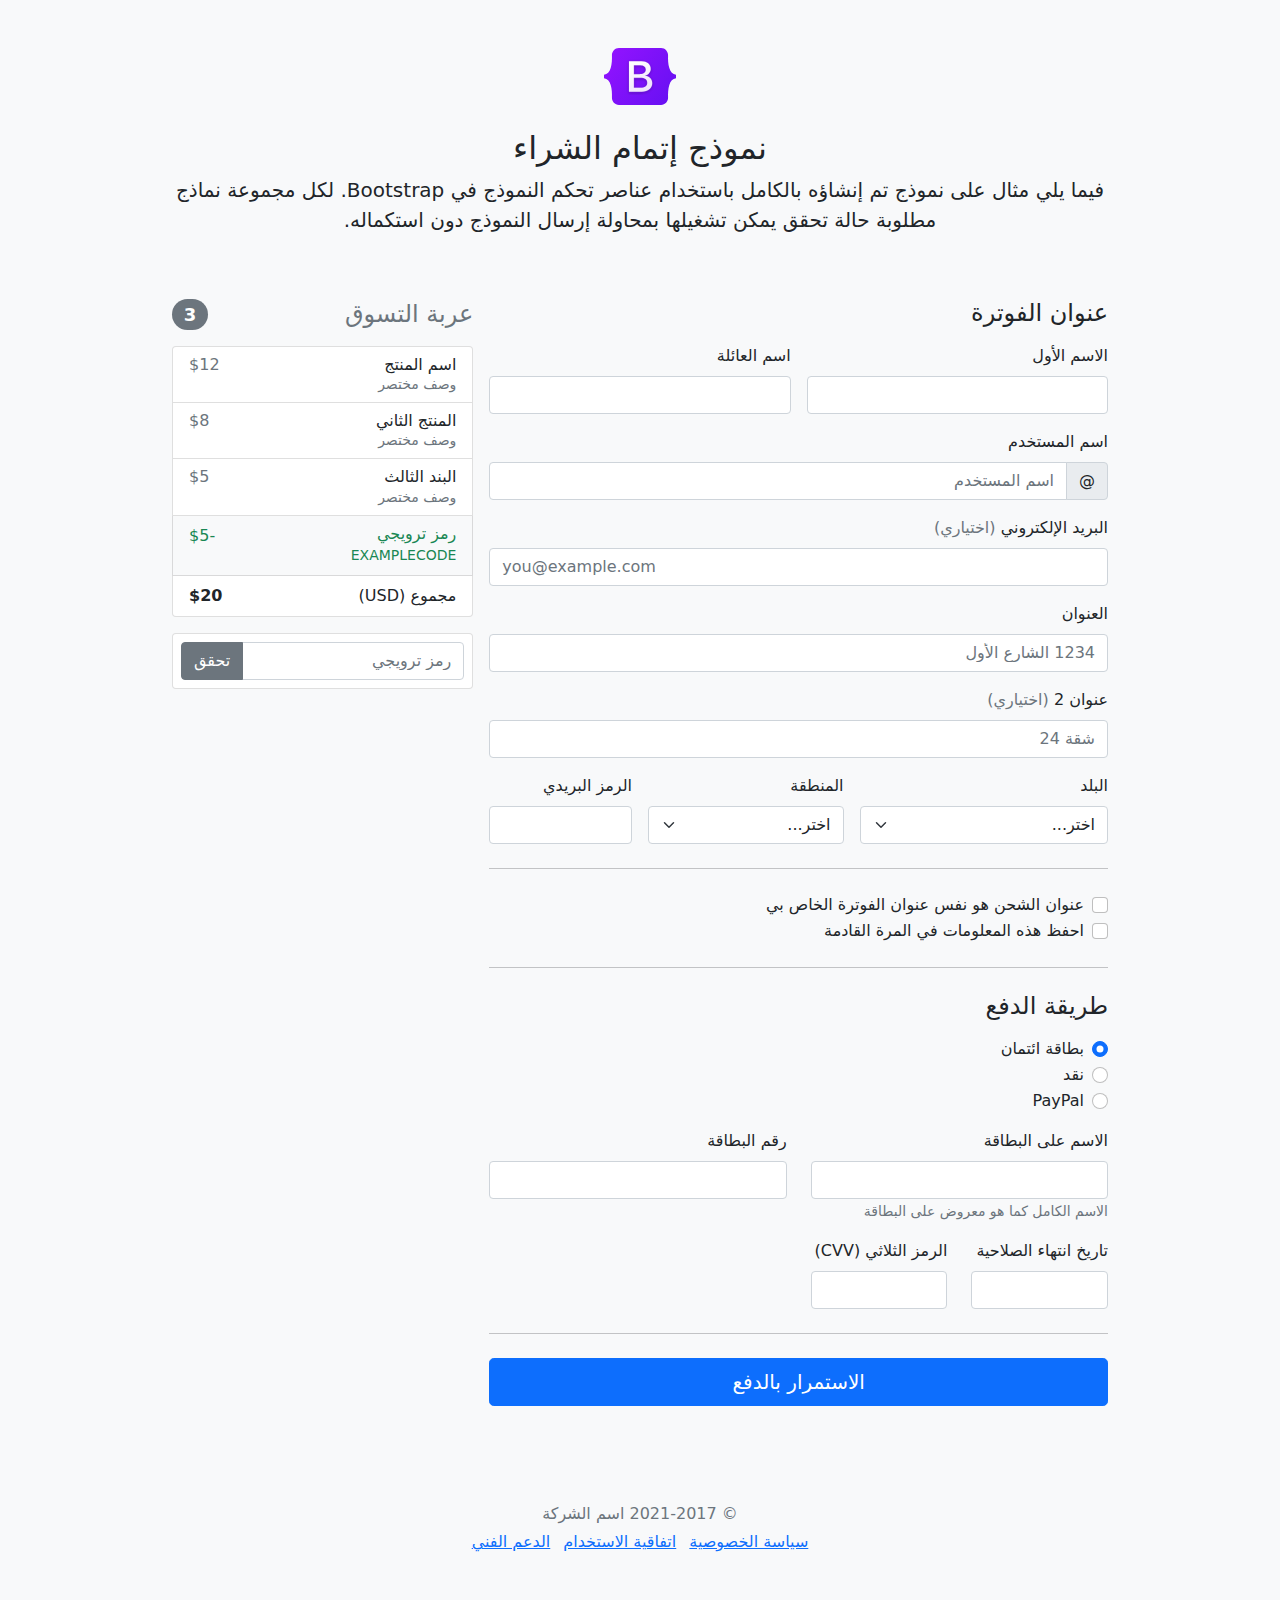
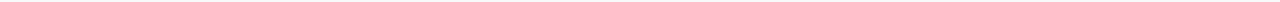
<file: bootstrap-5.1.3-examples/checkout-rtl/index.html>
<!doctype html>
<html lang="ar" dir="rtl">
  <head>
    <meta charset="utf-8">
    <meta name="viewport" content="width=device-width, initial-scale=1">
    <meta name="description" content="">
    <meta name="author" content="Mark Otto, Jacob Thornton, and Bootstrap contributors">
    <meta name="generator" content="Hugo 0.88.1">
    <title>مثال إتمام الشراء · Bootstrap v5.1</title>

    <link rel="canonical" href="https://getbootstrap.com/docs/5.1/examples/checkout-rtl/">

    

    <!-- Bootstrap core CSS -->
<link href="../assets/dist/css/bootstrap.rtl.min.css" rel="stylesheet">

    <style>
      .bd-placeholder-img {
        font-size: 1.125rem;
        text-anchor: middle;
        -webkit-user-select: none;
        -moz-user-select: none;
        user-select: none;
      }

      @media (min-width: 768px) {
        .bd-placeholder-img-lg {
          font-size: 3.5rem;
        }
      }
    </style>

    
    <!-- Custom styles for this template -->
    <link href="../checkout/form-validation.css" rel="stylesheet">
  </head>
  <body class="bg-light">
    
<div class="container">
  <main>
    <div class="py-5 text-center">
      <img class="d-block mx-auto mb-4" src="../assets/brand/bootstrap-logo.svg" alt="" width="72" height="57">
      <h2>نموذج إتمام الشراء</h2>
      <p class="lead">فيما يلي مثال على نموذج تم إنشاؤه بالكامل باستخدام عناصر تحكم النموذج في Bootstrap. لكل مجموعة نماذج مطلوبة حالة تحقق يمكن تشغيلها بمحاولة إرسال النموذج دون استكماله.</p>
    </div>

    <div class="row g-3">
      <div class="col-md-5 col-lg-4 order-md-last">
        <h4 class="d-flex justify-content-between align-items-center mb-3">
          <span class="text-muted">عربة التسوق</span>
          <span class="badge bg-secondary rounded-pill">3</span>
        </h4>
        <ul class="list-group mb-3">
          <li class="list-group-item d-flex justify-content-between lh-sm">
            <div>
              <h6 class="my-0">اسم المنتج</h6>
              <small class="text-muted">وصف مختصر</small>
            </div>
            <span class="text-muted">$12</span>
          </li>
          <li class="list-group-item d-flex justify-content-between lh-sm">
            <div>
              <h6 class="my-0">المنتج الثاني</h6>
              <small class="text-muted">وصف مختصر</small>
            </div>
            <span class="text-muted">$8</span>
          </li>
          <li class="list-group-item d-flex justify-content-between lh-sm">
            <div>
              <h6 class="my-0">البند الثالث</h6>
              <small class="text-muted">وصف مختصر</small>
            </div>
            <span class="text-muted">$5</span>
          </li>
          <li class="list-group-item d-flex justify-content-between bg-light">
            <div class="text-success">
              <h6 class="my-0">رمز ترويجي</h6>
              <small>EXAMPLECODE</small>
            </div>
            <span class="text-success">-$5</span>
          </li>
          <li class="list-group-item d-flex justify-content-between">
            <span>مجموع (USD)</span>
            <strong>$20</strong>
          </li>
        </ul>

        <form class="card p-2">
          <div class="input-group">
            <input type="text" class="form-control" placeholder="رمز ترويجي">
            <button type="submit" class="btn btn-secondary">تحقق</button>
          </div>
        </form>
      </div>
      <div class="col-md-7 col-lg-8">
        <h4 class="mb-3">عنوان الفوترة</h4>
        <form class="needs-validation" novalidate>
          <div class="row g-3">
            <div class="col-sm-6">
              <label for="firstName" class="form-label">الاسم الأول</label>
              <input type="text" class="form-control" id="firstName" placeholder="" value="" required>
              <div class="invalid-feedback">
                يرجى إدخال اسم أول صحيح.
              </div>
            </div>

            <div class="col-sm-6">
              <label for="lastName" class="form-label">اسم العائلة</label>
              <input type="text" class="form-control" id="lastName" placeholder="" value="" required>
              <div class="invalid-feedback">
                يرجى إدخال اسم عائلة صحيح.
              </div>
            </div>

            <div class="col-12">
              <label for="username" class="form-label">اسم المستخدم</label>
              <div class="input-group has-validation">
                <span class="input-group-text">@</span>
                <input type="text" class="form-control" id="username" placeholder="اسم المستخدم" required>
              <div class="invalid-feedback">
                اسم المستخدم الخاص بك مطلوب.
                </div>
              </div>
            </div>

            <div class="col-12">
              <label for="email" class="form-label">البريد الإلكتروني <span class="text-muted">(اختياري)</span></label>
              <input type="email" class="form-control" id="email" placeholder="you@example.com">
              <div class="invalid-feedback">
                يرجى إدخال عنوان بريد إلكتروني صحيح لتصلكم تحديثات الشحن.
              </div>
            </div>

            <div class="col-12">
              <label for="address" class="form-label">العنوان</label>
              <input type="text" class="form-control" id="address" placeholder="1234 الشارع الأول" required>
              <div class="invalid-feedback">
                يرجى إدخال عنوان الشحن الخاص بك.
              </div>
            </div>

            <div class="col-12">
              <label for="address2" class="form-label">عنوان 2 <span class="text-muted">(اختياري)</span></label>
              <input type="text" class="form-control" id="address2" placeholder="شقة 24">
            </div>

            <div class="col-md-5">
              <label for="country" class="form-label">البلد</label>
              <select class="form-select" id="country" required>
                <option value="">اختر...</option>
                <option>الولايات المتحدة الأمريكية</option>
              </select>
              <div class="invalid-feedback">
                يرجى اختيار بلد صحيح.
              </div>
            </div>

            <div class="col-md-4">
              <label for="state" class="form-label">المنطقة</label>
              <select class="form-select" id="state" required>
                <option value="">اختر...</option>
                <option>كاليفورنيا</option>
              </select>
              <div class="invalid-feedback">
                يرجى اختيار اسم منطقة صحيح.
              </div>
            </div>

            <div class="col-md-3">
              <label for="zip" class="form-label">الرمز البريدي</label>
              <input type="text" class="form-control" id="zip" placeholder="" required>
              <div class="invalid-feedback">
                الرمز البريدي مطلوب.
              </div>
            </div>
          </div>

          <hr class="my-4">

          <div class="form-check">
            <input type="checkbox" class="form-check-input" id="same-address">
            <label class="form-check-label" for="same-address">عنوان الشحن هو نفس عنوان الفوترة الخاص بي</label>
          </div>

          <div class="form-check">
            <input type="checkbox" class="form-check-input" id="save-info">
            <label class="form-check-label" for="save-info">احفظ هذه المعلومات في المرة القادمة</label>
          </div>

          <hr class="my-4">

          <h4 class="mb-3">طريقة الدفع</h4>

          <div class="my-3">
            <div class="form-check">
              <input id="credit" name="paymentMethod" type="radio" class="form-check-input" checked required>
              <label class="form-check-label" for="credit">بطاقة ائتمان</label>
            </div>
            <div class="form-check">
              <input id="cash" name="paymentMethod" type="radio" class="form-check-input" required>
              <label class="form-check-label" for="cash">نقد</label>
            </div>
            <div class="form-check">
              <input id="paypal" name="paymentMethod" type="radio" class="form-check-input" required>
              <label class="form-check-label" for="paypal">PayPal</label>
            </div>
          </div>

          <div class="row gy-3">
            <div class="col-md-6">
              <label for="cc-name" class="form-label">الاسم على البطاقة</label>
              <input type="text" class="form-control" id="cc-name" placeholder="" required>
              <small class="text-muted">الاسم الكامل كما هو معروض على البطاقة</small>
              <div class="invalid-feedback">
                الاسم على البطاقة مطلوب
              </div>
            </div>

            <div class="col-md-6">
              <label for="cc-number" class="form-label">رقم البطاقة</label>
              <input type="text" class="form-control" id="cc-number" placeholder="" required>
              <div class="invalid-feedback">
                رقم بطاقة الائتمان مطلوب
              </div>
            </div>

            <div class="col-md-3">
              <label for="cc-expiration" class="form-label">تاريخ انتهاء الصلاحية</label>
              <input type="text" class="form-control" id="cc-expiration" placeholder="" required>
              <div class="invalid-feedback">
                تاريخ انتهاء الصلاحية مطلوب
              </div>
            </div>

            <div class="col-md-3">
              <label for="cc-cvv" class="form-label">الرمز الثلاثي (CVV)</label>
              <input type="text" class="form-control" id="cc-cvv" placeholder="" required>
              <div class="invalid-feedback">
                رمز الحماية مطلوب
              </div>
            </div>
          </div>

          <hr class="my-4">

          <button class="w-100 btn btn-primary btn-lg" type="submit">الاستمرار بالدفع</button>
        </form>
      </div>
    </div>
  </main>
  <footer class="my-5 pt-5 text-muted text-center text-small">
    <p class="mb-1">&copy; 2021-2017 اسم الشركة</p>
    <ul class="list-inline">
      <li class="list-inline-item"><a href="#">سياسة الخصوصية</a></li>
      <li class="list-inline-item"><a href="#">اتفاقية الاستخدام</a></li>
      <li class="list-inline-item"><a href="#">الدعم الفني</a></li>
    </ul>
  </footer>
</div>


    <script src="../assets/dist/js/bootstrap.bundle.min.js"></script>

      <script src="../checkout/form-validation.js"></script>
  </body>
</html>
</file>
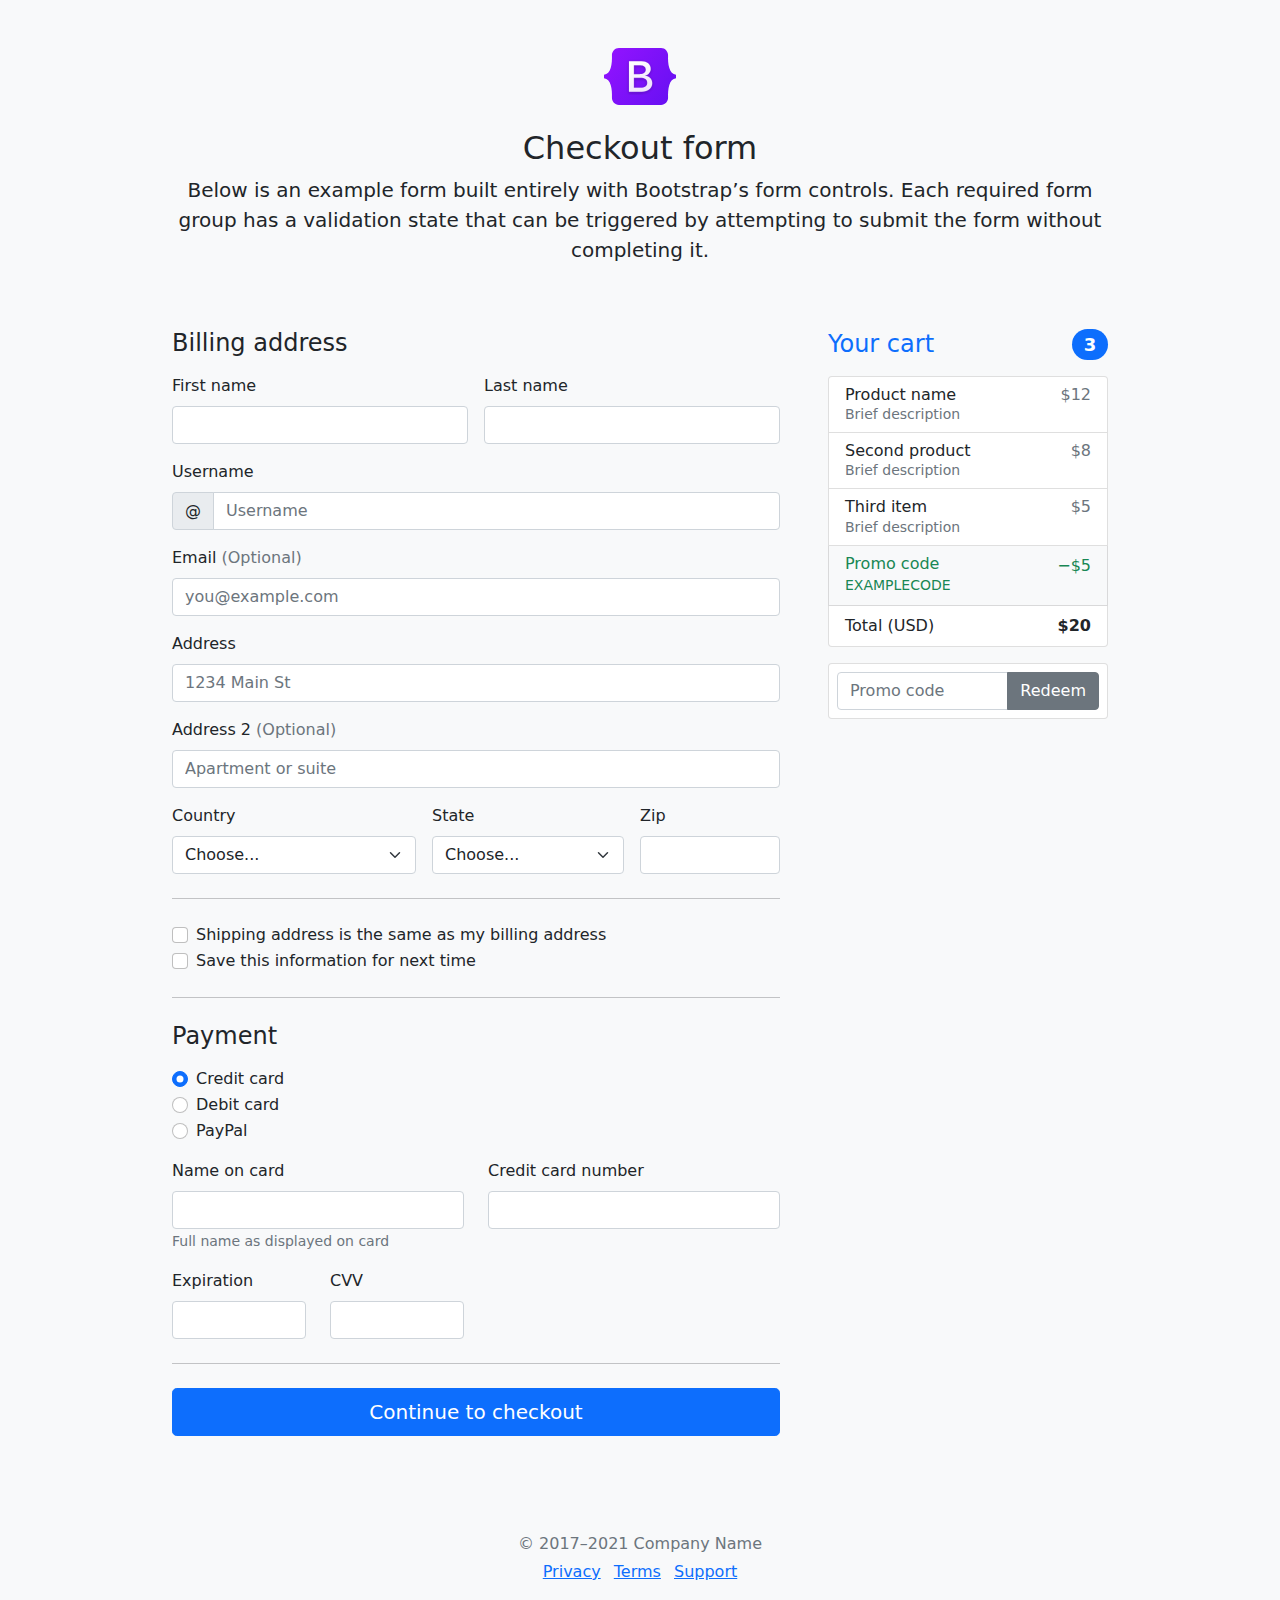
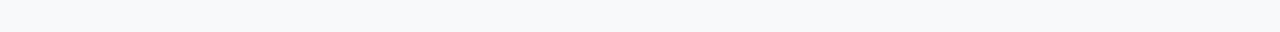
<file: bootstrap-5.1.3-examples/checkout/index.html>
<!doctype html>
<html lang="en">
  <head>
    <meta charset="utf-8">
    <meta name="viewport" content="width=device-width, initial-scale=1">
    <meta name="description" content="">
    <meta name="author" content="Mark Otto, Jacob Thornton, and Bootstrap contributors">
    <meta name="generator" content="Hugo 0.88.1">
    <title>Checkout example · Bootstrap v5.1</title>

    <link rel="canonical" href="https://getbootstrap.com/docs/5.1/examples/checkout/">

    

    <!-- Bootstrap core CSS -->
<link href="../assets/dist/css/bootstrap.min.css" rel="stylesheet">

    <style>
      .bd-placeholder-img {
        font-size: 1.125rem;
        text-anchor: middle;
        -webkit-user-select: none;
        -moz-user-select: none;
        user-select: none;
      }

      @media (min-width: 768px) {
        .bd-placeholder-img-lg {
          font-size: 3.5rem;
        }
      }
    </style>

    
    <!-- Custom styles for this template -->
    <link href="form-validation.css" rel="stylesheet">
  </head>
  <body class="bg-light">
    
<div class="container">
  <main>
    <div class="py-5 text-center">
      <img class="d-block mx-auto mb-4" src="../assets/brand/bootstrap-logo.svg" alt="" width="72" height="57">
      <h2>Checkout form</h2>
      <p class="lead">Below is an example form built entirely with Bootstrap’s form controls. Each required form group has a validation state that can be triggered by attempting to submit the form without completing it.</p>
    </div>

    <div class="row g-5">
      <div class="col-md-5 col-lg-4 order-md-last">
        <h4 class="d-flex justify-content-between align-items-center mb-3">
          <span class="text-primary">Your cart</span>
          <span class="badge bg-primary rounded-pill">3</span>
        </h4>
        <ul class="list-group mb-3">
          <li class="list-group-item d-flex justify-content-between lh-sm">
            <div>
              <h6 class="my-0">Product name</h6>
              <small class="text-muted">Brief description</small>
            </div>
            <span class="text-muted">$12</span>
          </li>
          <li class="list-group-item d-flex justify-content-between lh-sm">
            <div>
              <h6 class="my-0">Second product</h6>
              <small class="text-muted">Brief description</small>
            </div>
            <span class="text-muted">$8</span>
          </li>
          <li class="list-group-item d-flex justify-content-between lh-sm">
            <div>
              <h6 class="my-0">Third item</h6>
              <small class="text-muted">Brief description</small>
            </div>
            <span class="text-muted">$5</span>
          </li>
          <li class="list-group-item d-flex justify-content-between bg-light">
            <div class="text-success">
              <h6 class="my-0">Promo code</h6>
              <small>EXAMPLECODE</small>
            </div>
            <span class="text-success">−$5</span>
          </li>
          <li class="list-group-item d-flex justify-content-between">
            <span>Total (USD)</span>
            <strong>$20</strong>
          </li>
        </ul>

        <form class="card p-2">
          <div class="input-group">
            <input type="text" class="form-control" placeholder="Promo code">
            <button type="submit" class="btn btn-secondary">Redeem</button>
          </div>
        </form>
      </div>
      <div class="col-md-7 col-lg-8">
        <h4 class="mb-3">Billing address</h4>
        <form class="needs-validation" novalidate>
          <div class="row g-3">
            <div class="col-sm-6">
              <label for="firstName" class="form-label">First name</label>
              <input type="text" class="form-control" id="firstName" placeholder="" value="" required>
              <div class="invalid-feedback">
                Valid first name is required.
              </div>
            </div>

            <div class="col-sm-6">
              <label for="lastName" class="form-label">Last name</label>
              <input type="text" class="form-control" id="lastName" placeholder="" value="" required>
              <div class="invalid-feedback">
                Valid last name is required.
              </div>
            </div>

            <div class="col-12">
              <label for="username" class="form-label">Username</label>
              <div class="input-group has-validation">
                <span class="input-group-text">@</span>
                <input type="text" class="form-control" id="username" placeholder="Username" required>
              <div class="invalid-feedback">
                  Your username is required.
                </div>
              </div>
            </div>

            <div class="col-12">
              <label for="email" class="form-label">Email <span class="text-muted">(Optional)</span></label>
              <input type="email" class="form-control" id="email" placeholder="you@example.com">
              <div class="invalid-feedback">
                Please enter a valid email address for shipping updates.
              </div>
            </div>

            <div class="col-12">
              <label for="address" class="form-label">Address</label>
              <input type="text" class="form-control" id="address" placeholder="1234 Main St" required>
              <div class="invalid-feedback">
                Please enter your shipping address.
              </div>
            </div>

            <div class="col-12">
              <label for="address2" class="form-label">Address 2 <span class="text-muted">(Optional)</span></label>
              <input type="text" class="form-control" id="address2" placeholder="Apartment or suite">
            </div>

            <div class="col-md-5">
              <label for="country" class="form-label">Country</label>
              <select class="form-select" id="country" required>
                <option value="">Choose...</option>
                <option>United States</option>
              </select>
              <div class="invalid-feedback">
                Please select a valid country.
              </div>
            </div>

            <div class="col-md-4">
              <label for="state" class="form-label">State</label>
              <select class="form-select" id="state" required>
                <option value="">Choose...</option>
                <option>California</option>
              </select>
              <div class="invalid-feedback">
                Please provide a valid state.
              </div>
            </div>

            <div class="col-md-3">
              <label for="zip" class="form-label">Zip</label>
              <input type="text" class="form-control" id="zip" placeholder="" required>
              <div class="invalid-feedback">
                Zip code required.
              </div>
            </div>
          </div>

          <hr class="my-4">

          <div class="form-check">
            <input type="checkbox" class="form-check-input" id="same-address">
            <label class="form-check-label" for="same-address">Shipping address is the same as my billing address</label>
          </div>

          <div class="form-check">
            <input type="checkbox" class="form-check-input" id="save-info">
            <label class="form-check-label" for="save-info">Save this information for next time</label>
          </div>

          <hr class="my-4">

          <h4 class="mb-3">Payment</h4>

          <div class="my-3">
            <div class="form-check">
              <input id="credit" name="paymentMethod" type="radio" class="form-check-input" checked required>
              <label class="form-check-label" for="credit">Credit card</label>
            </div>
            <div class="form-check">
              <input id="debit" name="paymentMethod" type="radio" class="form-check-input" required>
              <label class="form-check-label" for="debit">Debit card</label>
            </div>
            <div class="form-check">
              <input id="paypal" name="paymentMethod" type="radio" class="form-check-input" required>
              <label class="form-check-label" for="paypal">PayPal</label>
            </div>
          </div>

          <div class="row gy-3">
            <div class="col-md-6">
              <label for="cc-name" class="form-label">Name on card</label>
              <input type="text" class="form-control" id="cc-name" placeholder="" required>
              <small class="text-muted">Full name as displayed on card</small>
              <div class="invalid-feedback">
                Name on card is required
              </div>
            </div>

            <div class="col-md-6">
              <label for="cc-number" class="form-label">Credit card number</label>
              <input type="text" class="form-control" id="cc-number" placeholder="" required>
              <div class="invalid-feedback">
                Credit card number is required
              </div>
            </div>

            <div class="col-md-3">
              <label for="cc-expiration" class="form-label">Expiration</label>
              <input type="text" class="form-control" id="cc-expiration" placeholder="" required>
              <div class="invalid-feedback">
                Expiration date required
              </div>
            </div>

            <div class="col-md-3">
              <label for="cc-cvv" class="form-label">CVV</label>
              <input type="text" class="form-control" id="cc-cvv" placeholder="" required>
              <div class="invalid-feedback">
                Security code required
              </div>
            </div>
          </div>

          <hr class="my-4">

          <button class="w-100 btn btn-primary btn-lg" type="submit">Continue to checkout</button>
        </form>
      </div>
    </div>
  </main>

  <footer class="my-5 pt-5 text-muted text-center text-small">
    <p class="mb-1">&copy; 2017–2021 Company Name</p>
    <ul class="list-inline">
      <li class="list-inline-item"><a href="#">Privacy</a></li>
      <li class="list-inline-item"><a href="#">Terms</a></li>
      <li class="list-inline-item"><a href="#">Support</a></li>
    </ul>
  </footer>
</div>


    <script src="../assets/dist/js/bootstrap.bundle.min.js"></script>

      <script src="form-validation.js"></script>
  </body>
</html>
</file>
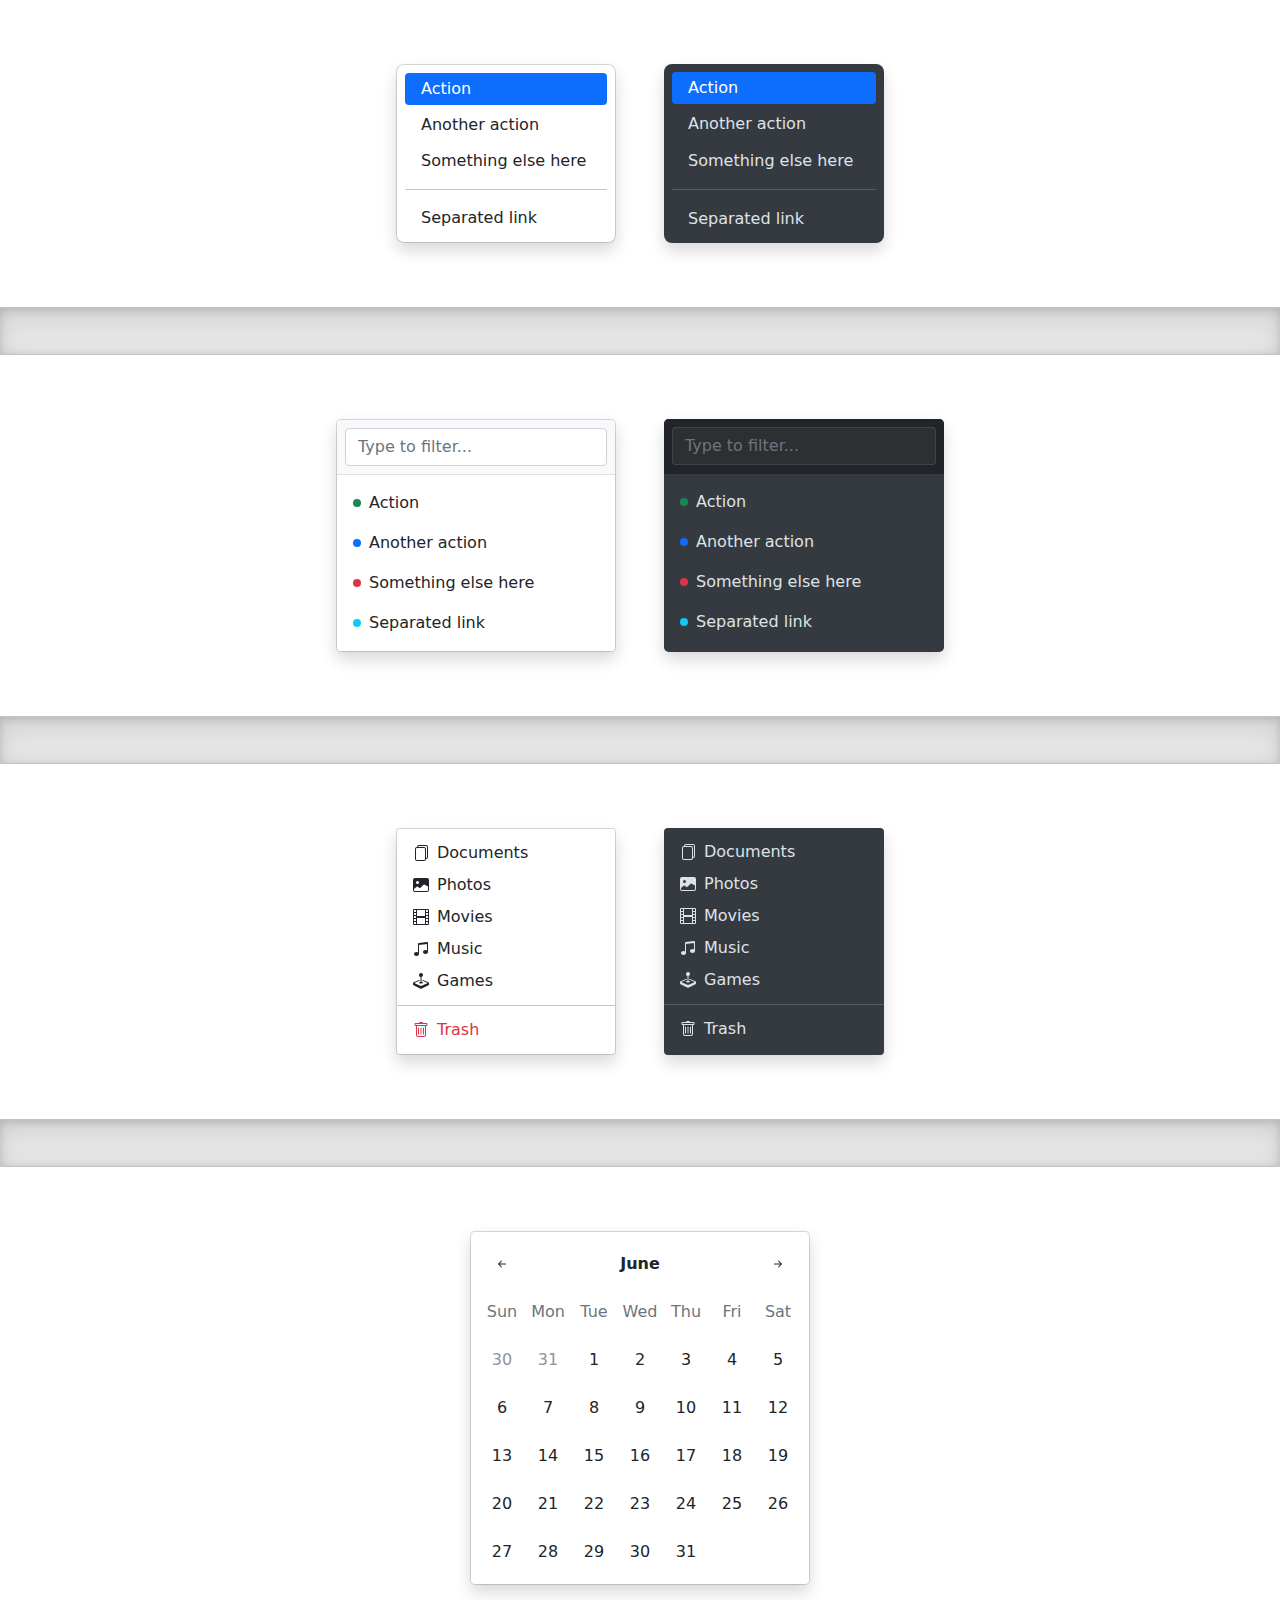
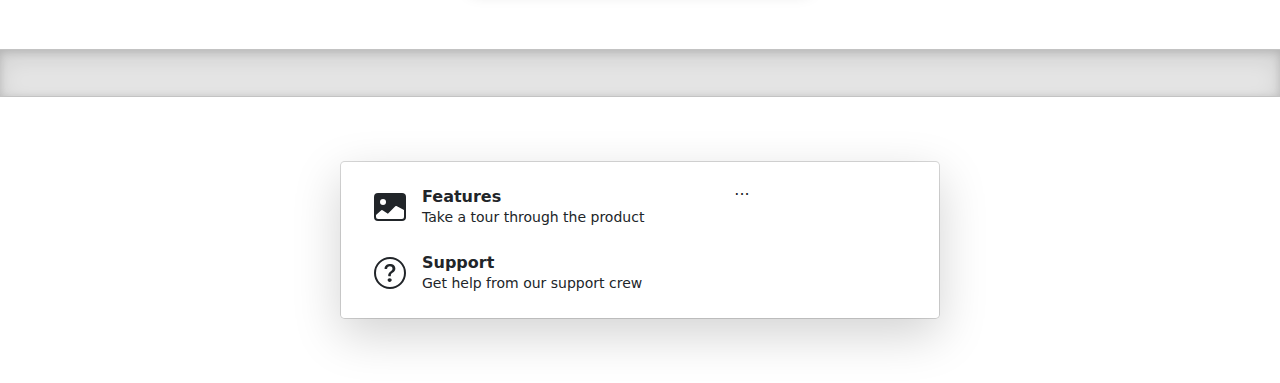
<file: bootstrap-5.1.3-examples/dropdowns/index.html>
<!doctype html>
<html lang="en">
  <head>
    <meta charset="utf-8">
    <meta name="viewport" content="width=device-width, initial-scale=1">
    <meta name="description" content="">
    <meta name="author" content="Mark Otto, Jacob Thornton, and Bootstrap contributors">
    <meta name="generator" content="Hugo 0.88.1">
    <title>Dropdowns · Bootstrap v5.1</title>

    <link rel="canonical" href="https://getbootstrap.com/docs/5.1/examples/dropdowns/">

    

    <!-- Bootstrap core CSS -->
<link href="../assets/dist/css/bootstrap.min.css" rel="stylesheet">

    <style>
      .bd-placeholder-img {
        font-size: 1.125rem;
        text-anchor: middle;
        -webkit-user-select: none;
        -moz-user-select: none;
        user-select: none;
      }

      @media (min-width: 768px) {
        .bd-placeholder-img-lg {
          font-size: 3.5rem;
        }
      }
    </style>

    
    <!-- Custom styles for this template -->
    <link href="dropdowns.css" rel="stylesheet">
  </head>
  <body>
    
<svg xmlns="http://www.w3.org/2000/svg" style="display: none;">
  <symbol id="bootstrap" viewBox="0 0 118 94">
    <title>Bootstrap</title>
    <path fill-rule="evenodd" clip-rule="evenodd" d="M24.509 0c-6.733 0-11.715 5.893-11.492 12.284.214 6.14-.064 14.092-2.066 20.577C8.943 39.365 5.547 43.485 0 44.014v5.972c5.547.529 8.943 4.649 10.951 11.153 2.002 6.485 2.28 14.437 2.066 20.577C12.794 88.106 17.776 94 24.51 94H93.5c6.733 0 11.714-5.893 11.491-12.284-.214-6.14.064-14.092 2.066-20.577 2.009-6.504 5.396-10.624 10.943-11.153v-5.972c-5.547-.529-8.934-4.649-10.943-11.153-2.002-6.484-2.28-14.437-2.066-20.577C105.214 5.894 100.233 0 93.5 0H24.508zM80 57.863C80 66.663 73.436 72 62.543 72H44a2 2 0 01-2-2V24a2 2 0 012-2h18.437c9.083 0 15.044 4.92 15.044 12.474 0 5.302-4.01 10.049-9.119 10.88v.277C75.317 46.394 80 51.21 80 57.863zM60.521 28.34H49.948v14.934h8.905c6.884 0 10.68-2.772 10.68-7.727 0-4.643-3.264-7.207-9.012-7.207zM49.948 49.2v16.458H60.91c7.167 0 10.964-2.876 10.964-8.281 0-5.406-3.903-8.178-11.425-8.178H49.948z"></path>
  </symbol>

  <symbol id="exclamation-triangle-fill" viewBox="0 0 16 16">
    <path d="M8.982 1.566a1.13 1.13 0 0 0-1.96 0L.165 13.233c-.457.778.091 1.767.98 1.767h13.713c.889 0 1.438-.99.98-1.767L8.982 1.566zM8 5c.535 0 .954.462.9.995l-.35 3.507a.552.552 0 0 1-1.1 0L7.1 5.995A.905.905 0 0 1 8 5zm.002 6a1 1 0 1 1 0 2 1 1 0 0 1 0-2z"/>
  </symbol>

  <symbol id="check2" viewBox="0 0 16 16">
    <path d="M13.854 3.646a.5.5 0 0 1 0 .708l-7 7a.5.5 0 0 1-.708 0l-3.5-3.5a.5.5 0 1 1 .708-.708L6.5 10.293l6.646-6.647a.5.5 0 0 1 .708 0z"/>
  </symbol>

  <symbol id="check2-circle" viewBox="0 0 16 16">
    <path d="M2.5 8a5.5 5.5 0 0 1 8.25-4.764.5.5 0 0 0 .5-.866A6.5 6.5 0 1 0 14.5 8a.5.5 0 0 0-1 0 5.5 5.5 0 1 1-11 0z"/>
    <path d="M15.354 3.354a.5.5 0 0 0-.708-.708L8 9.293 5.354 6.646a.5.5 0 1 0-.708.708l3 3a.5.5 0 0 0 .708 0l7-7z"/>
  </symbol>

  <symbol id="bookmark-star" viewBox="0 0 16 16">
    <path d="M7.84 4.1a.178.178 0 0 1 .32 0l.634 1.285a.178.178 0 0 0 .134.098l1.42.206c.145.021.204.2.098.303L9.42 6.993a.178.178 0 0 0-.051.158l.242 1.414a.178.178 0 0 1-.258.187l-1.27-.668a.178.178 0 0 0-.165 0l-1.27.668a.178.178 0 0 1-.257-.187l.242-1.414a.178.178 0 0 0-.05-.158l-1.03-1.001a.178.178 0 0 1 .098-.303l1.42-.206a.178.178 0 0 0 .134-.098L7.84 4.1z"/>
    <path d="M2 2a2 2 0 0 1 2-2h8a2 2 0 0 1 2 2v13.5a.5.5 0 0 1-.777.416L8 13.101l-5.223 2.815A.5.5 0 0 1 2 15.5V2zm2-1a1 1 0 0 0-1 1v12.566l4.723-2.482a.5.5 0 0 1 .554 0L13 14.566V2a1 1 0 0 0-1-1H4z"/>
  </symbol>

  <symbol id="grid-fill" viewBox="0 0 16 16">
    <path d="M1 2.5A1.5 1.5 0 0 1 2.5 1h3A1.5 1.5 0 0 1 7 2.5v3A1.5 1.5 0 0 1 5.5 7h-3A1.5 1.5 0 0 1 1 5.5v-3zm8 0A1.5 1.5 0 0 1 10.5 1h3A1.5 1.5 0 0 1 15 2.5v3A1.5 1.5 0 0 1 13.5 7h-3A1.5 1.5 0 0 1 9 5.5v-3zm-8 8A1.5 1.5 0 0 1 2.5 9h3A1.5 1.5 0 0 1 7 10.5v3A1.5 1.5 0 0 1 5.5 15h-3A1.5 1.5 0 0 1 1 13.5v-3zm8 0A1.5 1.5 0 0 1 10.5 9h3a1.5 1.5 0 0 1 1.5 1.5v3a1.5 1.5 0 0 1-1.5 1.5h-3A1.5 1.5 0 0 1 9 13.5v-3z"/>
  </symbol>

  <symbol id="stars" viewBox="0 0 16 16">
    <path d="M7.657 6.247c.11-.33.576-.33.686 0l.645 1.937a2.89 2.89 0 0 0 1.829 1.828l1.936.645c.33.11.33.576 0 .686l-1.937.645a2.89 2.89 0 0 0-1.828 1.829l-.645 1.936a.361.361 0 0 1-.686 0l-.645-1.937a2.89 2.89 0 0 0-1.828-1.828l-1.937-.645a.361.361 0 0 1 0-.686l1.937-.645a2.89 2.89 0 0 0 1.828-1.828l.645-1.937zM3.794 1.148a.217.217 0 0 1 .412 0l.387 1.162c.173.518.579.924 1.097 1.097l1.162.387a.217.217 0 0 1 0 .412l-1.162.387A1.734 1.734 0 0 0 4.593 5.69l-.387 1.162a.217.217 0 0 1-.412 0L3.407 5.69A1.734 1.734 0 0 0 2.31 4.593l-1.162-.387a.217.217 0 0 1 0-.412l1.162-.387A1.734 1.734 0 0 0 3.407 2.31l.387-1.162zM10.863.099a.145.145 0 0 1 .274 0l.258.774c.115.346.386.617.732.732l.774.258a.145.145 0 0 1 0 .274l-.774.258a1.156 1.156 0 0 0-.732.732l-.258.774a.145.145 0 0 1-.274 0l-.258-.774a1.156 1.156 0 0 0-.732-.732L9.1 2.137a.145.145 0 0 1 0-.274l.774-.258c.346-.115.617-.386.732-.732L10.863.1z"/>
  </symbol>

  <symbol id="film" viewBox="0 0 16 16">
    <path d="M0 1a1 1 0 0 1 1-1h14a1 1 0 0 1 1 1v14a1 1 0 0 1-1 1H1a1 1 0 0 1-1-1V1zm4 0v6h8V1H4zm8 8H4v6h8V9zM1 1v2h2V1H1zm2 3H1v2h2V4zM1 7v2h2V7H1zm2 3H1v2h2v-2zm-2 3v2h2v-2H1zM15 1h-2v2h2V1zm-2 3v2h2V4h-2zm2 3h-2v2h2V7zm-2 3v2h2v-2h-2zm2 3h-2v2h2v-2z"/>
  </symbol>

  <symbol id="joystick" viewBox="0 0 16 16">
    <path d="M10 2a2 2 0 0 1-1.5 1.937v5.087c.863.083 1.5.377 1.5.726 0 .414-.895.75-2 .75s-2-.336-2-.75c0-.35.637-.643 1.5-.726V3.937A2 2 0 1 1 10 2z"/>
    <path d="M0 9.665v1.717a1 1 0 0 0 .553.894l6.553 3.277a2 2 0 0 0 1.788 0l6.553-3.277a1 1 0 0 0 .553-.894V9.665c0-.1-.06-.19-.152-.23L9.5 6.715v.993l5.227 2.178a.125.125 0 0 1 .001.23l-5.94 2.546a2 2 0 0 1-1.576 0l-5.94-2.546a.125.125 0 0 1 .001-.23L6.5 7.708l-.013-.988L.152 9.435a.25.25 0 0 0-.152.23z"/>
  </symbol>

  <symbol id="music-note-beamed" viewBox="0 0 16 16">
    <path d="M6 13c0 1.105-1.12 2-2.5 2S1 14.105 1 13c0-1.104 1.12-2 2.5-2s2.5.896 2.5 2zm9-2c0 1.105-1.12 2-2.5 2s-2.5-.895-2.5-2 1.12-2 2.5-2 2.5.895 2.5 2z"/>
    <path fill-rule="evenodd" d="M14 11V2h1v9h-1zM6 3v10H5V3h1z"/>
    <path d="M5 2.905a1 1 0 0 1 .9-.995l8-.8a1 1 0 0 1 1.1.995V3L5 4V2.905z"/>
  </symbol>

  <symbol id="files" viewBox="0 0 16 16">
    <path d="M13 0H6a2 2 0 0 0-2 2 2 2 0 0 0-2 2v10a2 2 0 0 0 2 2h7a2 2 0 0 0 2-2 2 2 0 0 0 2-2V2a2 2 0 0 0-2-2zm0 13V4a2 2 0 0 0-2-2H5a1 1 0 0 1 1-1h7a1 1 0 0 1 1 1v10a1 1 0 0 1-1 1zM3 4a1 1 0 0 1 1-1h7a1 1 0 0 1 1 1v10a1 1 0 0 1-1 1H4a1 1 0 0 1-1-1V4z"/>
  </symbol>

  <symbol id="image-fill" viewBox="0 0 16 16">
    <path d="M.002 3a2 2 0 0 1 2-2h12a2 2 0 0 1 2 2v10a2 2 0 0 1-2 2h-12a2 2 0 0 1-2-2V3zm1 9v1a1 1 0 0 0 1 1h12a1 1 0 0 0 1-1V9.5l-3.777-1.947a.5.5 0 0 0-.577.093l-3.71 3.71-2.66-1.772a.5.5 0 0 0-.63.062L1.002 12zm5-6.5a1.5 1.5 0 1 0-3 0 1.5 1.5 0 0 0 3 0z"/>
  </symbol>

  <symbol id="trash" viewBox="0 0 16 16">
    <path d="M5.5 5.5A.5.5 0 0 1 6 6v6a.5.5 0 0 1-1 0V6a.5.5 0 0 1 .5-.5zm2.5 0a.5.5 0 0 1 .5.5v6a.5.5 0 0 1-1 0V6a.5.5 0 0 1 .5-.5zm3 .5a.5.5 0 0 0-1 0v6a.5.5 0 0 0 1 0V6z"/>
    <path fill-rule="evenodd" d="M14.5 3a1 1 0 0 1-1 1H13v9a2 2 0 0 1-2 2H5a2 2 0 0 1-2-2V4h-.5a1 1 0 0 1-1-1V2a1 1 0 0 1 1-1H6a1 1 0 0 1 1-1h2a1 1 0 0 1 1 1h3.5a1 1 0 0 1 1 1v1zM4.118 4 4 4.059V13a1 1 0 0 0 1 1h6a1 1 0 0 0 1-1V4.059L11.882 4H4.118zM2.5 3V2h11v1h-11z"/>
  </symbol>

  <symbol id="question-circle" viewBox="0 0 16 16">
    <path d="M8 15A7 7 0 1 1 8 1a7 7 0 0 1 0 14zm0 1A8 8 0 1 0 8 0a8 8 0 0 0 0 16z"/>
    <path d="M5.255 5.786a.237.237 0 0 0 .241.247h.825c.138 0 .248-.113.266-.25.09-.656.54-1.134 1.342-1.134.686 0 1.314.343 1.314 1.168 0 .635-.374.927-.965 1.371-.673.489-1.206 1.06-1.168 1.987l.003.217a.25.25 0 0 0 .25.246h.811a.25.25 0 0 0 .25-.25v-.105c0-.718.273-.927 1.01-1.486.609-.463 1.244-.977 1.244-2.056 0-1.511-1.276-2.241-2.673-2.241-1.267 0-2.655.59-2.75 2.286zm1.557 5.763c0 .533.425.927 1.01.927.609 0 1.028-.394 1.028-.927 0-.552-.42-.94-1.029-.94-.584 0-1.009.388-1.009.94z"/>
  </symbol>

  <symbol id="arrow-left-short" viewBox="0 0 16 16">
    <path fill-rule="evenodd" d="M12 8a.5.5 0 0 1-.5.5H5.707l2.147 2.146a.5.5 0 0 1-.708.708l-3-3a.5.5 0 0 1 0-.708l3-3a.5.5 0 1 1 .708.708L5.707 7.5H11.5a.5.5 0 0 1 .5.5z"/>
  </symbol>

  <symbol id="arrow-right-short" viewBox="0 0 16 16">
    <path fill-rule="evenodd" d="M4 8a.5.5 0 0 1 .5-.5h5.793L8.146 5.354a.5.5 0 1 1 .708-.708l3 3a.5.5 0 0 1 0 .708l-3 3a.5.5 0 0 1-.708-.708L10.293 8.5H4.5A.5.5 0 0 1 4 8z"/>
  </symbol>
</svg>

<div class="d-flex gap-5 justify-content-center" id="dropdownMacos">
  <ul class="dropdown-menu dropdown-menu-macos mx-0 shadow" style="width: 220px;">
    <li><a class="dropdown-item active" href="#">Action</a></li>
    <li><a class="dropdown-item" href="#">Another action</a></li>
    <li><a class="dropdown-item" href="#">Something else here</a></li>
    <li><hr class="dropdown-divider"></li>
    <li><a class="dropdown-item" href="#">Separated link</a></li>
  </ul>
  <ul class="dropdown-menu dropdown-menu-dark dropdown-menu-macos mx-0 border-0 shadow" style="width: 220px;">
    <li><a class="dropdown-item active" href="#">Action</a></li>
    <li><a class="dropdown-item" href="#">Another action</a></li>
    <li><a class="dropdown-item" href="#">Something else here</a></li>
    <li><hr class="dropdown-divider"></li>
    <li><a class="dropdown-item" href="#">Separated link</a></li>
  </ul>
</div>

<div class="b-example-divider"></div>


<div class="d-flex gap-5 justify-content-center" id="dropdownFilter">
  <div class="dropdown-menu pt-0 mx-0 rounded-3 shadow overflow-hidden" style="width: 280px;">
    <form class="p-2 mb-2 bg-light border-bottom">
      <input type="search" class="form-control" autocomplete="false" placeholder="Type to filter...">
    </form>
    <ul class="list-unstyled mb-0">
      <li><a class="dropdown-item d-flex align-items-center gap-2 py-2" href="#">
        <span class="d-inline-block bg-success rounded-circle" style="width: .5em; height: .5em;"></span>
        Action
      </a></li>
      <li><a class="dropdown-item d-flex align-items-center gap-2 py-2" href="#">
        <span class="d-inline-block bg-primary rounded-circle" style="width: .5em; height: .5em;"></span>
        Another action
      </a></li>
      <li><a class="dropdown-item d-flex align-items-center gap-2 py-2" href="#">
        <span class="d-inline-block bg-danger rounded-circle" style="width: .5em; height: .5em;"></span>
        Something else here
      </a></li>
      <li><a class="dropdown-item d-flex align-items-center gap-2 py-2" href="#">
        <span class="d-inline-block bg-info rounded-circle" style="width: .5em; height: .5em;"></span>
        Separated link
      </a></li>
    </ul>
  </div>

  <div class="dropdown-menu dropdown-menu-dark border-0 pt-0 mx-0 rounded-3 shadow overflow-hidden" style="width: 280px;">
    <form class="p-2 mb-2 bg-dark border-bottom border-dark">
      <input type="search" class="form-control form-control-dark" autocomplete="false" placeholder="Type to filter...">
    </form>
    <ul class="list-unstyled mb-0">
      <li><a class="dropdown-item d-flex align-items-center gap-2 py-2" href="#">
        <span class="d-inline-block bg-success rounded-circle" style="width: .5em; height: .5em;"></span>
        Action
      </a></li>
      <li><a class="dropdown-item d-flex align-items-center gap-2 py-2" href="#">
        <span class="d-inline-block bg-primary rounded-circle" style="width: .5em; height: .5em;"></span>
        Another action
      </a></li>
      <li><a class="dropdown-item d-flex align-items-center gap-2 py-2" href="#">
        <span class="d-inline-block bg-danger rounded-circle" style="width: .5em; height: .5em;"></span>
        Something else here
      </a></li>
      <li><a class="dropdown-item d-flex align-items-center gap-2 py-2" href="#">
        <span class="d-inline-block bg-info rounded-circle" style="width: .5em; height: .5em;"></span>
        Separated link
      </a></li>
    </ul>
  </div>
</div>

<div class="b-example-divider"></div>

<div class="d-flex gap-5 justify-content-center" id="dropdownIcons">
  <ul class="dropdown-menu mx-0 shadow" style="width: 220px;">
    <li>
      <a class="dropdown-item d-flex gap-2 align-items-center" href="#">
        <svg class="bi" width="16" height="16"><use xlink:href="#files"/></svg>
        Documents
      </a>
    </li>
    <li>
      <a class="dropdown-item d-flex gap-2 align-items-center" href="#">
        <svg class="bi" width="16" height="16"><use xlink:href="#image-fill"/></svg>
        Photos
      </a>
    </li>
    <li>
      <a class="dropdown-item d-flex gap-2 align-items-center" href="#">
        <svg class="bi" width="16" height="16"><use xlink:href="#film"/></svg>
        Movies
      </a>
    </li>
    <li>
      <a class="dropdown-item d-flex gap-2 align-items-center" href="#">
        <svg class="bi" width="16" height="16"><use xlink:href="#music-note-beamed"/></svg>
        Music
      </a>
    </li>
    <li>
      <a class="dropdown-item d-flex gap-2 align-items-center" href="#">
        <svg class="bi" width="16" height="16"><use xlink:href="#joystick"/></svg>
        Games
      </a>
    </li>
    <li><hr class="dropdown-divider"></li>
    <li>
      <a class="dropdown-item dropdown-item-danger d-flex gap-2 align-items-center" href="#">
        <svg class="bi" width="16" height="16"><use xlink:href="#trash"/></svg>
        Trash
      </a>
    </li>
  </ul>
  <ul class="dropdown-menu dropdown-menu-dark mx-0 border-0 shadow" style="width: 220px;">
    <li>
      <a class="dropdown-item d-flex gap-2 align-items-center" href="#">
        <svg class="bi" width="16" height="16"><use xlink:href="#files"/></svg>
        Documents
      </a>
    </li>
    <li>
      <a class="dropdown-item d-flex gap-2 align-items-center" href="#">
        <svg class="bi" width="16" height="16"><use xlink:href="#image-fill"/></svg>
        Photos
      </a>
    </li>
    <li>
      <a class="dropdown-item d-flex gap-2 align-items-center" href="#">
        <svg class="bi" width="16" height="16"><use xlink:href="#film"/></svg>
        Movies
      </a>
    </li>
    <li>
      <a class="dropdown-item d-flex gap-2 align-items-center" href="#">
        <svg class="bi" width="16" height="16"><use xlink:href="#music-note-beamed"/></svg>
        Music
      </a>
    </li>
    <li>
      <a class="dropdown-item d-flex gap-2 align-items-center" href="#">
        <svg class="bi" width="16" height="16"><use xlink:href="#joystick"/></svg>
        Games
      </a>
    </li>
    <li><hr class="dropdown-divider"></li>
    <li>
      <a class="dropdown-item d-flex gap-2 align-items-center" href="#">
        <svg class="bi" width="16" height="16"><use xlink:href="#trash"/></svg>
        Trash
      </a>
    </li>
  </ul>
</div>

<div class="b-example-divider"></div>

<div class="dropdown-menu p-2 shadow rounded-3" style="width: 340px" id="dropdownCalendar">
  <div class="d-grid gap-1">
    <div class="cal">
      <div class="cal-month">
        <button class="btn cal-btn" type="button">
          <svg class="bi" width="16" height="16"><use xlink:href="#arrow-left-short"/></svg>
        </button>
        <strong class="cal-month-name">June</strong>
        <select class="form-select cal-month-name d-none">
          <option value="January">January</option>
          <option value="February">February</option>
          <option value="March">March</option>
          <option value="April">April</option>
          <option value="May">May</option>
          <option selected value="June">June</option>
          <option value="July">July</option>
          <option value="August">August</option>
          <option value="September">September</option>
          <option value="October">October</option>
          <option value="November">November</option>
          <option value="December">December</option>
        </select>
        <button class="btn cal-btn" type="button">
          <svg class="bi" width="16" height="16"><use xlink:href="#arrow-right-short"/></svg>
        </button>
      </div>
      <div class="cal-weekdays text-muted">
        <div class="cal-weekday">Sun</div>
        <div class="cal-weekday">Mon</div>
        <div class="cal-weekday">Tue</div>
        <div class="cal-weekday">Wed</div>
        <div class="cal-weekday">Thu</div>
        <div class="cal-weekday">Fri</div>
        <div class="cal-weekday">Sat</div>
      </div>
      <div class="cal-days">
        <button class="btn cal-btn" disabled type="button">30</button>
        <button class="btn cal-btn" disabled type="button">31</button>

        <button class="btn cal-btn" type="button">1</button>
        <button class="btn cal-btn" type="button">2</button>
        <button class="btn cal-btn" type="button">3</button>
        <button class="btn cal-btn" type="button">4</button>
        <button class="btn cal-btn" type="button">5</button>
        <button class="btn cal-btn" type="button">6</button>
        <button class="btn cal-btn" type="button">7</button>

        <button class="btn cal-btn" type="button">8</button>
        <button class="btn cal-btn" type="button">9</button>
        <button class="btn cal-btn" type="button">10</button>
        <button class="btn cal-btn" type="button">11</button>
        <button class="btn cal-btn" type="button">12</button>
        <button class="btn cal-btn" type="button">13</button>
        <button class="btn cal-btn" type="button">14</button>

        <button class="btn cal-btn" type="button">15</button>
        <button class="btn cal-btn" type="button">16</button>
        <button class="btn cal-btn" type="button">17</button>
        <button class="btn cal-btn" type="button">18</button>
        <button class="btn cal-btn" type="button">19</button>
        <button class="btn cal-btn" type="button">20</button>
        <button class="btn cal-btn" type="button">21</button>

        <button class="btn cal-btn" type="button">22</button>
        <button class="btn cal-btn" type="button">23</button>
        <button class="btn cal-btn" type="button">24</button>
        <button class="btn cal-btn" type="button">25</button>
        <button class="btn cal-btn" type="button">26</button>
        <button class="btn cal-btn" type="button">27</button>
        <button class="btn cal-btn" type="button">28</button>

        <button class="btn cal-btn" type="button">29</button>
        <button class="btn cal-btn" type="button">30</button>
        <button class="btn cal-btn" type="button">31</button>
      </div>
    </div>
  </div>
</div>

<div class="b-example-divider"></div>

<div class="dropdown-menu d-flex align-items-stretch p-3 rounded-3 shadow-lg" style="width: 600px" id="dropdownMega">
  <nav class="d-grid gap-2 col-8">
    <a href="#" class="btn btn-hover-light d-flex align-items-center gap-3 py-2 px-3 lh-sm">
      <svg class="bi" width="32" height="32"><use xlink:href="#image-fill"/></svg>
      <div>
        <strong class="d-block">Features</strong>
        <small>Take a tour through the product</small>
      </div>
    </a>
    <a href="#" class="btn btn-hover-light d-flex align-items-center gap-3 py-2 px-3 lh-sm">
      <svg class="bi" width="32" height="32"><use xlink:href="#question-circle"/></svg>
      <div>
        <strong class="d-block">Support</strong>
        <small>Get help from our support crew</small>
      </div>
    </a>
  </nav>
  <div class="col-4">
    ...
  </div>
</div>

    <script src="../assets/dist/js/bootstrap.bundle.min.js"></script>

      
  </body>
</html>
</file>
<file: css/stylesheet.css>
/*AVAILABLE FONTS

  NUNITO
    ExtraLight 200 
    ExtraLight 200 Italic 
    Light 300 
    Light 300 Italic 
    Regular 400 
    Regular 400 Italic 
    Medium 500 
    Medium 500 Italic 
    SemiBold 600 
    SemiBold 600 Italic 
    Bold 700 
    Bold 700 Italic 
    ExtraBold 800 
    ExtraBold 800 Italic 
    Black 900 
    Black 900 Italic 

*/

body {
    font-family: 'Nunito', sans-serif !important;
}

a {
    text-decoration: none;
}

p {
    flex-basis: 100%;
}

footer {
    position: fixed;
  left: 0;
  bottom: 0;
  width: 100%;
  background-color: #212529;
  color: white;
  text-align: center;
  padding-top: 10px;
}

.navbar-brand {
    margin-left: 750px;
    font-size: 20px;
}

.navbar-nav {
    padding-left: 20px;
    font-size: 18px;
}

.active .nav-link {
    color: white !important;
    opacity: 100% !important;
}
  
.button2 {
    margin-top: 25px;
    padding: 12px 18px 12px 18px;
    background-color: #ff8f73;
    color: white;
    border: none;
}

  .button2:hover {
    margin-top: 25px;
    padding: 12px 18px 12px 18px;
    background-color: #ff8f73;
    color: white;
    border: none;
    box-shadow: 0 12px 16px 0 rgba(0,0,0,0.24), 0 17px 50px 0 rgba(0,0,0,0.19);
    display: block;
    align-self: center;
}

.button2 span {
    font-size: 18px;
}

.container {
    margin-top: 50px;
    display: flex;
    flex-wrap: wrap;
    justify-content: center;
    align-items: center;
    margin-bottom: 75px;
}

.page-heading {
    padding: 30px;
    display: flex;
    justify-content: center;
    align-items: center;
}

.full-width {
    width: 100%;
    height: auto;
}

.center {
    display: flex;
    justify-content: center;
    align-items: center;
}

.break {
    flex-basis: 100%;
}

.pre-reqs {
    padding-left: 350px;
}

.VSC_download {
    color: blue;
}

.card-container {
    display: flex;
    flex-wrap: wrap;
}

.card {
    margin-left: 10px;
}
</file>
<file: bootstrap-5.1.3-examples/blog/blog.rtl.css>
/* stylelint-disable selector-list-comma-newline-after */

.blog-header {
  line-height: 1;
  border-bottom: 1px solid #e5e5e5;
}

.blog-header-logo {
  font-family: Amiri, Georgia, "Times New Roman", serif;
  font-size: 2.25rem;
}

.blog-header-logo:hover {
  text-decoration: none;
}

h1, h2, h3, h4, h5, h6 {
  font-family: Amiri, Georgia, "Times New Roman", serif;
}

.display-4 {
  font-size: 2.5rem;
}
@media (min-width: 768px) {
  .display-4 {
    font-size: 3rem;
  }
}

.nav-scroller {
  position: relative;
  z-index: 2;
  height: 2.75rem;
  overflow-y: hidden;
}

.nav-scroller .nav {
  display: flex;
  flex-wrap: nowrap;
  padding-bottom: 1rem;
  margin-top: -1px;
  overflow-x: auto;
  text-align: center;
  white-space: nowrap;
  -webkit-overflow-scrolling: touch;
}

.nav-scroller .nav-link {
  padding-top: .75rem;
  padding-bottom: .75rem;
  font-size: .875rem;
}

.card-img-right {
  height: 100%;
  border-radius: 3px 0 0 3px;
}

.flex-auto {
  flex: 0 0 auto;
}

.h-250 { height: 250px; }
@media (min-width: 768px) {
  .h-md-250 { height: 250px; }
}

/* Pagination */
.blog-pagination {
  margin-bottom: 4rem;
}
.blog-pagination > .btn {
  border-radius: 2rem;
}

/*
 * Blog posts
 */
.blog-post {
  margin-bottom: 4rem;
}
.blog-post-title {
  margin-bottom: .25rem;
  font-size: 2.5rem;
}
.blog-post-meta {
  margin-bottom: 1.25rem;
  color: #727272;
}

/*
 * Footer
 */
.blog-footer {
  padding: 2.5rem 0;
  color: #727272;
  text-align: center;
  background-color: #f9f9f9;
  border-top: .05rem solid #e5e5e5;
}
.blog-footer p:last-child {
  margin-bottom: 0;
}
</file>
<file: bootstrap-5.1.3-examples/blog/blog.css>
/* stylelint-disable selector-list-comma-newline-after */

.blog-header {
  line-height: 1;
  border-bottom: 1px solid #e5e5e5;
}

.blog-header-logo {
  font-family: "Playfair Display", Georgia, "Times New Roman", serif/*rtl:Amiri, Georgia, "Times New Roman", serif*/;
  font-size: 2.25rem;
}

.blog-header-logo:hover {
  text-decoration: none;
}

h1, h2, h3, h4, h5, h6 {
  font-family: "Playfair Display", Georgia, "Times New Roman", serif/*rtl:Amiri, Georgia, "Times New Roman", serif*/;
}

.display-4 {
  font-size: 2.5rem;
}
@media (min-width: 768px) {
  .display-4 {
    font-size: 3rem;
  }
}

.nav-scroller {
  position: relative;
  z-index: 2;
  height: 2.75rem;
  overflow-y: hidden;
}

.nav-scroller .nav {
  display: flex;
  flex-wrap: nowrap;
  padding-bottom: 1rem;
  margin-top: -1px;
  overflow-x: auto;
  text-align: center;
  white-space: nowrap;
  -webkit-overflow-scrolling: touch;
}

.nav-scroller .nav-link {
  padding-top: .75rem;
  padding-bottom: .75rem;
  font-size: .875rem;
}

.card-img-right {
  height: 100%;
  border-radius: 0 3px 3px 0;
}

.flex-auto {
  flex: 0 0 auto;
}

.h-250 { height: 250px; }
@media (min-width: 768px) {
  .h-md-250 { height: 250px; }
}

/* Pagination */
.blog-pagination {
  margin-bottom: 4rem;
}
.blog-pagination > .btn {
  border-radius: 2rem;
}

/*
 * Blog posts
 */
.blog-post {
  margin-bottom: 4rem;
}
.blog-post-title {
  margin-bottom: .25rem;
  font-size: 2.5rem;
}
.blog-post-meta {
  margin-bottom: 1.25rem;
  color: #727272;
}

/*
 * Footer
 */
.blog-footer {
  padding: 2.5rem 0;
  color: #727272;
  text-align: center;
  background-color: #f9f9f9;
  border-top: .05rem solid #e5e5e5;
}
.blog-footer p:last-child {
  margin-bottom: 0;
}
</file>
<file: bootstrap-5.1.3-examples/carousel/carousel.rtl.css>
/* GLOBAL STYLES
-------------------------------------------------- */
/* Padding below the footer and lighter body text */

body {
  padding-top: 3rem;
  padding-bottom: 3rem;
  color: #5a5a5a;
}


/* CUSTOMIZE THE CAROUSEL
-------------------------------------------------- */

/* Carousel base class */
.carousel {
  margin-bottom: 4rem;
}
/* Since positioning the image, we need to help out the caption */
.carousel-caption {
  bottom: 3rem;
  z-index: 10;
}

/* Declare heights because of positioning of img element */
.carousel-item {
  height: 32rem;
}
.carousel-item > img {
  position: absolute;
  top: 0;
  right: 0;
  min-width: 100%;
  height: 32rem;
}


/* MARKETING CONTENT
-------------------------------------------------- */

/* Center align the text within the three columns below the carousel */
.marketing .col-lg-4 {
  margin-bottom: 1.5rem;
  text-align: center;
}
.marketing h2 {
  font-weight: 400;
}
.marketing .col-lg-4 p {
  margin-right: .75rem;
  margin-left: .75rem;
}


/* Featurettes
------------------------- */

.featurette-divider {
  margin: 5rem 0; /* Space out the Bootstrap <hr> more */
}

/* Thin out the marketing headings */
.featurette-heading {
  font-weight: 300;
  line-height: 1;
}


/* RESPONSIVE CSS
-------------------------------------------------- */

@media (min-width: 40em) {
  /* Bump up size of carousel content */
  .carousel-caption p {
    margin-bottom: 1.25rem;
    font-size: 1.25rem;
    line-height: 1.4;
  }

  .featurette-heading {
    font-size: 50px;
  }
}

@media (min-width: 62em) {
  .featurette-heading {
    margin-top: 7rem;
  }
}
</file>
<file: bootstrap-5.1.3-examples/carousel/carousel.css>
/* GLOBAL STYLES
-------------------------------------------------- */
/* Padding below the footer and lighter body text */

body {
  padding-top: 3rem;
  padding-bottom: 3rem;
  color: #5a5a5a;
}


/* CUSTOMIZE THE CAROUSEL
-------------------------------------------------- */

/* Carousel base class */
.carousel {
  margin-bottom: 4rem;
}
/* Since positioning the image, we need to help out the caption */
.carousel-caption {
  bottom: 3rem;
  z-index: 10;
}

/* Declare heights because of positioning of img element */
.carousel-item {
  height: 32rem;
}
.carousel-item > img {
  position: absolute;
  top: 0;
  left: 0;
  min-width: 100%;
  height: 32rem;
}


/* MARKETING CONTENT
-------------------------------------------------- */

/* Center align the text within the three columns below the carousel */
.marketing .col-lg-4 {
  margin-bottom: 1.5rem;
  text-align: center;
}
.marketing h2 {
  font-weight: 400;
}
/* rtl:begin:ignore */
.marketing .col-lg-4 p {
  margin-right: .75rem;
  margin-left: .75rem;
}
/* rtl:end:ignore */


/* Featurettes
------------------------- */

.featurette-divider {
  margin: 5rem 0; /* Space out the Bootstrap <hr> more */
}

/* Thin out the marketing headings */
.featurette-heading {
  font-weight: 300;
  line-height: 1;
  /* rtl:remove */
  letter-spacing: -.05rem;
}


/* RESPONSIVE CSS
-------------------------------------------------- */

@media (min-width: 40em) {
  /* Bump up size of carousel content */
  .carousel-caption p {
    margin-bottom: 1.25rem;
    font-size: 1.25rem;
    line-height: 1.4;
  }

  .featurette-heading {
    font-size: 50px;
  }
}

@media (min-width: 62em) {
  .featurette-heading {
    margin-top: 7rem;
  }
}
</file>
<file: bootstrap-5.1.3-examples/checkout/form-validation.css>
.container {
  max-width: 960px;
}
</file>
<file: bootstrap-5.1.3-examples/dropdowns/dropdowns.css>
.b-example-divider {
  height: 3rem;
  background-color: rgba(0, 0, 0, .1);
  border: solid rgba(0, 0, 0, .15);
  border-width: 1px 0;
  box-shadow: inset 0 .5em 1.5em rgba(0, 0, 0, .1), inset 0 .125em .5em rgba(0, 0, 0, .15);
}

.bi {
  vertical-align: -.125em;
  fill: currentColor;
}

.dropdown-menu {
  position: static;
  display: block;
  width: auto;
  margin: 4rem auto;
}

.dropdown-menu-macos {
  display: grid;
  gap: .25rem;
  padding: .5rem;
  border-radius: .5rem;
}
.dropdown-menu-macos .dropdown-item {
  border-radius: .25rem;
}

.dropdown-item-danger {
  color: var(--bs-red);
}
.dropdown-item-danger:hover,
.dropdown-item-danger:focus {
  color: #fff;
  background-color: var(--bs-red);
}
.dropdown-item-danger.active {
  background-color: var(--bs-red);
}

.btn-hover-light {
  text-align: left;
  background-color: var(--bs-white);
  border-radius: .25rem;
}
.btn-hover-light:hover,
.btn-hover-light:focus {
  color: var(--bs-blue);
  background-color: var(--bs-light);
}

.cal-month,
.cal-days,
.cal-weekdays {
  display: grid;
  grid-template-columns: repeat(7, 1fr);
  align-items: center;
}
.cal-month-name {
  grid-column-start: 2;
  grid-column-end: 7;
  text-align: center;
}
.cal-weekday,
.cal-btn {
  display: flex;
  flex-shrink: 0;
  align-items: center;
  justify-content: center;
  height: 3rem;
  padding: 0;
}
.cal-btn:not([disabled]) {
  font-weight: 500;
}
.cal-btn:hover,
.cal-btn:focus {
  background-color: rgba(0, 0, 0, .05);
}
.cal-btn[disabled] {
  opacity: .5;
}

.form-control-dark {
  background-color: rgba(255, 255, 255, .05);
  border-color: rgba(255, 255, 255, .15);
}
</file>
<file: bootstrap-5.1.3-examples/cheatsheet/cheatsheet.rtl.css>
body {
  scroll-behavior: smooth;
}

/**
 * Bootstrap "Journal code" icon
 * @link https://icons.getbootstrap.com/icons/journal-code/
 */
.bd-heading a::before {
  display: inline-block;
  width: 1em;
  height: 1em;
  margin-left: .25rem;
  content: "";
  background-image: url("data:image/svg+xml,%3Csvg xmlns='http://www.w3.org/2000/svg' fill='%25230d6efd' viewBox='0 0 16 16'%3E%3Cpath d='M4 1h8a2 2 0 0 1 2 2v10a2 2 0 0 1-2 2H4a2 2 0 0 1-2-2h1a1 1 0 0 0 1 1h8a1 1 0 0 0 1-1V3a1 1 0 0 0-1-1H4a1 1 0 0 0-1 1H2a2 2 0 0 1 2-2z'/%3E%3Cpath d='M2 5v-.5a.5.5 0 0 1 1 0V5h.5a.5.5 0 0 1 0 1h-2a.5.5 0 0 1 0-1H2zm0 3v-.5a.5.5 0 0 1 1 0V8h.5a.5.5 0 0 1 0 1h-2a.5.5 0 0 1 0-1H2zm0 3v-.5a.5.5 0 0 1 1 0v.5h.5a.5.5 0 0 1 0 1h-2a.5.5 0 0 1 0-1H2z'/%3E%3Cpath fill-rule='evenodd' d='M8.646 5.646a.5.5 0 0 1 .708 0l2 2a.5.5 0 0 1 0 .708l-2 2a.5.5 0 0 1-.708-.708L10.293 8 8.646 6.354a.5.5 0 0 1 0-.708zm-1.292 0a.5.5 0 0 0-.708 0l-2 2a.5.5 0 0 0 0 .708l2 2a.5.5 0 0 0 .708-.708L5.707 8l1.647-1.646a.5.5 0 0 0 0-.708z'/%3E%3C/svg%3E");
  background-size: 1em;
}

/* stylelint-disable-next-line selector-max-universal */
.bd-heading + div > * + * {
  margin-top: 3rem;
}

/* Table of contents */
.bd-aside a {
  padding: .1875rem .5rem;
  margin-top: .125rem;
  margin-right: .3125rem;
  color: rgba(0, 0, 0, .65);
  text-decoration: none;
}

.bd-aside a:hover,
.bd-aside a:focus {
  color: rgba(0, 0, 0, .85);
  background-color: rgba(121, 82, 179, .1);
}

.bd-aside .active {
  font-weight: 600;
  color: rgba(0, 0, 0, .85);
}

.bd-aside .btn {
  padding: .25rem .5rem;
  font-weight: 600;
  color: rgba(0, 0, 0, .65);
  border: 0;
}

.bd-aside .btn:hover,
.bd-aside .btn:focus {
  color: rgba(0, 0, 0, .85);
  background-color: rgba(121, 82, 179, .1);
}

.bd-aside .btn:focus {
  box-shadow: 0 0 0 1px rgba(121, 82, 179, .7);
}

.bd-aside .btn::before {
  width: 1.25em;
  line-height: 0;
  content: url("data:image/svg+xml,%3csvg xmlns='http://www.w3.org/2000/svg' width='16' height='16' viewBox='0 0 16 16'%3e%3cpath fill='none' stroke='rgba%280,0,0,.5%29' stroke-linecap='round' stroke-linejoin='round' stroke-width='2' d='M5 14l6-6-6-6'/%3e%3c/svg%3e");
  transition: transform .35s ease;
  transform: rotate(180deg) translateX(-2px);
  transform-origin: .5em 50%;
}

.bd-aside .btn[aria-expanded="true"]::before {
  transform: rotate(90deg);
}


/* Examples */
.scrollspy-example {
  position: relative;
  height: 200px;
  margin-top: .5rem;
  overflow: auto;
}

[id="modal"] .bd-example .btn,
[id="buttons"] .bd-example .btn,
[id="tooltips"] .bd-example .btn,
[id="popovers"] .bd-example .btn,
[id="dropdowns"] .bd-example .btn-group,
[id="dropdowns"] .bd-example .dropdown,
[id="dropdowns"] .bd-example .dropup,
[id="dropdowns"] .bd-example .dropend,
[id="dropdowns"] .bd-example .dropstart {
  margin: 0 0 1rem 1rem;
}

/* Layout */
@media (min-width: 1200px) {
  body {
    display: grid;
    gap: 1rem;
    grid-template-columns: 1fr 4fr 1fr;
    grid-template-rows: auto;
  }

  .bd-header {
    position: fixed;
    top: 0;
    right: 0;
    left: 0;
    z-index: 1030;
    grid-column: 1 / span 3;
  }

  .bd-aside,
  .bd-cheatsheet {
    padding-top: 4rem;
  }

  /**
   * 1. Too bad only Firefox supports subgrids ATM
   */
  .bd-cheatsheet,
  .bd-cheatsheet section,
  .bd-cheatsheet article {
    display: inherit; /* 1 */
    gap: inherit; /* 1 */
    grid-template-columns: 1fr 4fr;
    grid-column: 1 / span 2;
    grid-template-rows: auto;
  }

  .bd-aside {
    grid-area: 1 / 3;
    scroll-margin-top: 4rem;
  }

  .bd-cheatsheet section,
  .bd-cheatsheet section > h2 {
    top: 2rem;
    scroll-margin-top: 2rem;
  }

  .bd-cheatsheet section > h2::before {
    position: absolute;
    top: 0;
    right: 0;
    bottom: -2rem;
    left: 0;
    z-index: -1;
    content: "";
    background-image: linear-gradient(to bottom, rgba(255, 255, 255, 1) calc(100% - 3rem), rgba(255, 255, 255, .01));
  }

  .bd-cheatsheet article,
  .bd-cheatsheet .bd-heading {
    top: 8rem;
    scroll-margin-top: 8rem;
  }

  .bd-cheatsheet .bd-heading {
    z-index: 1;
  }
}
</file>
